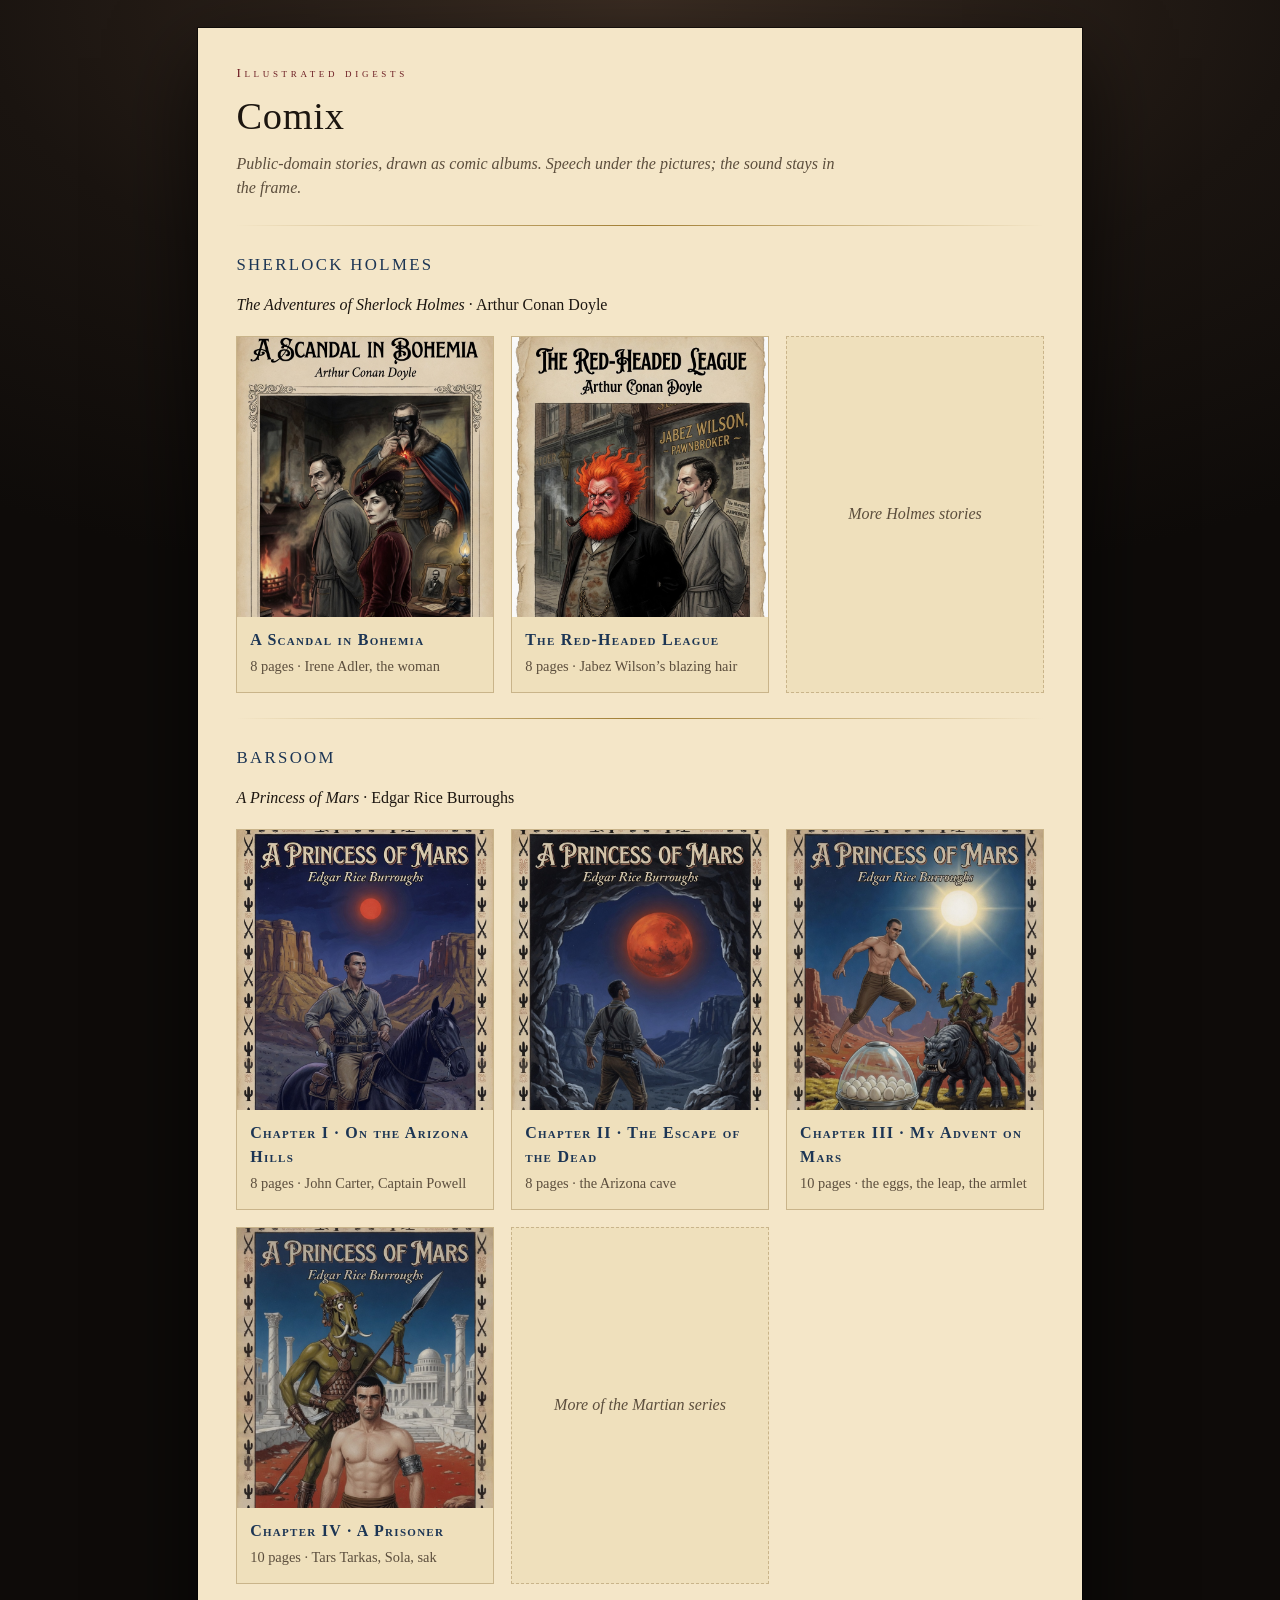
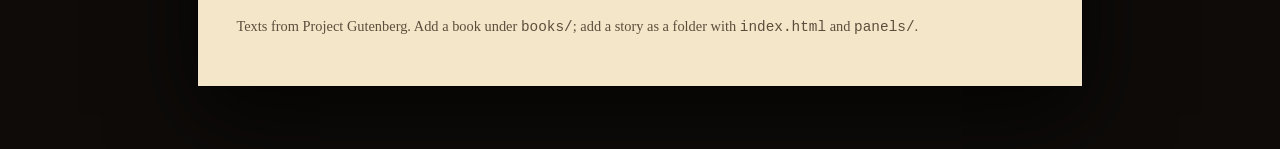
<file: index.html>
<!DOCTYPE html>
<html lang="en">
<head>
<meta charset="utf-8">
<meta name="viewport" content="width=device-width, initial-scale=1">
<title>Comix</title>
<link rel="stylesheet" href="/css/site.css">
</head>
<body>
<div class="wrap">
  <article class="sheet">
    <p class="kicker">Illustrated digests</p>
    <h1>Comix</h1>
    <p class="lede">Public-domain stories, drawn as comic albums. Speech under the pictures; the sound stays in the frame.</p>
    <hr class="rule">

    <h2>Sherlock Holmes</h2>
    <p class="book-head"><em>The Adventures of Sherlock Holmes</em> · Arthur Conan Doyle</p>
    <div class="grid">
      <a class="card" href="/books/sherlock-holmes/a-scandal-in-bohemia/">
        <img src="/books/sherlock-holmes/a-scandal-in-bohemia/panels/00-cover.jpg" alt="A Scandal in Bohemia">
        <div class="meta">
          <strong>A Scandal in Bohemia</strong>
          <span>8 pages · Irene Adler, the woman</span>
        </div>
      </a>
      <a class="card" href="/books/sherlock-holmes/the-red-headed-league/">
        <img src="/books/sherlock-holmes/the-red-headed-league/panels/00-cover.jpg" alt="The Red-Headed League">
        <div class="meta">
          <strong>The Red-Headed League</strong>
          <span>8 pages · Jabez Wilson’s blazing hair</span>
        </div>
      </a>
      <a class="card ghost" href="/books/sherlock-holmes/">
        More Holmes stories
      </a>
    </div>

    <hr class="rule">

    <h2>Barsoom</h2>
    <p class="book-head"><em>A Princess of Mars</em> · Edgar Rice Burroughs</p>
    <div class="grid">
      <a class="card" href="/books/barsoom/a-princess-of-mars/chapter-01/">
        <img src="/books/barsoom/a-princess-of-mars/chapter-01/panels/00-cover.jpg" alt="A Princess of Mars, Chapter I">
        <div class="meta">
          <strong>Chapter I · On the Arizona Hills</strong>
          <span>8 pages · John Carter, Captain Powell</span>
        </div>
      </a>
      <a class="card" href="/books/barsoom/a-princess-of-mars/chapter-02/">
        <img src="/books/barsoom/a-princess-of-mars/chapter-02/panels/00-cover.jpg" alt="A Princess of Mars, Chapter II">
        <div class="meta">
          <strong>Chapter II · The Escape of the Dead</strong>
          <span>8 pages · the Arizona cave</span>
        </div>
      </a>
      <a class="card" href="/books/barsoom/a-princess-of-mars/chapter-03/">
        <img src="/books/barsoom/a-princess-of-mars/chapter-03/panels/00-cover.jpg" alt="A Princess of Mars, Chapter III">
        <div class="meta">
          <strong>Chapter III · My Advent on Mars</strong>
          <span>10 pages · the eggs, the leap, the armlet</span>
        </div>
      </a>
      <a class="card" href="/books/barsoom/a-princess-of-mars/chapter-04/">
        <img src="/books/barsoom/a-princess-of-mars/chapter-04/panels/00-cover.jpg" alt="A Princess of Mars, Chapter IV">
        <div class="meta">
          <strong>Chapter IV · A Prisoner</strong>
          <span>10 pages · Tars Tarkas, Sola, sak</span>
        </div>
      </a>
      <a class="card ghost" href="/books/barsoom/">
        More of the Martian series
      </a>
    </div>

    <footer>
      Texts from Project Gutenberg. Add a book under <code>books/</code>; add a story as a folder with <code>index.html</code> and <code>panels/</code>.
    </footer>
  </article>
</div>
</body>
</html>
</file>
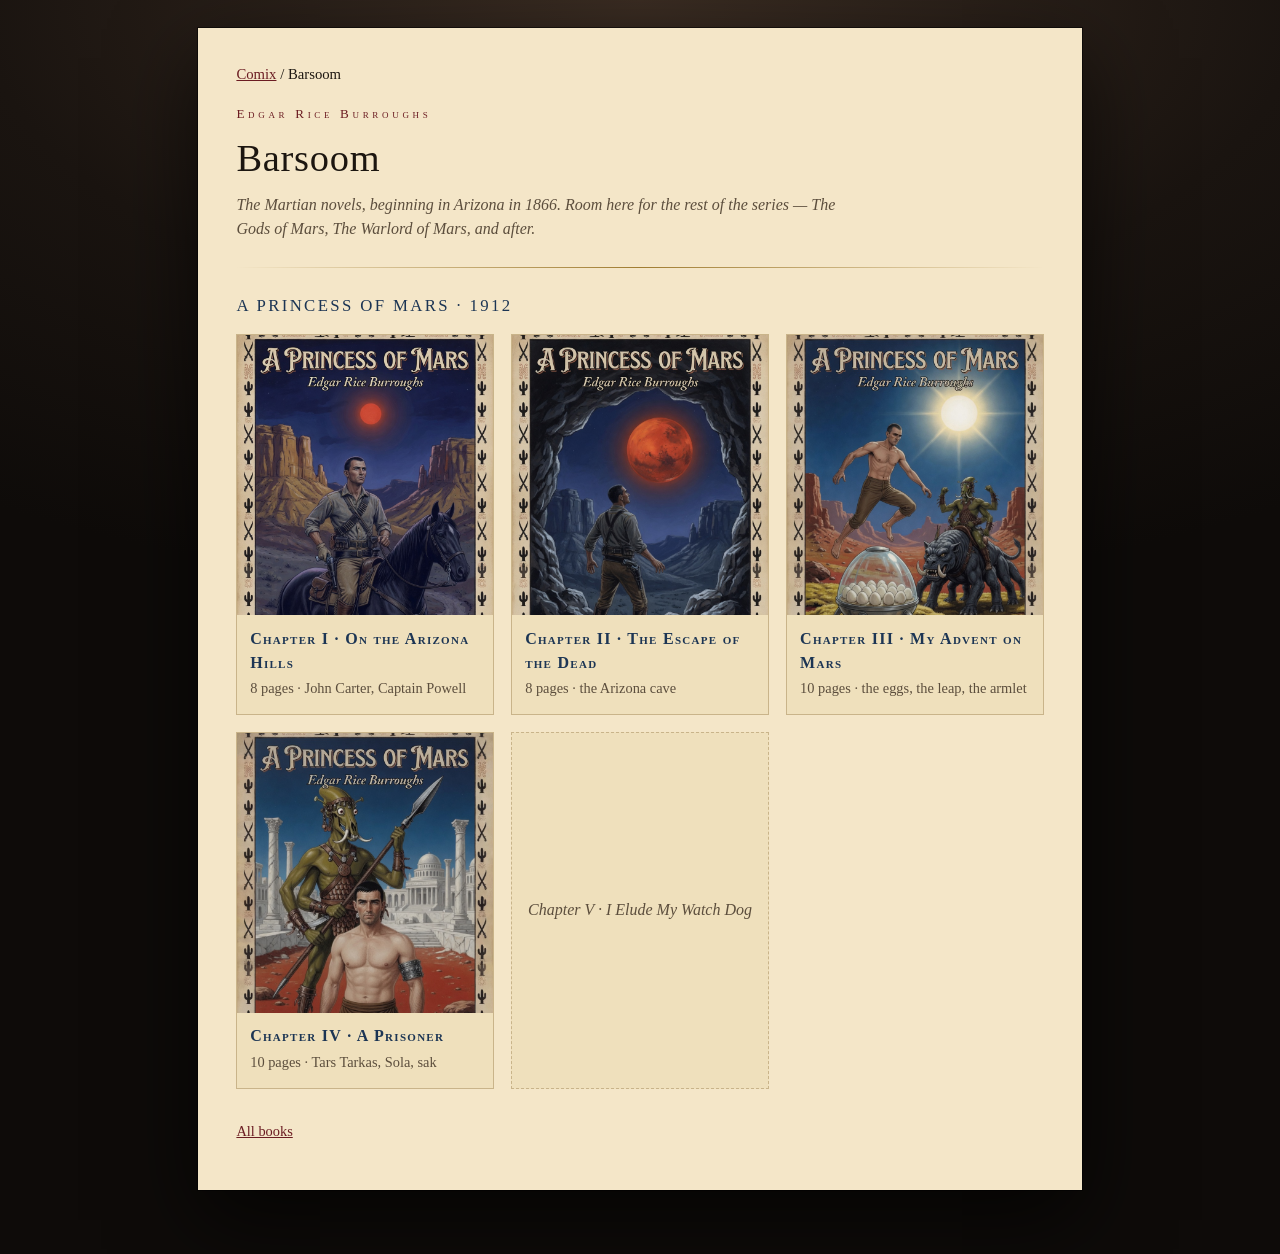
<file: books/barsoom/index.html>
<!DOCTYPE html>
<html lang="en">
<head>
<meta charset="utf-8">
<meta name="viewport" content="width=device-width, initial-scale=1">
<title>Barsoom — Comix</title>
<link rel="stylesheet" href="/css/site.css">
</head>
<body>
<div class="wrap">
  <article class="sheet">
    <p class="crumbs"><a href="/">Comix</a> / Barsoom</p>
    <p class="kicker">Edgar Rice Burroughs</p>
    <h1>Barsoom</h1>
    <p class="lede">The Martian novels, beginning in Arizona in 1866. Room here for the rest of the series — <em>The Gods of Mars</em>, <em>The Warlord of Mars</em>, and after.</p>
    <hr class="rule">
    <h2>A Princess of Mars · 1912</h2>
    <div class="grid">
      <a class="card" href="/books/barsoom/a-princess-of-mars/chapter-01/">
        <img src="/books/barsoom/a-princess-of-mars/chapter-01/panels/00-cover.jpg" alt="A Princess of Mars, Chapter I">
        <div class="meta">
          <strong>Chapter I · On the Arizona Hills</strong>
          <span>8 pages · John Carter, Captain Powell</span>
        </div>
      </a>
      <a class="card" href="/books/barsoom/a-princess-of-mars/chapter-02/">
        <img src="/books/barsoom/a-princess-of-mars/chapter-02/panels/00-cover.jpg" alt="A Princess of Mars, Chapter II">
        <div class="meta">
          <strong>Chapter II · The Escape of the Dead</strong>
          <span>8 pages · the Arizona cave</span>
        </div>
      </a>
      <a class="card" href="/books/barsoom/a-princess-of-mars/chapter-03/">
        <img src="/books/barsoom/a-princess-of-mars/chapter-03/panels/00-cover.jpg" alt="A Princess of Mars, Chapter III">
        <div class="meta">
          <strong>Chapter III · My Advent on Mars</strong>
          <span>10 pages · the eggs, the leap, the armlet</span>
        </div>
      </a>
      <a class="card" href="/books/barsoom/a-princess-of-mars/chapter-04/">
        <img src="/books/barsoom/a-princess-of-mars/chapter-04/panels/00-cover.jpg" alt="A Princess of Mars, Chapter IV">
        <div class="meta">
          <strong>Chapter IV · A Prisoner</strong>
          <span>10 pages · Tars Tarkas, Sola, sak</span>
        </div>
      </a>
      <div class="card ghost">Chapter V · I Elude My Watch Dog</div>
    </div>
    <footer><a href="/">All books</a></footer>
  </article>
</div>
</body>
</html>
</file>
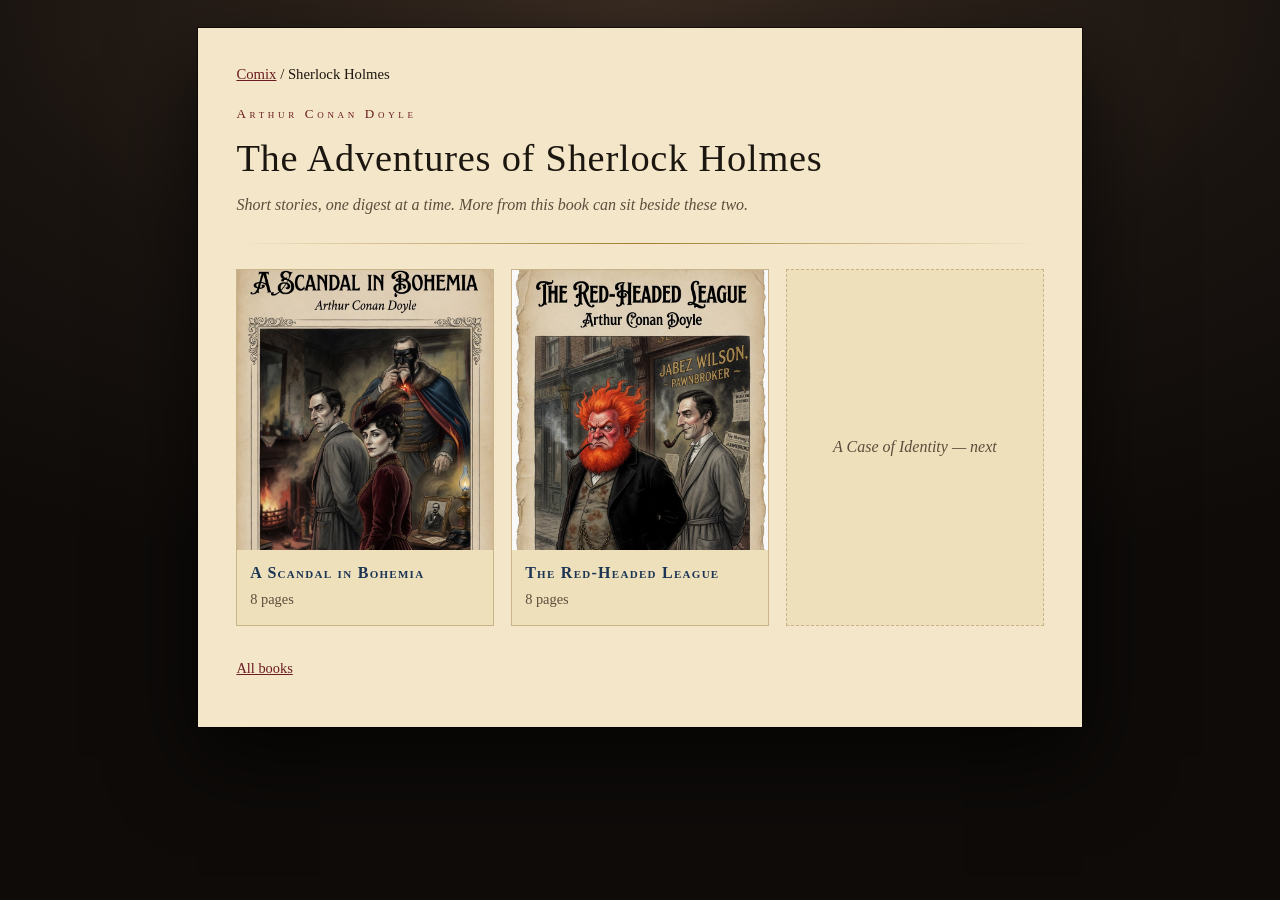
<file: books/sherlock-holmes/index.html>
<!DOCTYPE html>
<html lang="en">
<head>
<meta charset="utf-8">
<meta name="viewport" content="width=device-width, initial-scale=1">
<title>Sherlock Holmes — Comix</title>
<link rel="stylesheet" href="/css/site.css">
</head>
<body>
<div class="wrap">
  <article class="sheet">
    <p class="crumbs"><a href="/">Comix</a> / Sherlock Holmes</p>
    <p class="kicker">Arthur Conan Doyle</p>
    <h1>The Adventures of Sherlock Holmes</h1>
    <p class="lede">Short stories, one digest at a time. More from this book can sit beside these two.</p>
    <hr class="rule">
    <div class="grid">
      <a class="card" href="/books/sherlock-holmes/a-scandal-in-bohemia/">
        <img src="/books/sherlock-holmes/a-scandal-in-bohemia/panels/00-cover.jpg" alt="A Scandal in Bohemia">
        <div class="meta">
          <strong>A Scandal in Bohemia</strong>
          <span>8 pages</span>
        </div>
      </a>
      <a class="card" href="/books/sherlock-holmes/the-red-headed-league/">
        <img src="/books/sherlock-holmes/the-red-headed-league/panels/00-cover.jpg" alt="The Red-Headed League">
        <div class="meta">
          <strong>The Red-Headed League</strong>
          <span>8 pages</span>
        </div>
      </a>
      <div class="card ghost">A Case of Identity — next</div>
    </div>
    <footer><a href="/">All books</a></footer>
  </article>
</div>
</body>
</html>
</file>
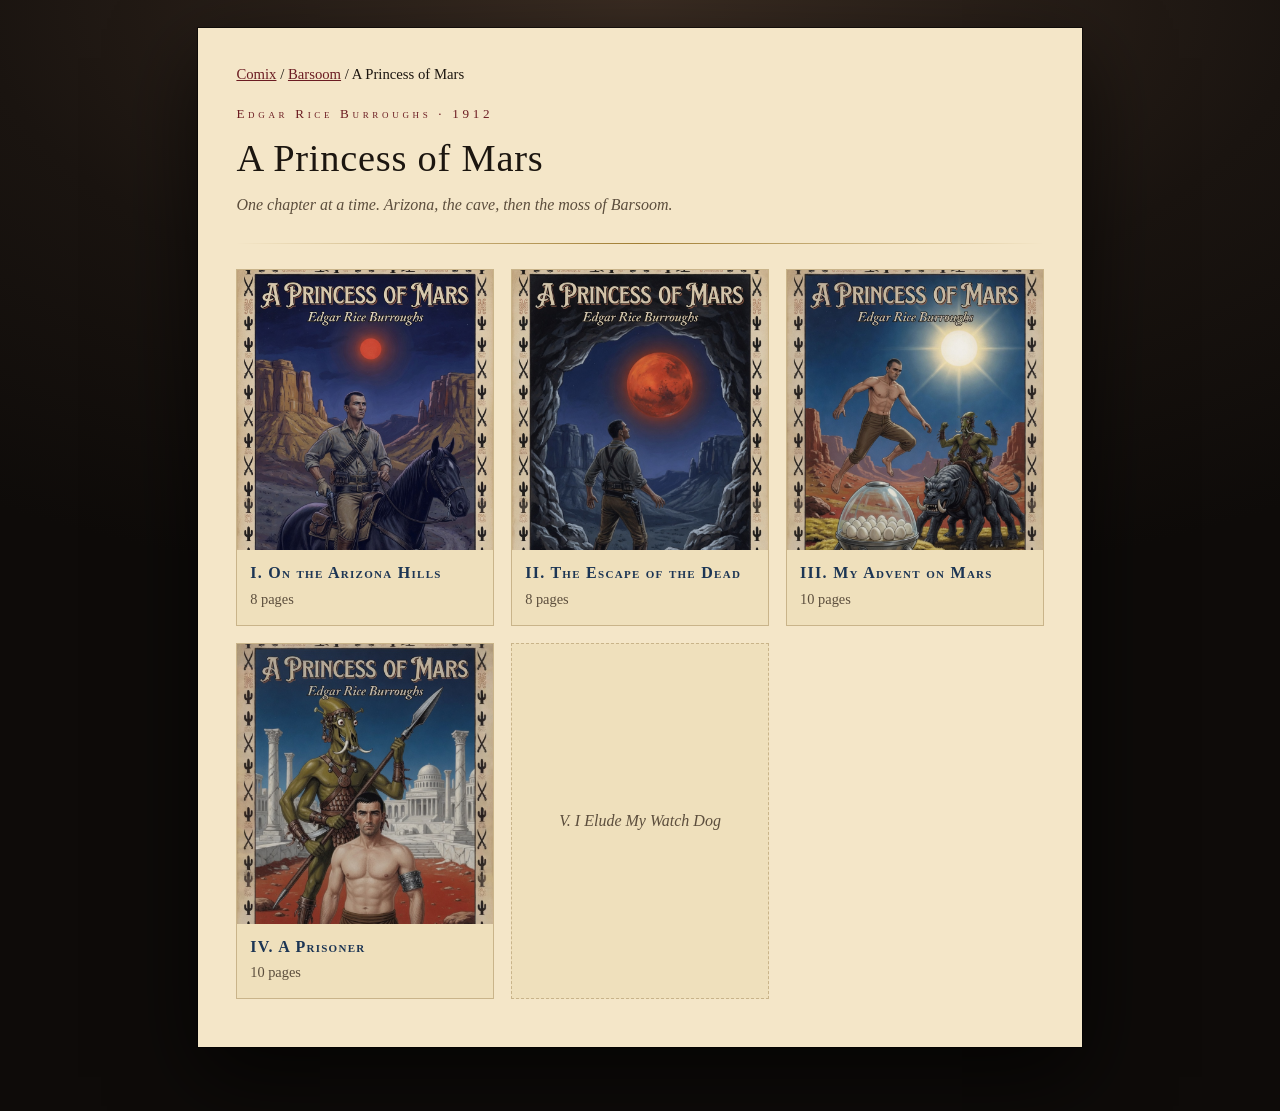
<file: books/barsoom/a-princess-of-mars/index.html>
<!DOCTYPE html>
<html lang="en">
<head>
<meta charset="utf-8">
<meta name="viewport" content="width=device-width, initial-scale=1">
<title>A Princess of Mars — Comix</title>
<link rel="stylesheet" href="/css/site.css">
</head>
<body>
<div class="wrap">
  <article class="sheet">
    <p class="crumbs"><a href="/">Comix</a> / <a href="/books/barsoom/">Barsoom</a> / A Princess of Mars</p>
    <p class="kicker">Edgar Rice Burroughs · 1912</p>
    <h1>A Princess of Mars</h1>
    <p class="lede">One chapter at a time. Arizona, the cave, then the moss of Barsoom.</p>
    <hr class="rule">
    <div class="grid">
      <a class="card" href="/books/barsoom/a-princess-of-mars/chapter-01/">
        <img src="/books/barsoom/a-princess-of-mars/chapter-01/panels/00-cover.jpg" alt="Chapter I">
        <div class="meta">
          <strong>I. On the Arizona Hills</strong>
          <span>8 pages</span>
        </div>
      </a>
      <a class="card" href="/books/barsoom/a-princess-of-mars/chapter-02/">
        <img src="/books/barsoom/a-princess-of-mars/chapter-02/panels/00-cover.jpg" alt="Chapter II">
        <div class="meta">
          <strong>II. The Escape of the Dead</strong>
          <span>8 pages</span>
        </div>
      </a>
      <a class="card" href="/books/barsoom/a-princess-of-mars/chapter-03/">
        <img src="/books/barsoom/a-princess-of-mars/chapter-03/panels/00-cover.jpg" alt="Chapter III">
        <div class="meta">
          <strong>III. My Advent on Mars</strong>
          <span>10 pages</span>
        </div>
      </a>
      <a class="card" href="/books/barsoom/a-princess-of-mars/chapter-04/">
        <img src="/books/barsoom/a-princess-of-mars/chapter-04/panels/00-cover.jpg" alt="Chapter IV">
        <div class="meta">
          <strong>IV. A Prisoner</strong>
          <span>10 pages</span>
        </div>
      </a>
      <div class="card ghost">V. I Elude My Watch Dog</div>
    </div>
  </article>
</div>
</body>
</html>
</file>
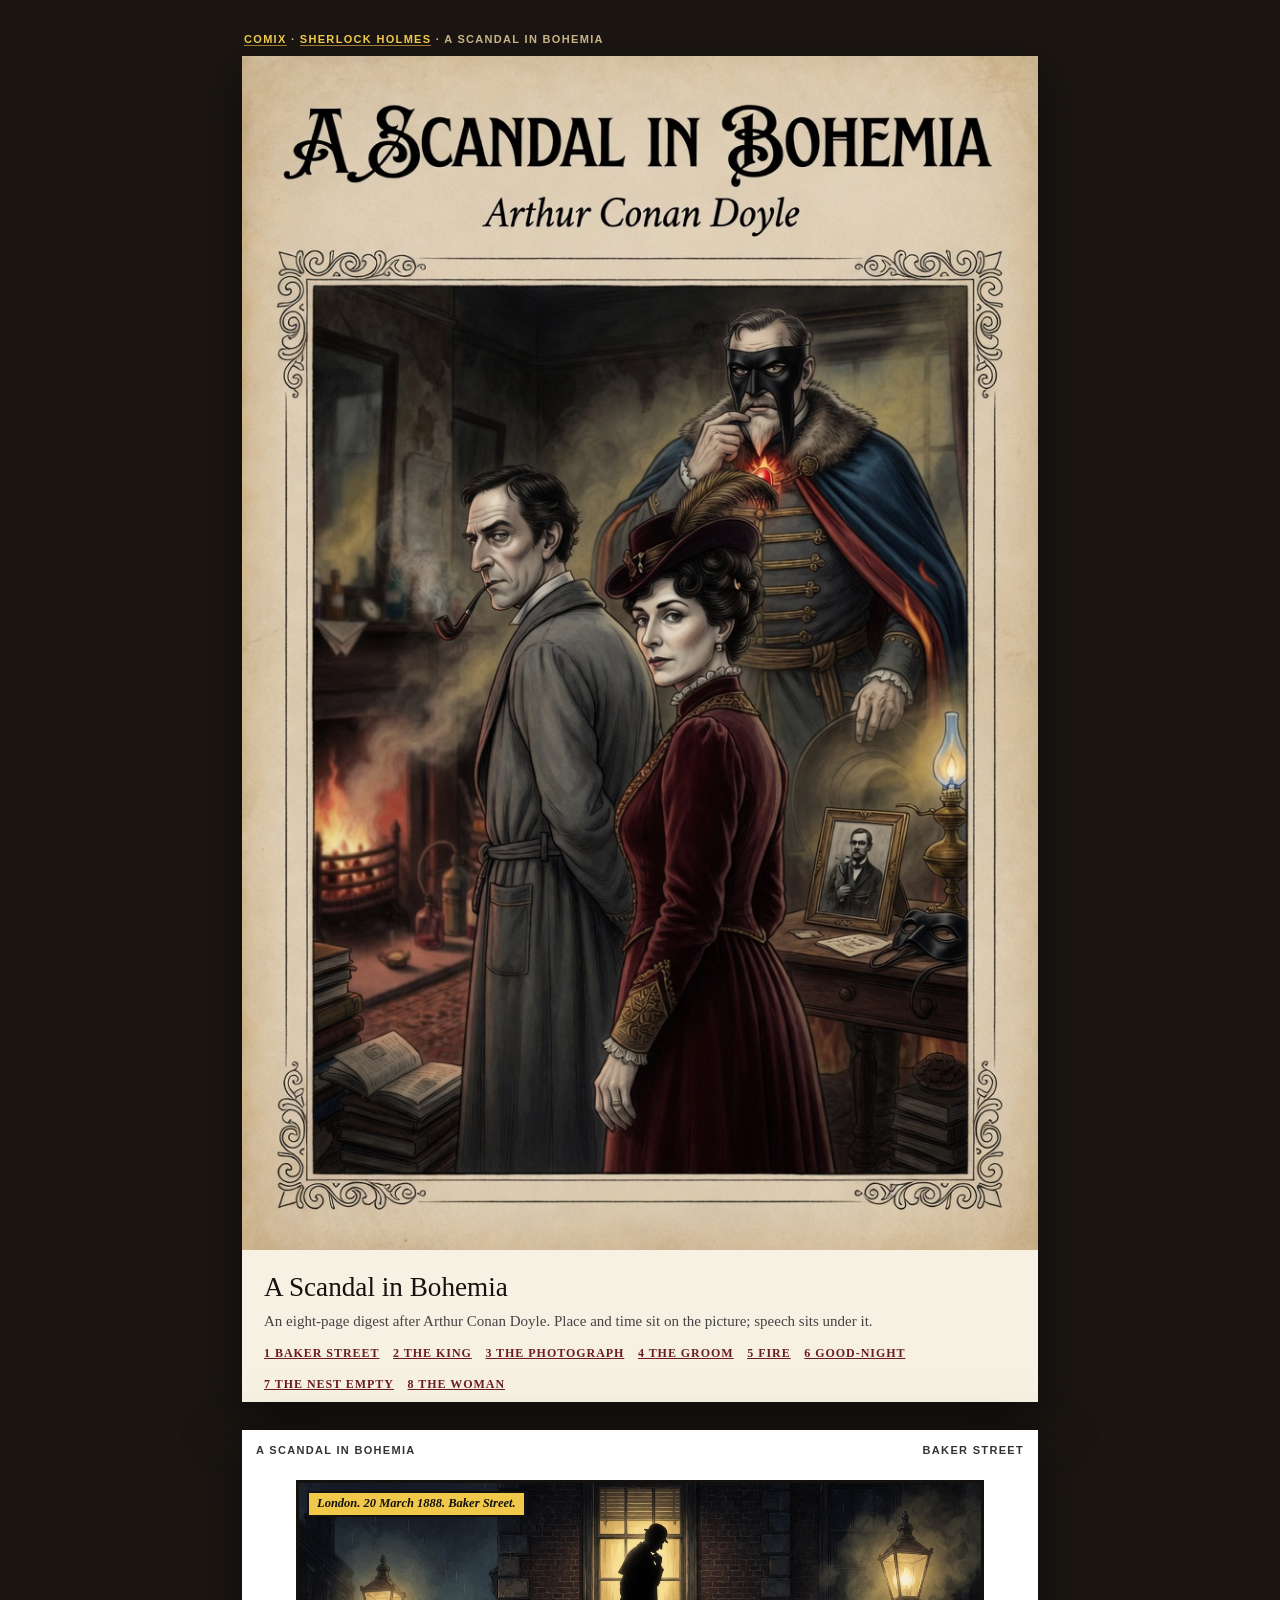
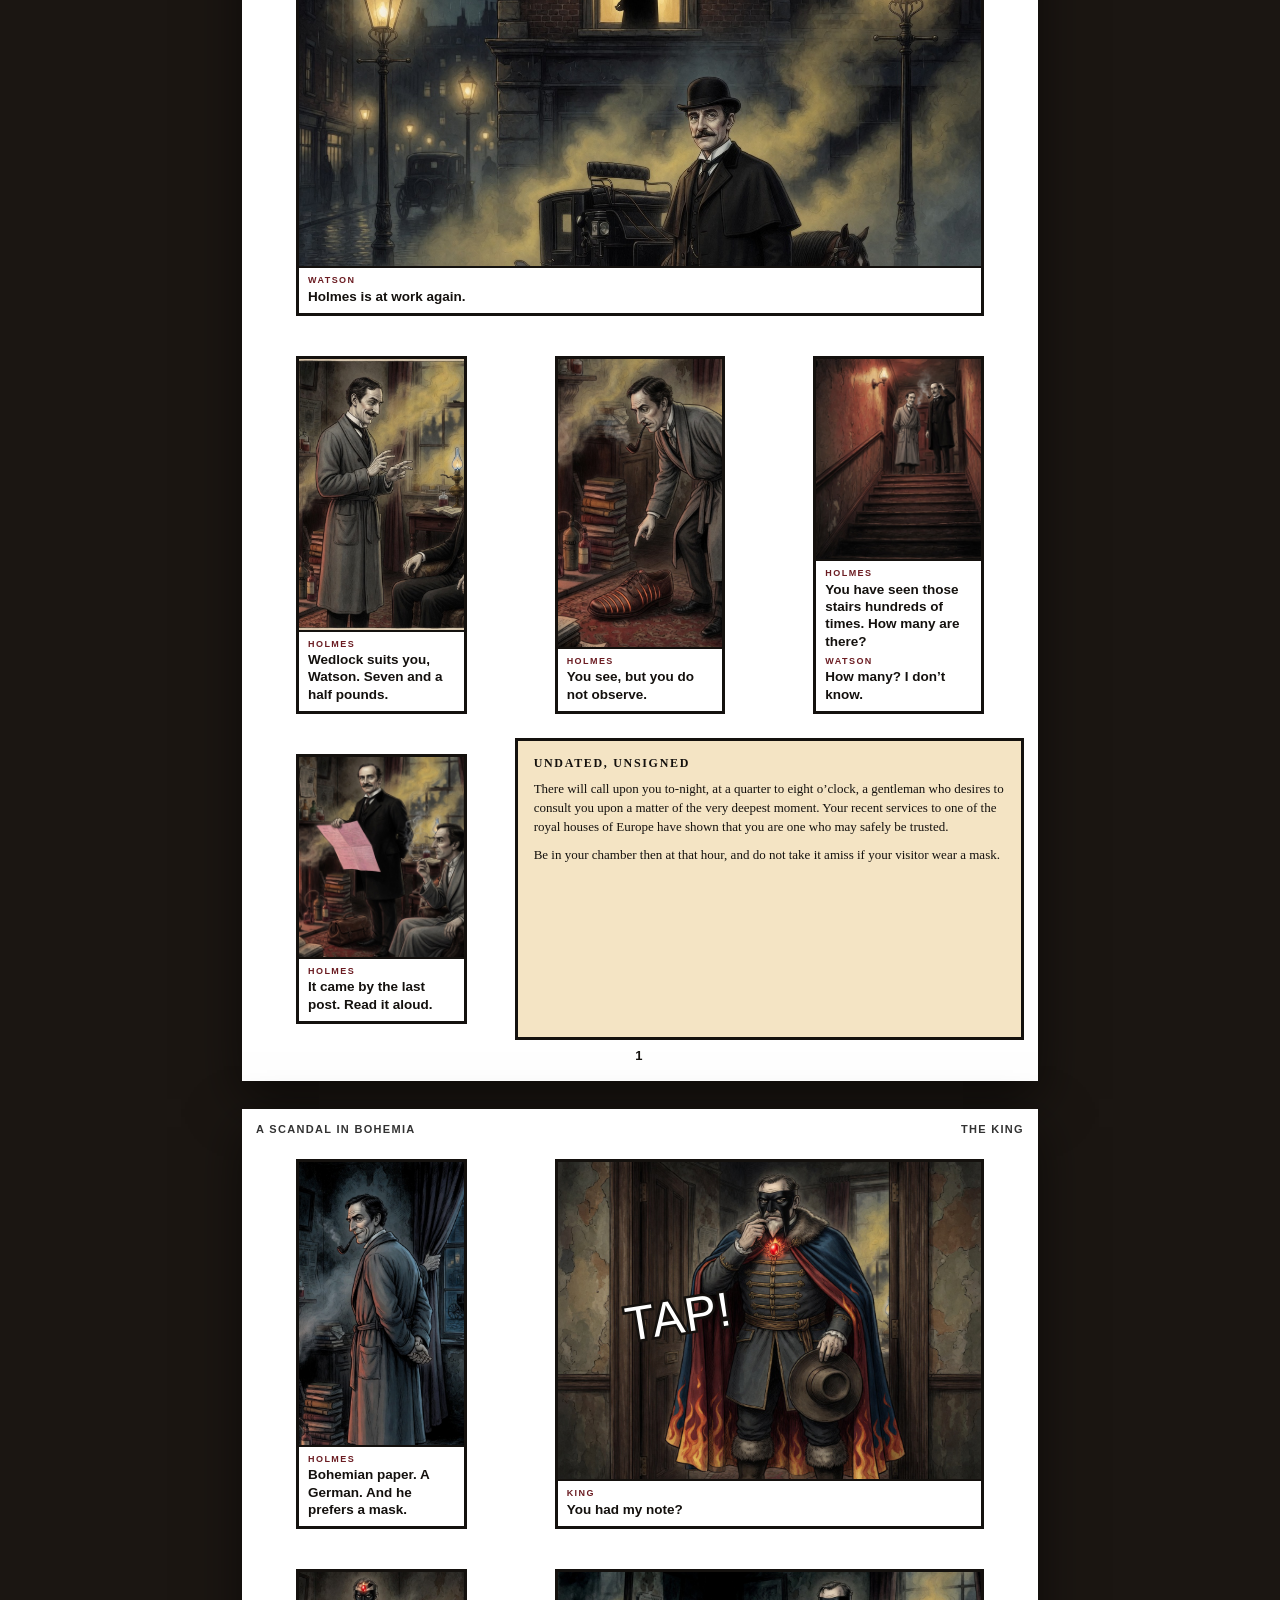
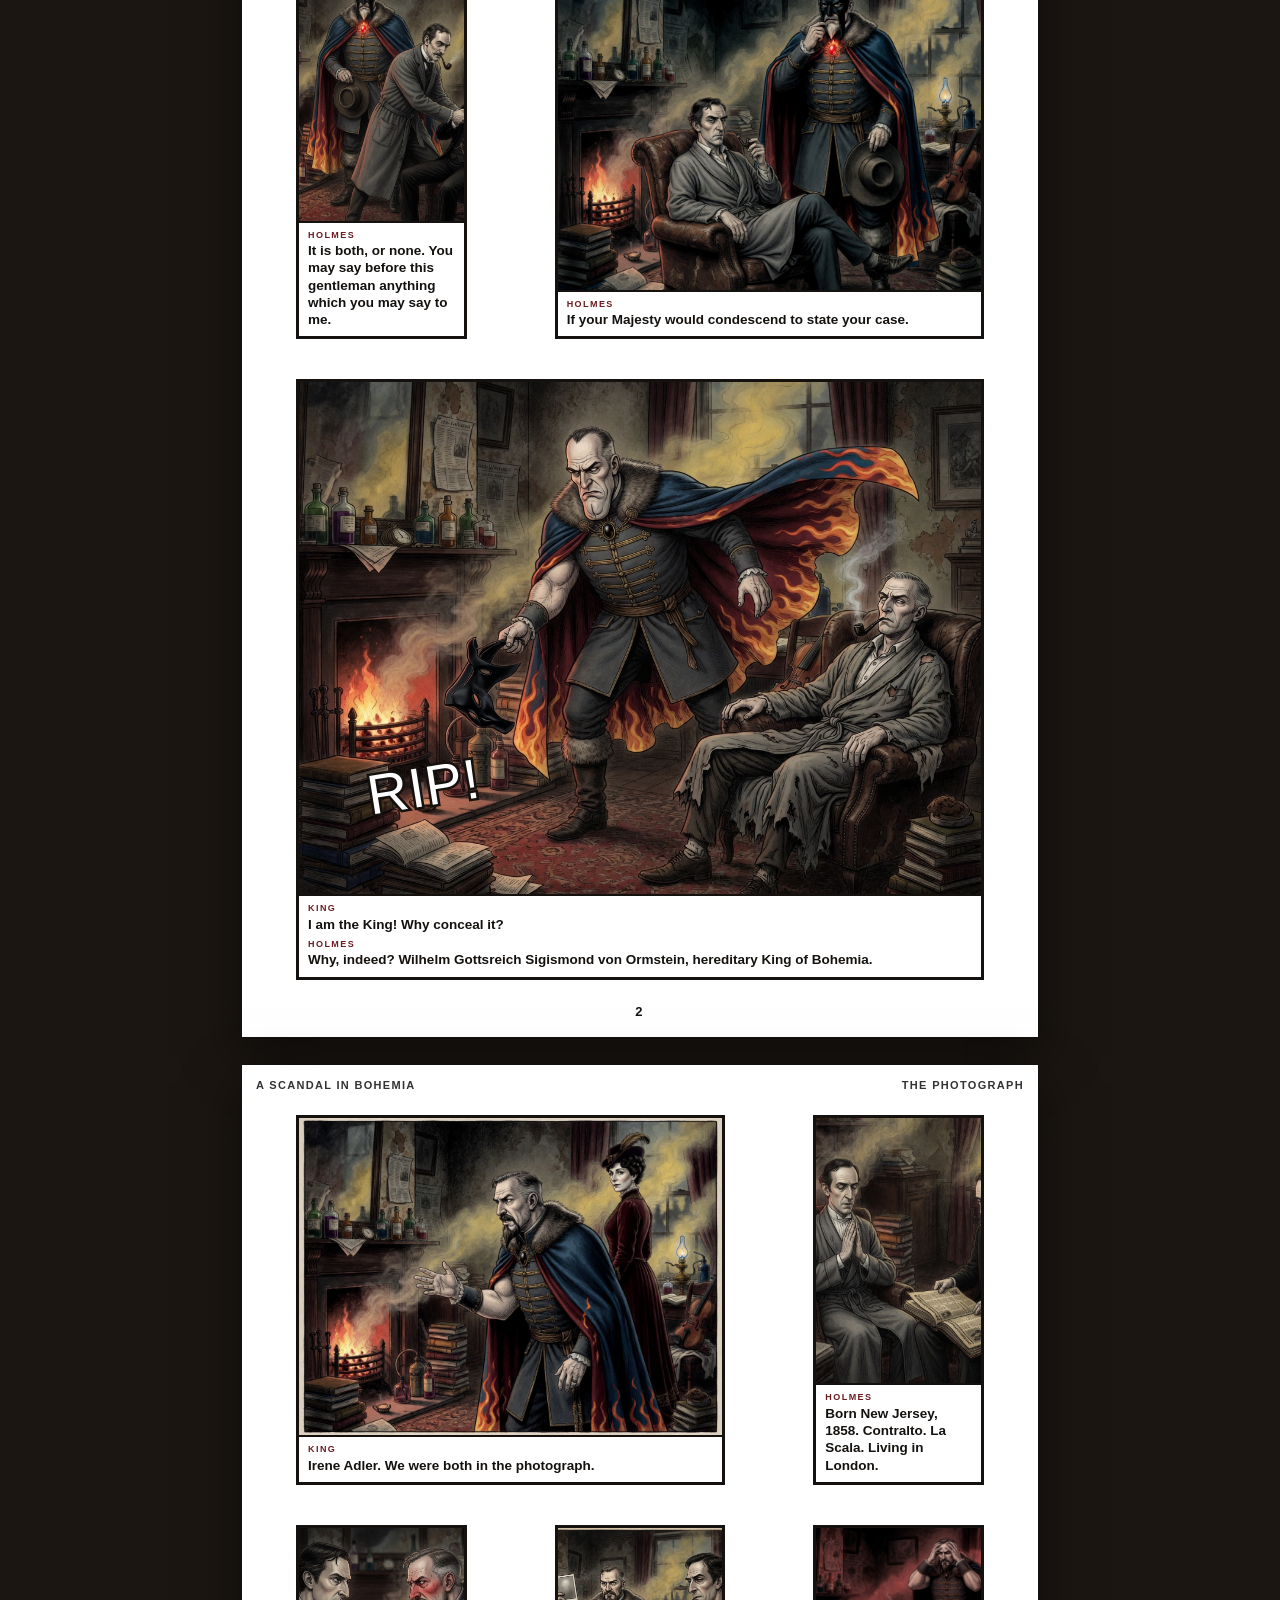
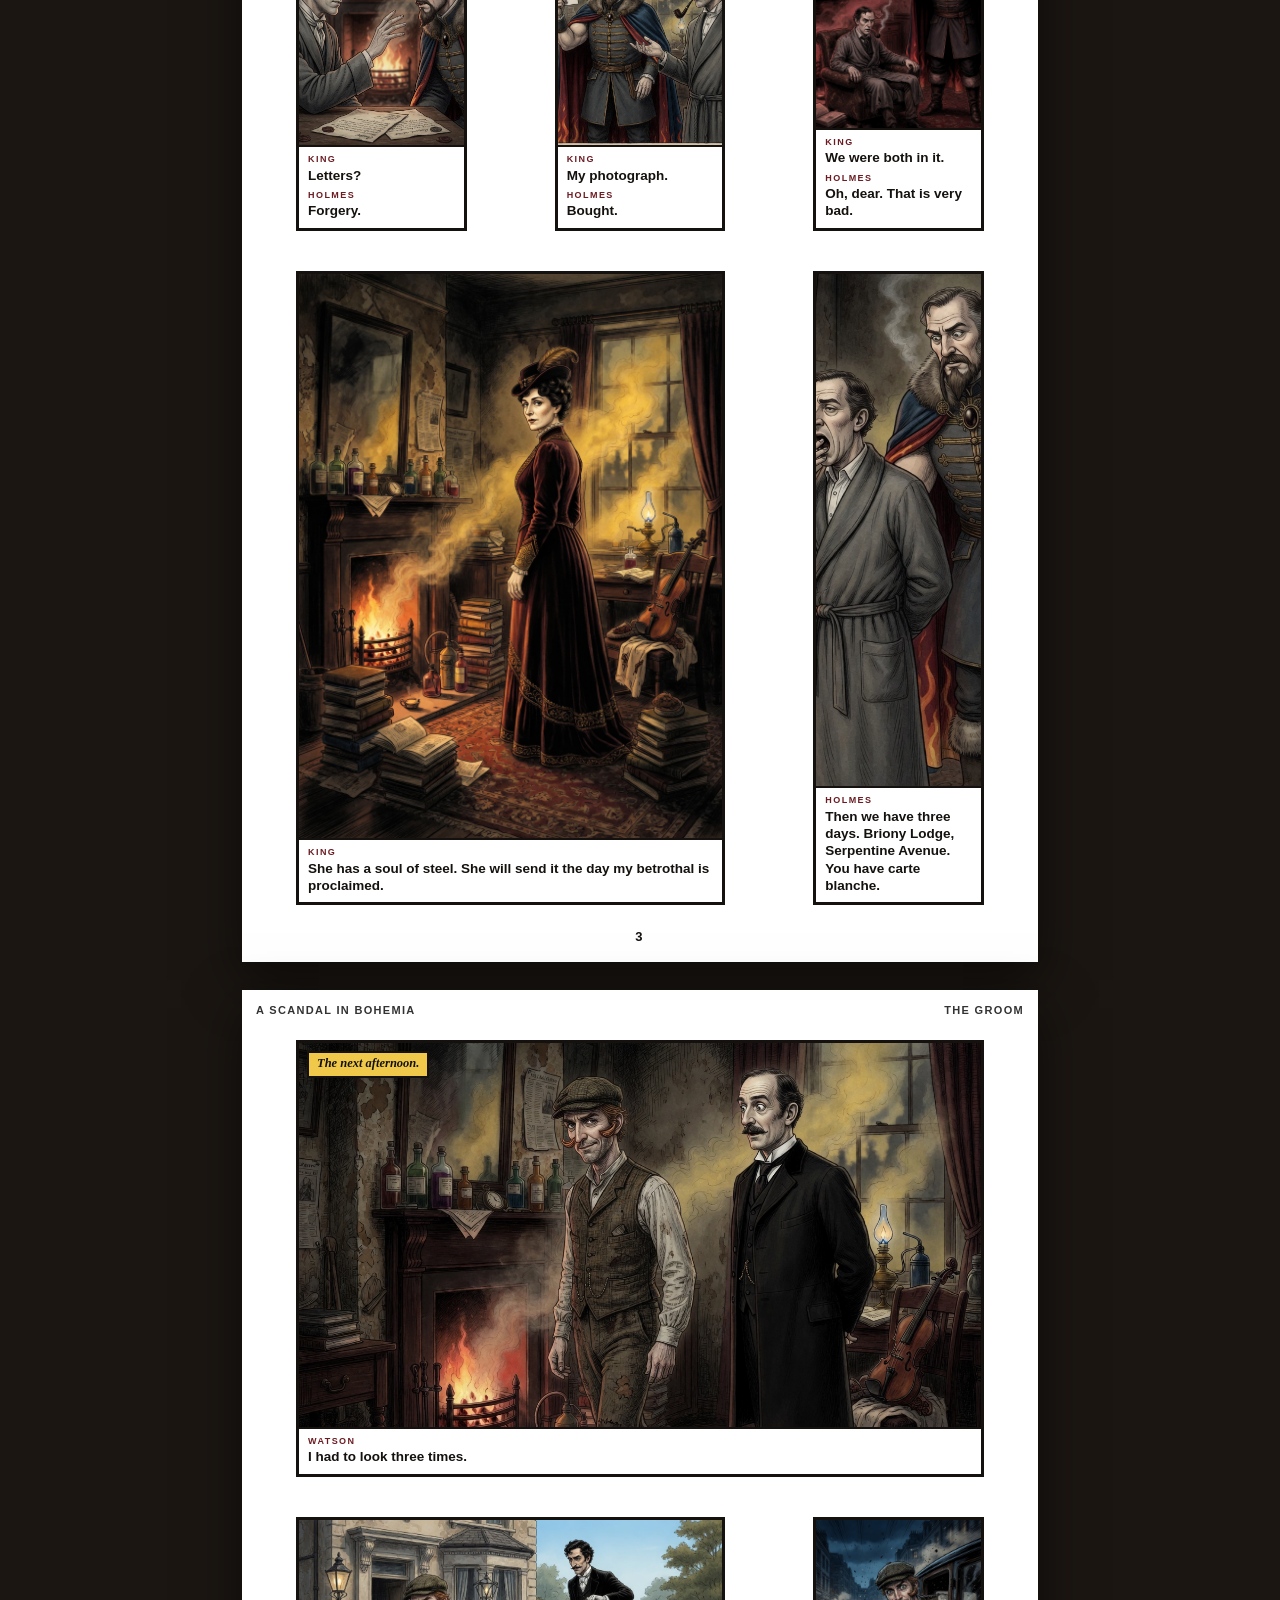
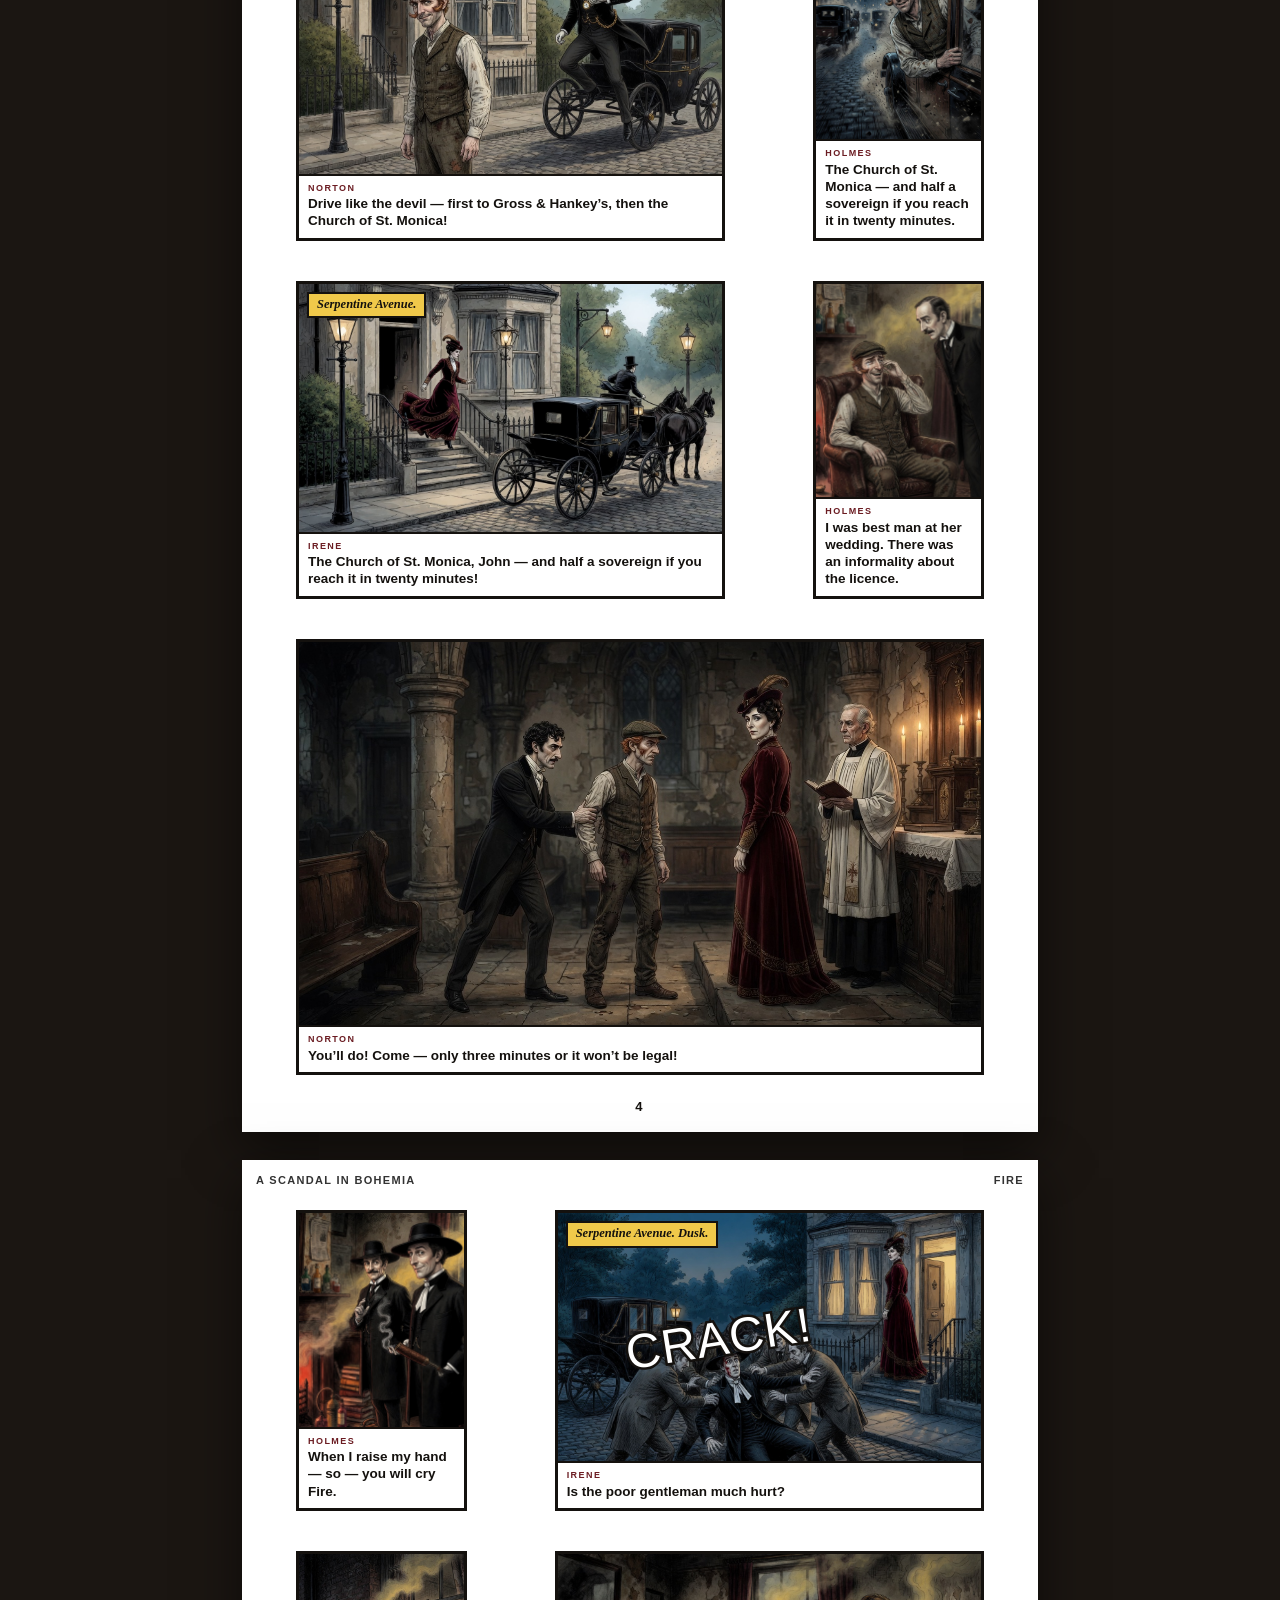
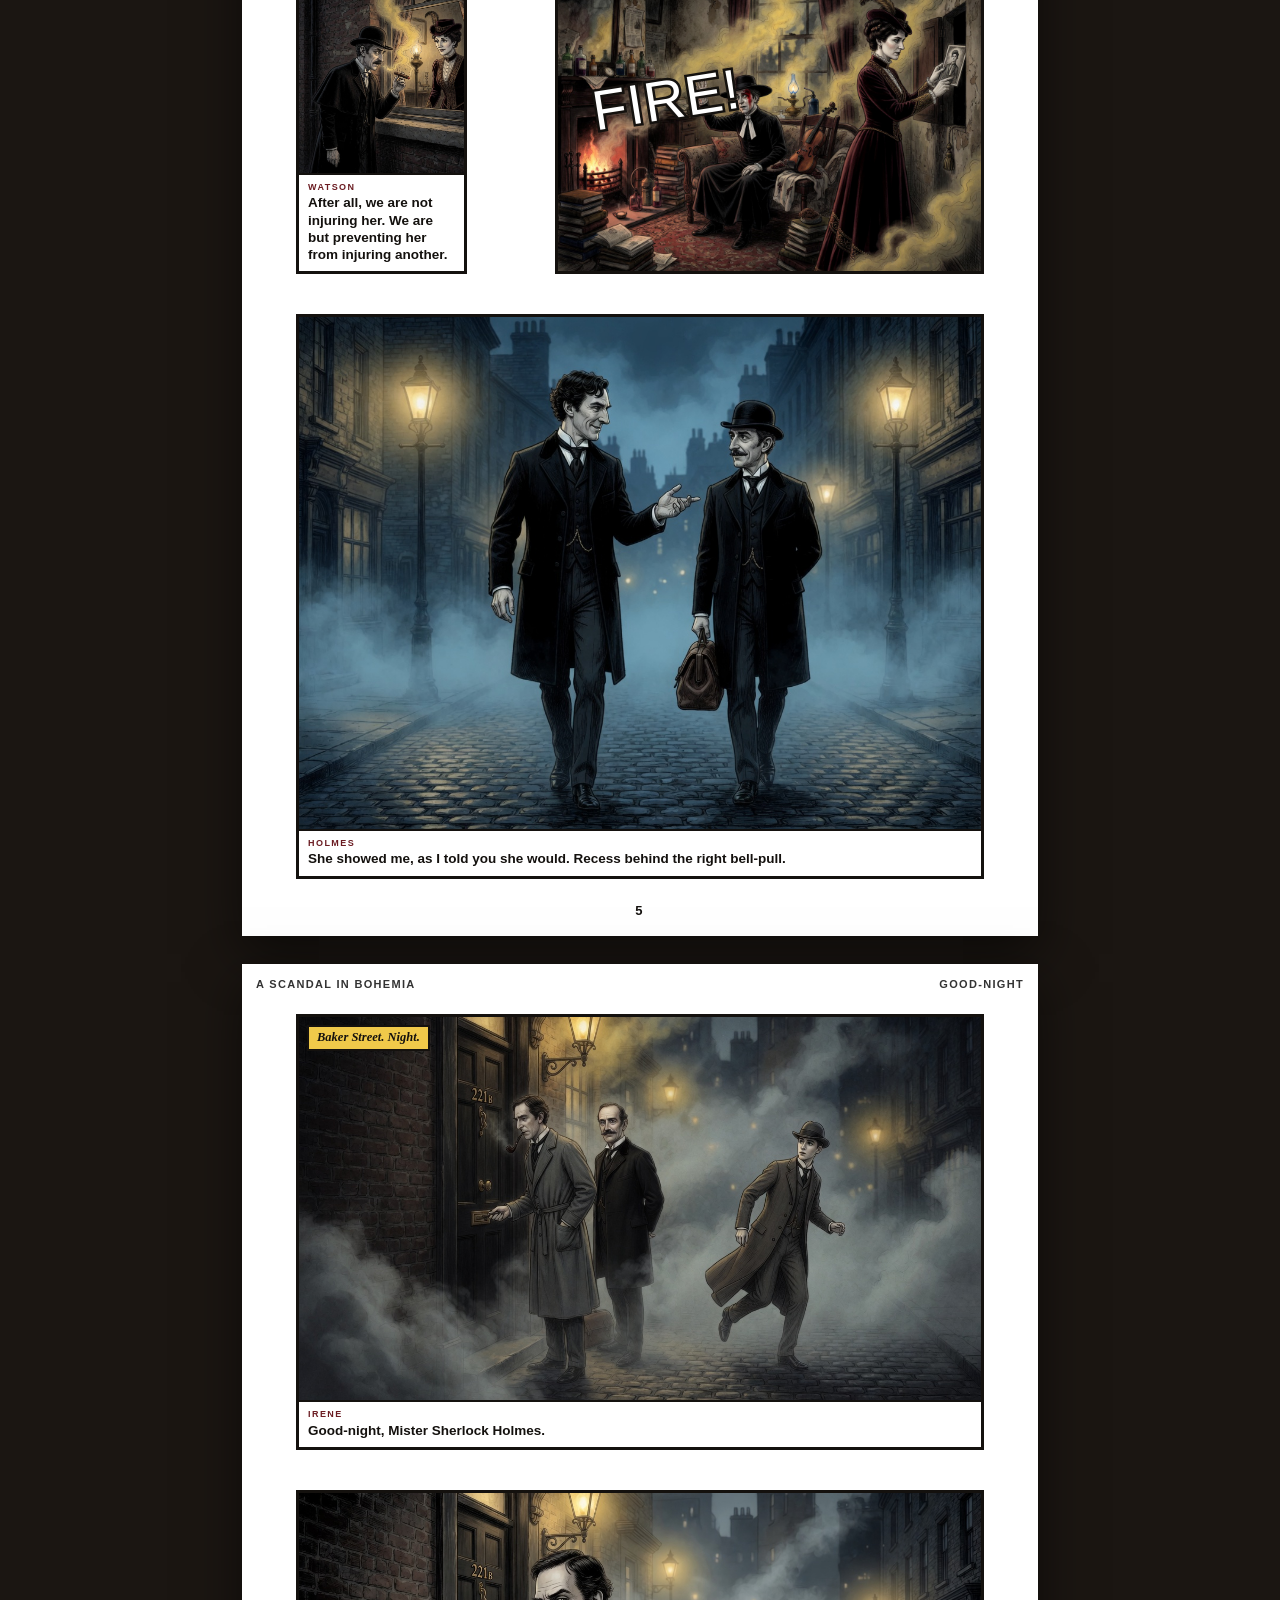
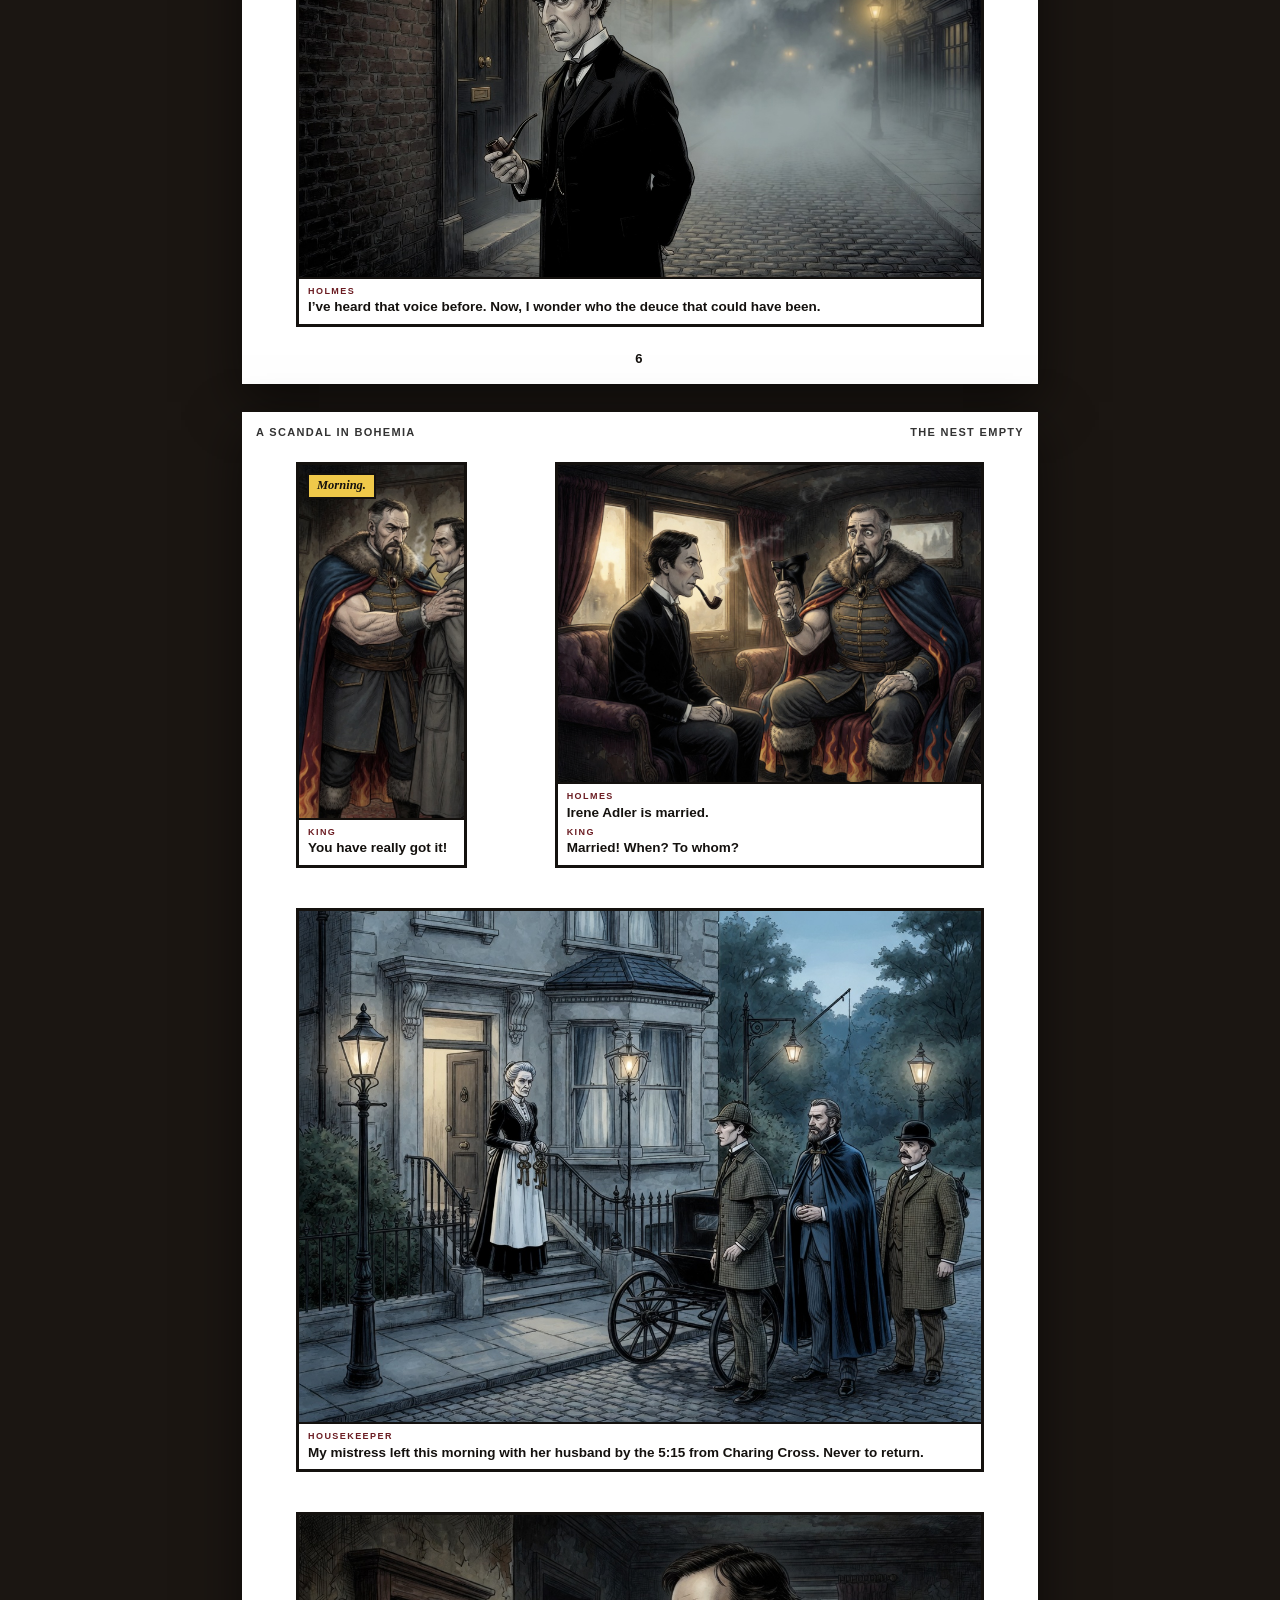
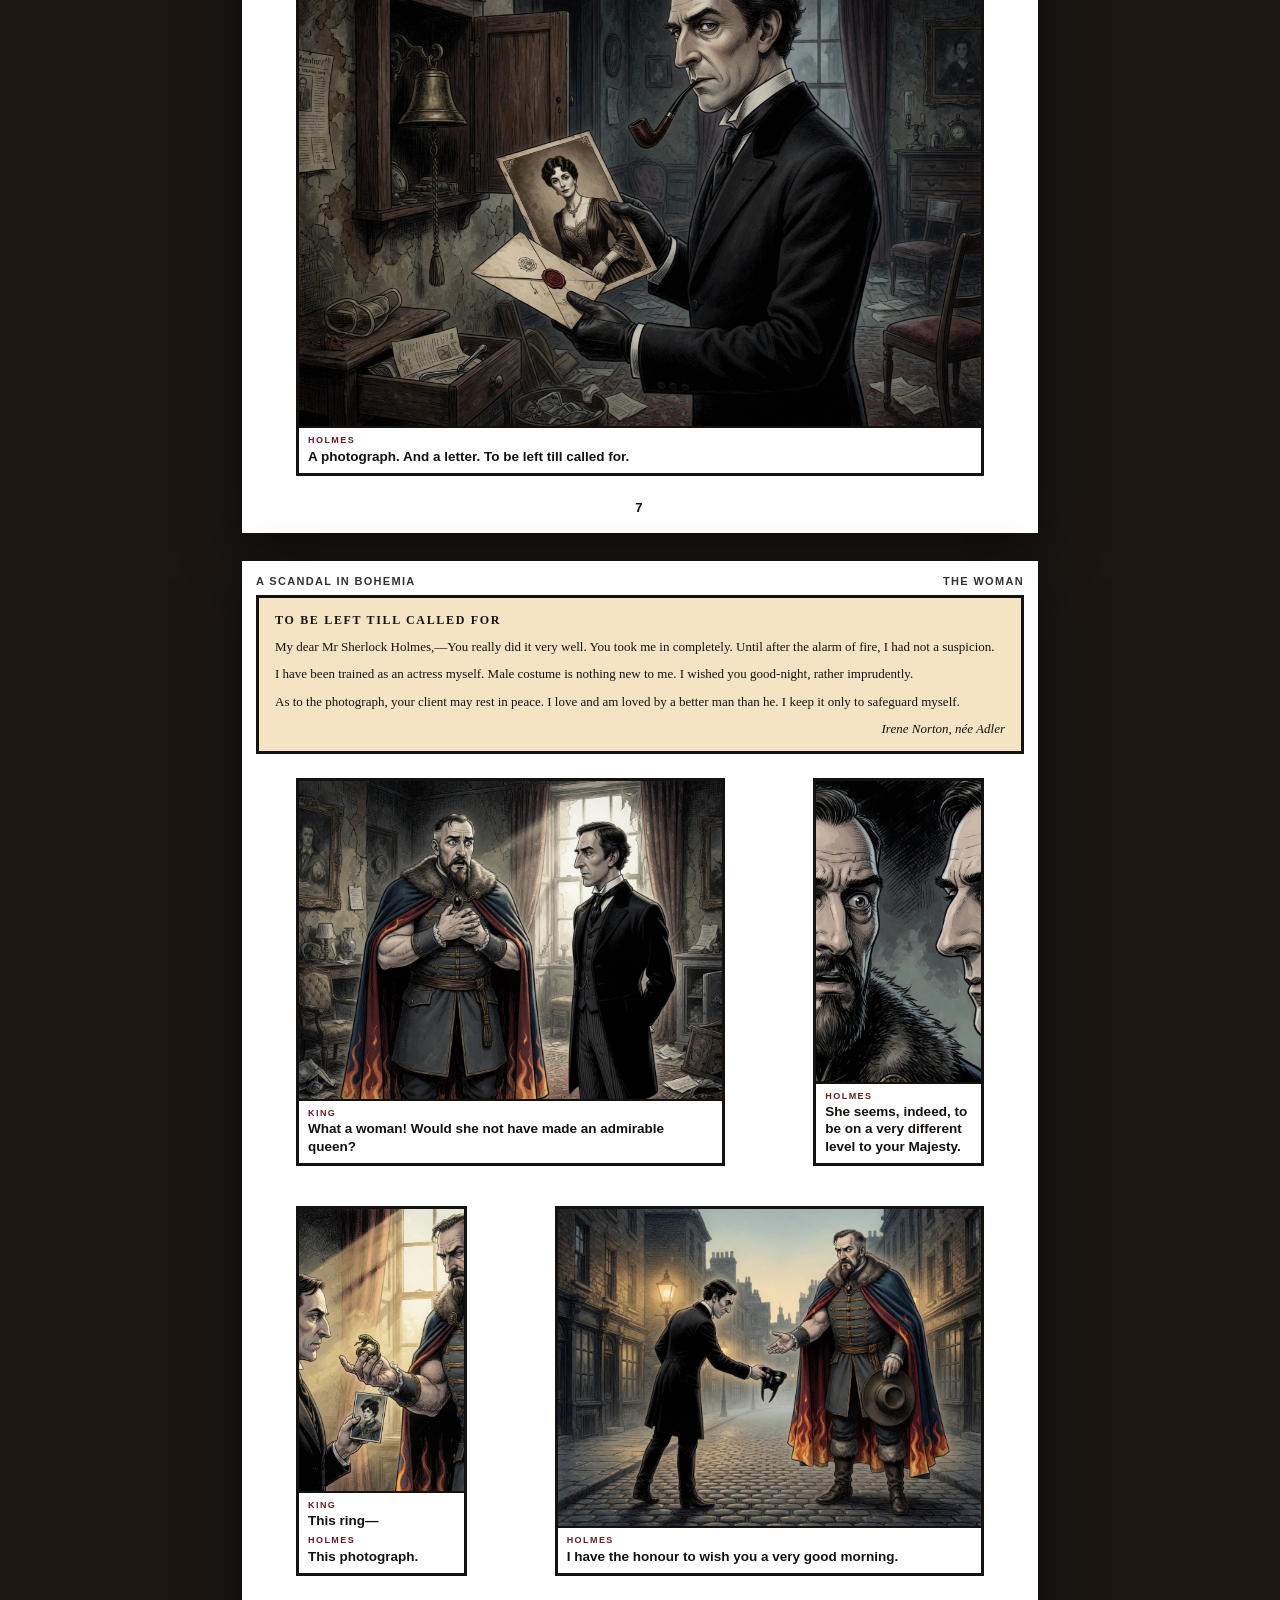
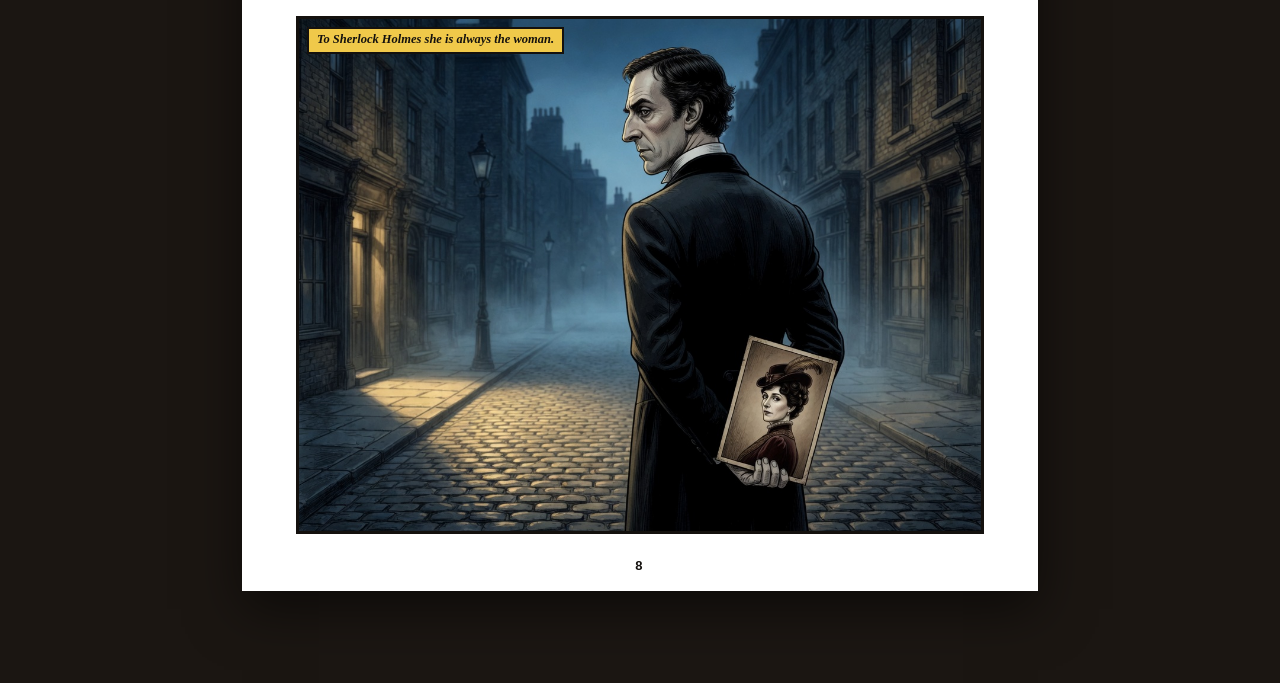
<file: books/sherlock-holmes/a-scandal-in-bohemia/index.html>
<!DOCTYPE html>
<html lang="en">
<head>
<meta charset="utf-8">
<meta name="viewport" content="width=device-width, initial-scale=1">
<title>A Scandal in Bohemia — a comic digest</title>
<style>
:root {
  --ink: #14110e;
  --paper: #f7f1e4;
  --cap: #f0c94a;
  --gutter: 8px;
  --name: #6b1c22;
}
* { box-sizing: border-box; }
body {
  margin: 0;
  background: #1b1612;
  color: var(--ink);
  font-family: "Trebuchet MS", "Gill Sans", "Century Gothic", sans-serif;
}
.stage { max-width: 820px; margin: 0 auto; padding: 24px 12px 64px; }
.page {
  background: #fff;
  padding: 14px 14px 18px;
  margin: 0 0 28px;
  box-shadow: 0 18px 50px #0008;
}
.running {
  display: flex;
  justify-content: space-between;
  align-items: baseline;
  font-weight: 800;
  letter-spacing: .12em;
  text-transform: uppercase;
  font-size: 11px;
  margin: 0 0 8px;
  color: #333;
}
.grid {
  display: grid;
  grid-template-columns: 1fr 1fr 1fr;
  gap: var(--gutter);
  align-items: stretch;
}
.panel {
  display: flex;
  flex-direction: column;
  border: 3px solid var(--ink);
  background: #fff;
  min-width: 0;
  min-height: 0;
}
.art {
  position: relative;
  background: #0d0b09;
  flex: 1 1 auto;
  overflow: hidden;
}
.art img {
  width: 100%;
  height: 100%;
  min-height: 200px;
  object-fit: cover;
  object-position: center 22%;
  display: block;
}
.wide .art img { min-height: 248px; object-position: center 40%; }
.span2 { grid-column: span 2; }
.span3 { grid-column: 1 / -1; }
.cap {
  position: absolute;
  top: 8px; left: 8px;
  background: var(--cap);
  border: 2px solid var(--ink);
  padding: 3px 8px 4px;
  font-family: Georgia, "Times New Roman", serif;
  font-style: italic;
  font-weight: 700;
  font-size: 12.5px;
  line-height: 1.25;
  z-index: 3;
  max-width: 62%;
}
.sfx {
  position: absolute;
  font-family: Impact, Haettenschweiler, "Arial Black", sans-serif;
  font-size: 48px;
  line-height: .9;
  color: #fff;
  -webkit-text-stroke: 5px var(--ink);
  paint-order: stroke fill;
  transform: rotate(-9deg);
  z-index: 5;
  pointer-events: none;
  letter-spacing: .02em;
}
.sfx.mid { left: 16%; top: 42%; }
.sfx.fire { left: 8%; top: 38%; font-size: 56px; }
.sfx.low { left: 10%; bottom: 16%; font-size: 56px; }
.talk {
  flex: 0 0 auto;
  background: #fff;
  border-top: 2px solid var(--ink);
  padding: 7px 9px 8px;
  font-size: 13.5px;
  line-height: 1.28;
  font-weight: 700;
}
.talk p { margin: 0 0 6px; }
.talk p:last-child { margin: 0; }
.talk b {
  display: block;
  font-size: 9px;
  letter-spacing: .16em;
  text-transform: uppercase;
  color: var(--name);
  font-weight: 800;
  margin: 0 0 1px;
}
.pageno {
  text-align: center;
  font-weight: 800;
  font-size: 13px;
  margin-top: 8px;
  letter-spacing: .16em;
}
.letter {
  background: #f4e4c4;
  border: 3px solid var(--ink);
  padding: 14px 16px 12px;
  font-family: Georgia, "Times New Roman", serif;
  font-size: 13px;
  line-height: 1.45;
}
.letter h3 {
  margin: 0 0 .5rem;
  font-size: 12px;
  letter-spacing: .14em;
  text-transform: uppercase;
}
.letter p { margin: 0 0 .55rem; }
.letter .sign { text-align: right; font-style: italic; margin: 0; }
.cover { padding: 0; background: var(--paper); }
.cover img { width: 100%; height: auto; display: block; }
.intro {
  padding: 18px 22px 8px;
  font-family: Georgia, serif;
  font-size: 15px;
  line-height: 1.45;
}
.intro h1 { font-weight: 400; font-size: 1.7rem; margin: 0 0 .2rem; }
.intro p { margin: 0 0 .8rem; color: #444; }
nav.toc {
  display: flex; gap: .85rem; flex-wrap: wrap;
  font-size: 12px; font-weight: 800; letter-spacing: .08em; text-transform: uppercase;
}
nav.toc a { color: #6b1c22; }
@media (max-width: 640px) {
  .grid { grid-template-columns: 1fr 1fr; }
  .span2, .span3 { grid-column: 1 / -1; }
  .art img { min-height: 170px; }
}

.site-nav {
  font: 800 11px/1.3 "Trebuchet MS", "Gill Sans", sans-serif;
  letter-spacing: .12em;
  text-transform: uppercase;
  padding: 8px 2px 10px;
  color: #c9b48a;
}
.site-nav a { color: #f0c94a; text-decoration: none; border-bottom: 1px solid #a07d32; }
</style>
</head>
<body>
<div class="stage">
<nav class="site-nav"><a href="/">Comix</a> · <a href="/books/sherlock-holmes/">Sherlock Holmes</a> · A Scandal in Bohemia</nav>


<article class="page cover" id="cover">
  <img src="panels/00-cover.jpg" alt="A Scandal in Bohemia">
  <div class="intro">
    <h1>A Scandal in Bohemia</h1>
    <p>An eight-page digest after Arthur Conan Doyle. Place and time sit on the picture; speech sits under it.</p>
    <nav class="toc">
      <a href="#p1">1 Baker Street</a>
      <a href="#p2">2 The King</a>
      <a href="#p3">3 The Photograph</a>
      <a href="#p4">4 The Groom</a>
      <a href="#p5">5 Fire</a>
      <a href="#p6">6 Good-night</a>
      <a href="#p7">7 The Nest Empty</a>
      <a href="#p8">8 The Woman</a>
    </nav>
  </div>
</article>

<!-- 1 -->
<article class="page" id="p1">
  <div class="running"><span>A Scandal in Bohemia</span><span>Baker Street</span></div>
  <div class="grid">

    <figure class="panel span3 wide">
      <div class="art">
        <img src="panels/p1-01.jpg" alt="">
        <div class="cap">London. 20 March 1888. Baker Street.</div>
      </div>
      <figcaption class="talk"><p><b>Watson</b> Holmes is at work again.</p></figcaption>
    </figure>

    <figure class="panel">
      <div class="art"><img src="panels/p1-02.jpg" alt=""></div>
      <figcaption class="talk"><p><b>Holmes</b> Wedlock suits you, Watson. Seven and a half pounds.</p></figcaption>
    </figure>

    <figure class="panel">
      <div class="art"><img src="panels/p1-03.jpg" alt=""></div>
      <figcaption class="talk"><p><b>Holmes</b> You see, but you do not observe.</p></figcaption>
    </figure>

    <figure class="panel">
      <div class="art"><img src="panels/n-steps.jpg" alt=""></div>
      <figcaption class="talk">
        <p><b>Holmes</b> You have seen those stairs hundreds of times. How many are there?</p>
        <p><b>Watson</b> How many? I don’t know.</p>
      </figcaption>
    </figure>

    <figure class="panel">
      <div class="art"><img src="panels/p1-04.jpg" alt=""></div>
      <figcaption class="talk"><p><b>Holmes</b> It came by the last post. Read it aloud.</p></figcaption>
    </figure>

    <div class="letter span2">
      <h3>Undated, unsigned</h3>
      <p>There will call upon you to-night, at a quarter to eight o’clock, a gentleman who desires to consult you upon a matter of the very deepest moment. Your recent services to one of the royal houses of Europe have shown that you are one who may safely be trusted.</p>
      <p>Be in your chamber then at that hour, and do not take it amiss if your visitor wear a mask.</p>
    </div>

  </div>
  <div class="pageno">1</div>
</article>

<!-- 2 -->
<article class="page" id="p2">
  <div class="running"><span>A Scandal in Bohemia</span><span>The King</span></div>
  <div class="grid">

    <figure class="panel">
      <div class="art"><img src="panels/p1-05.jpg" alt=""></div>
      <figcaption class="talk"><p><b>Holmes</b> Bohemian paper. A German. And he prefers a mask.</p></figcaption>
    </figure>

    <figure class="panel span2">
      <div class="art">
        <img src="panels/p1-06.jpg" alt="">
        <div class="sfx mid">TAP!</div>
      </div>
      <figcaption class="talk"><p><b>King</b> You had my note?</p></figcaption>
    </figure>

    <figure class="panel">
      <div class="art"><img src="panels/n-both.jpg" alt=""></div>
      <figcaption class="talk"><p><b>Holmes</b> It is both, or none. You may say before this gentleman anything which you may say to me.</p></figcaption>
    </figure>

    <figure class="panel span2">
      <div class="art"><img src="panels/p1-07.jpg" alt=""></div>
      <figcaption class="talk"><p><b>Holmes</b> If your Majesty would condescend to state your case.</p></figcaption>
    </figure>

    <figure class="panel span3 wide">
      <div class="art">
        <img src="panels/p1-08.jpg" alt="">
        <div class="sfx low">RIP!</div>
      </div>
      <figcaption class="talk">
        <p><b>King</b> I am the King! Why conceal it?</p>
        <p><b>Holmes</b> Why, indeed? Wilhelm Gottsreich Sigismond von Ormstein, hereditary King of Bohemia.</p>
      </figcaption>
    </figure>

  </div>
  <div class="pageno">2</div>
</article>

<!-- 3 -->
<article class="page" id="p3">
  <div class="running"><span>A Scandal in Bohemia</span><span>The Photograph</span></div>
  <div class="grid">

    <figure class="panel span2">
      <div class="art"><img src="panels/p2-01.jpg" alt=""></div>
      <figcaption class="talk"><p><b>King</b> Irene Adler. We were both in the photograph.</p></figcaption>
    </figure>

    <figure class="panel">
      <div class="art"><img src="panels/p2-02.jpg" alt=""></div>
      <figcaption class="talk"><p><b>Holmes</b> Born New Jersey, 1858. Contralto. La Scala. Living in London.</p></figcaption>
    </figure>

    <figure class="panel">
      <div class="art"><img src="panels/p2-03.jpg" alt=""></div>
      <figcaption class="talk">
        <p><b>King</b> Letters?</p>
        <p><b>Holmes</b> Forgery.</p>
      </figcaption>
    </figure>

    <figure class="panel">
      <div class="art"><img src="panels/p2-04.jpg" alt=""></div>
      <figcaption class="talk">
        <p><b>King</b> My photograph.</p>
        <p><b>Holmes</b> Bought.</p>
      </figcaption>
    </figure>

    <figure class="panel">
      <div class="art"><img src="panels/p2-05.jpg" alt=""></div>
      <figcaption class="talk">
        <p><b>King</b> We were both in it.</p>
        <p><b>Holmes</b> Oh, dear. That is very bad.</p>
      </figcaption>
    </figure>

    <figure class="panel span2">
      <div class="art"><img src="panels/p2-06.jpg" alt=""></div>
      <figcaption class="talk"><p><b>King</b> She has a soul of steel. She will send it the day my betrothal is proclaimed.</p></figcaption>
    </figure>

    <figure class="panel">
      <div class="art"><img src="panels/p2-07.jpg" alt=""></div>
      <figcaption class="talk"><p><b>Holmes</b> Then we have three days. Briony Lodge, Serpentine Avenue. You have carte blanche.</p></figcaption>
    </figure>

  </div>
  <div class="pageno">3</div>
</article>

<!-- 4 -->
<article class="page" id="p4">
  <div class="running"><span>A Scandal in Bohemia</span><span>The Groom</span></div>
  <div class="grid">

    <figure class="panel span3 wide">
      <div class="art">
        <img src="panels/p2-08.jpg" alt="">
        <div class="cap">The next afternoon.</div>
      </div>
      <figcaption class="talk"><p><b>Watson</b> I had to look three times.</p></figcaption>
    </figure>

    <figure class="panel span2 wide">
      <div class="art"><img src="panels/n-norton.jpg" alt=""></div>
      <figcaption class="talk"><p><b>Norton</b> Drive like the devil — first to Gross &amp; Hankey’s, then the Church of St. Monica!</p></figcaption>
    </figure>

    <figure class="panel">
      <div class="art"><img src="panels/n-chase.jpg" alt=""></div>
      <figcaption class="talk"><p><b>Holmes</b> The Church of St. Monica — and half a sovereign if you reach it in twenty minutes.</p></figcaption>
    </figure>

    <figure class="panel span2 wide">
      <div class="art">
        <img src="panels/n-landau.jpg" alt="">
        <div class="cap">Serpentine Avenue.</div>
      </div>
      <figcaption class="talk"><p><b>Irene</b> The Church of St. Monica, John — and half a sovereign if you reach it in twenty minutes!</p></figcaption>
    </figure>

    <figure class="panel">
      <div class="art"><img src="panels/p3-01.jpg" alt=""></div>
      <figcaption class="talk"><p><b>Holmes</b> I was best man at her wedding. There was an informality about the licence.</p></figcaption>
    </figure>

    <figure class="panel span3 wide">
      <div class="art"><img src="panels/p3-02.jpg" alt=""></div>
      <figcaption class="talk"><p><b>Norton</b> You’ll do! Come — only three minutes or it won’t be legal!</p></figcaption>
    </figure>

  </div>
  <div class="pageno">4</div>
</article>

<!-- 5 -->
<article class="page" id="p5">
  <div class="running"><span>A Scandal in Bohemia</span><span>Fire</span></div>
  <div class="grid">

    <figure class="panel">
      <div class="art"><img src="panels/p3-03.jpg" alt=""></div>
      <figcaption class="talk"><p><b>Holmes</b> When I raise my hand — so — you will cry Fire.</p></figcaption>
    </figure>

    <figure class="panel span2 wide">
      <div class="art">
        <img src="panels/p3-04.jpg" alt="">
        <div class="cap">Serpentine Avenue. Dusk.</div>
        <div class="sfx mid">CRACK!</div>
      </div>
      <figcaption class="talk"><p><b>Irene</b> Is the poor gentleman much hurt?</p></figcaption>
    </figure>

    <figure class="panel">
      <div class="art"><img src="panels/n-window.jpg" alt=""></div>
      <figcaption class="talk"><p><b>Watson</b> After all, we are not injuring her. We are but preventing her from injuring another.</p></figcaption>
    </figure>

    <figure class="panel span2">
      <div class="art">
        <img src="panels/p3-05.jpg" alt="">
        <div class="sfx fire">FIRE!</div>
      </div>
    </figure>

    <figure class="panel span3">
      <div class="art"><img src="panels/p3-06.jpg" alt=""></div>
      <figcaption class="talk"><p><b>Holmes</b> She showed me, as I told you she would. Recess behind the right bell-pull.</p></figcaption>
    </figure>

  </div>
  <div class="pageno">5</div>
</article>

<!-- 6 -->
<article class="page" id="p6">
  <div class="running"><span>A Scandal in Bohemia</span><span>Good-night</span></div>
  <div class="grid">

    <figure class="panel span3 wide">
      <div class="art">
        <img src="panels/p3-07.jpg" alt="">
        <div class="cap">Baker Street. Night.</div>
      </div>
      <figcaption class="talk"><p><b>Irene</b> Good-night, Mister Sherlock Holmes.</p></figcaption>
    </figure>

    <figure class="panel span3 wide">
      <div class="art"><img src="panels/n-voice.jpg" alt=""></div>
      <figcaption class="talk"><p><b>Holmes</b> I’ve heard that voice before. Now, I wonder who the deuce that could have been.</p></figcaption>
    </figure>

  </div>
  <div class="pageno">6</div>
</article>

<!-- 7 -->
<article class="page" id="p7">
  <div class="running"><span>A Scandal in Bohemia</span><span>The Nest Empty</span></div>
  <div class="grid">

    <figure class="panel">
      <div class="art">
        <img src="panels/p4-01.jpg" alt="">
        <div class="cap">Morning.</div>
      </div>
      <figcaption class="talk"><p><b>King</b> You have really got it!</p></figcaption>
    </figure>

    <figure class="panel span2">
      <div class="art"><img src="panels/n-married.jpg" alt=""></div>
      <figcaption class="talk">
        <p><b>Holmes</b> Irene Adler is married.</p>
        <p><b>King</b> Married! When? To whom?</p>
      </figcaption>
    </figure>

    <figure class="panel span3 wide">
      <div class="art"><img src="panels/p4-02.jpg" alt=""></div>
      <figcaption class="talk"><p><b>Housekeeper</b> My mistress left this morning with her husband by the 5:15 from Charing Cross. Never to return.</p></figcaption>
    </figure>

    <figure class="panel span3">
      <div class="art"><img src="panels/p4-03.jpg" alt=""></div>
      <figcaption class="talk"><p><b>Holmes</b> A photograph. And a letter. To be left till called for.</p></figcaption>
    </figure>

  </div>
  <div class="pageno">7</div>
</article>

<!-- 8 -->
<article class="page" id="p8">
  <div class="running"><span>A Scandal in Bohemia</span><span>The Woman</span></div>
  <div class="grid">

    <div class="letter span3">
      <h3>To be left till called for</h3>
      <p>My dear Mr Sherlock Holmes,—You really did it very well. You took me in completely. Until after the alarm of fire, I had not a suspicion.</p>
      <p>I have been trained as an actress myself. Male costume is nothing new to me. I wished you good-night, rather imprudently.</p>
      <p>As to the photograph, your client may rest in peace. I love and am loved by a better man than he. I keep it only to safeguard myself.</p>
      <p class="sign">Irene Norton, née Adler</p>
    </div>

    <figure class="panel span2">
      <div class="art"><img src="panels/p4-05.jpg" alt=""></div>
      <figcaption class="talk"><p><b>King</b> What a woman! Would she not have made an admirable queen?</p></figcaption>
    </figure>

    <figure class="panel">
      <div class="art"><img src="panels/p4-06.jpg" alt=""></div>
      <figcaption class="talk"><p><b>Holmes</b> She seems, indeed, to be on a very different level to your Majesty.</p></figcaption>
    </figure>

    <figure class="panel">
      <div class="art"><img src="panels/p4-07.jpg" alt=""></div>
      <figcaption class="talk">
        <p><b>King</b> This ring—</p>
        <p><b>Holmes</b> This photograph.</p>
      </figcaption>
    </figure>

    <figure class="panel span2">
      <div class="art"><img src="panels/n-handshake.jpg" alt=""></div>
      <figcaption class="talk"><p><b>Holmes</b> I have the honour to wish you a very good morning.</p></figcaption>
    </figure>

    <figure class="panel span3 wide">
      <div class="art">
        <img src="panels/p4-08.jpg" alt="">
        <div class="cap">To Sherlock Holmes she is always <em>the</em> woman.</div>
      </div>
    </figure>

  </div>
  <div class="pageno">8</div>
</article>

</div>
</body>
</html>
</file>
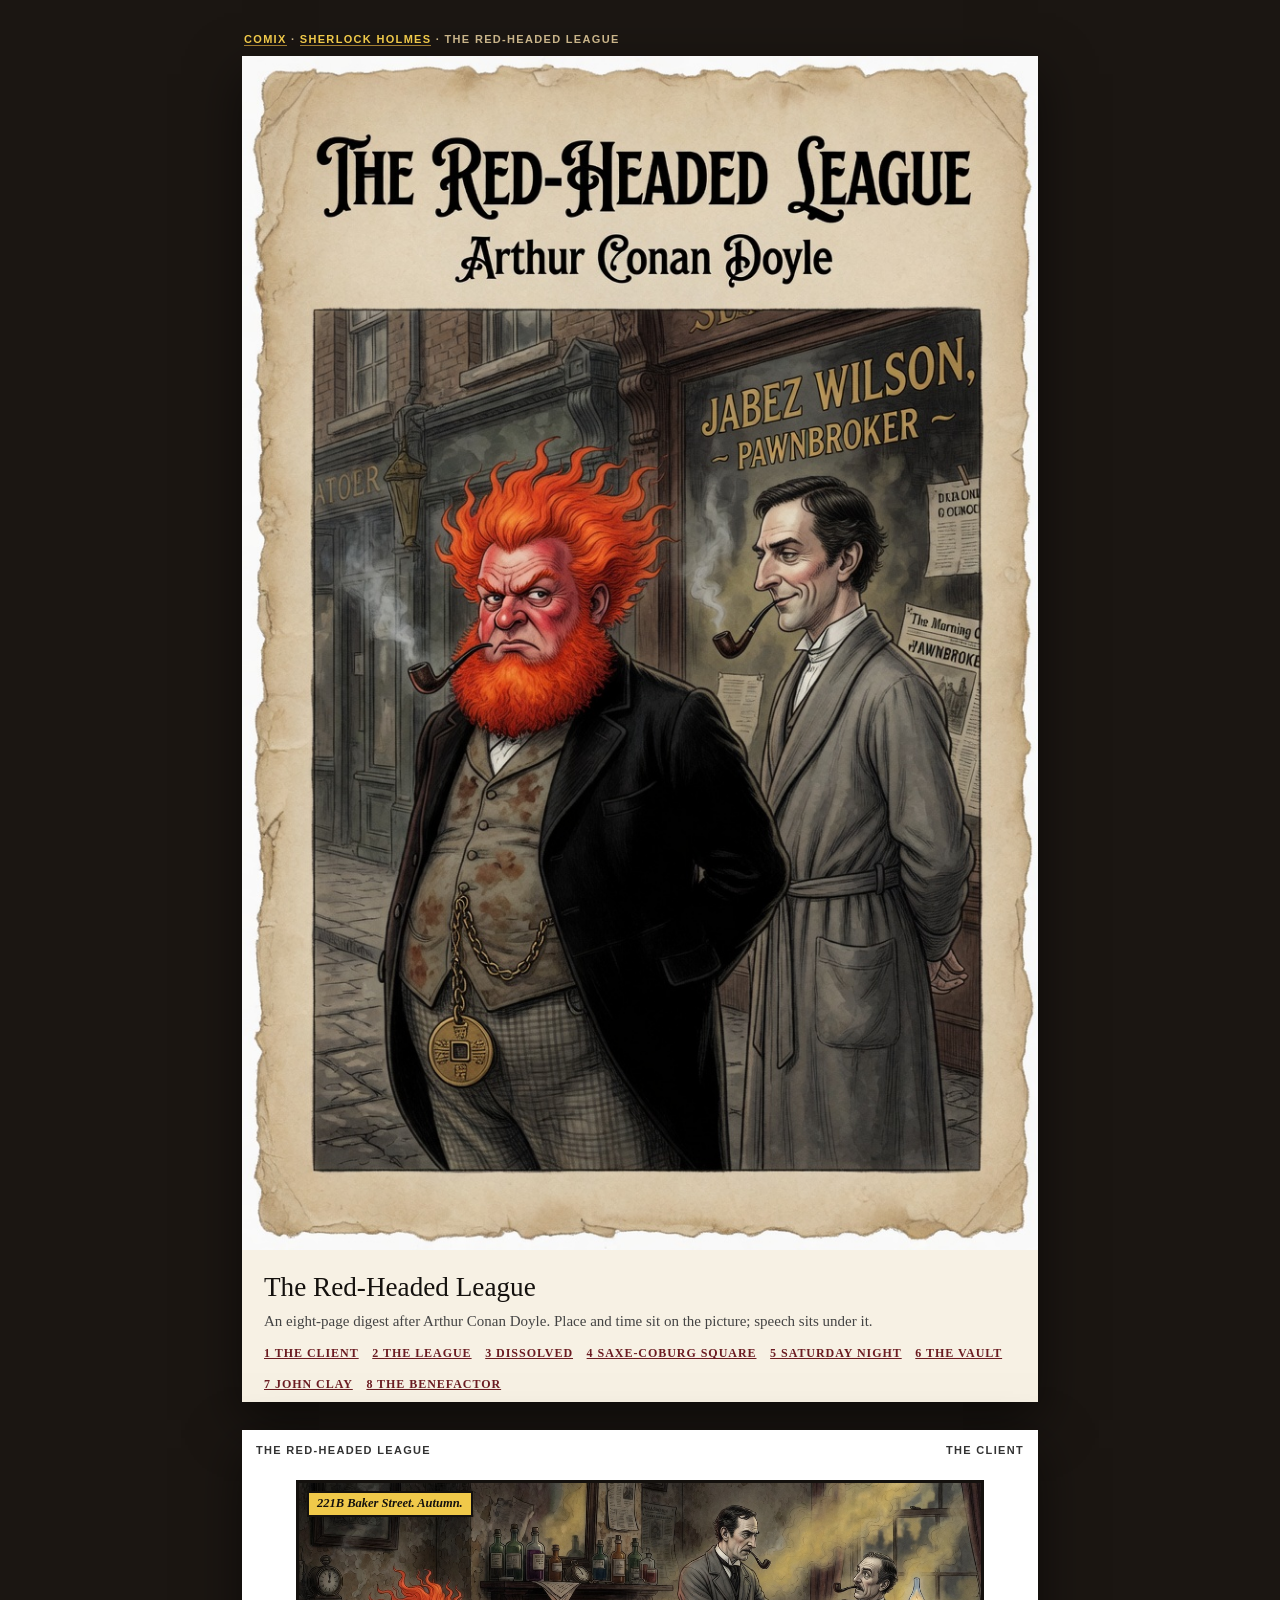
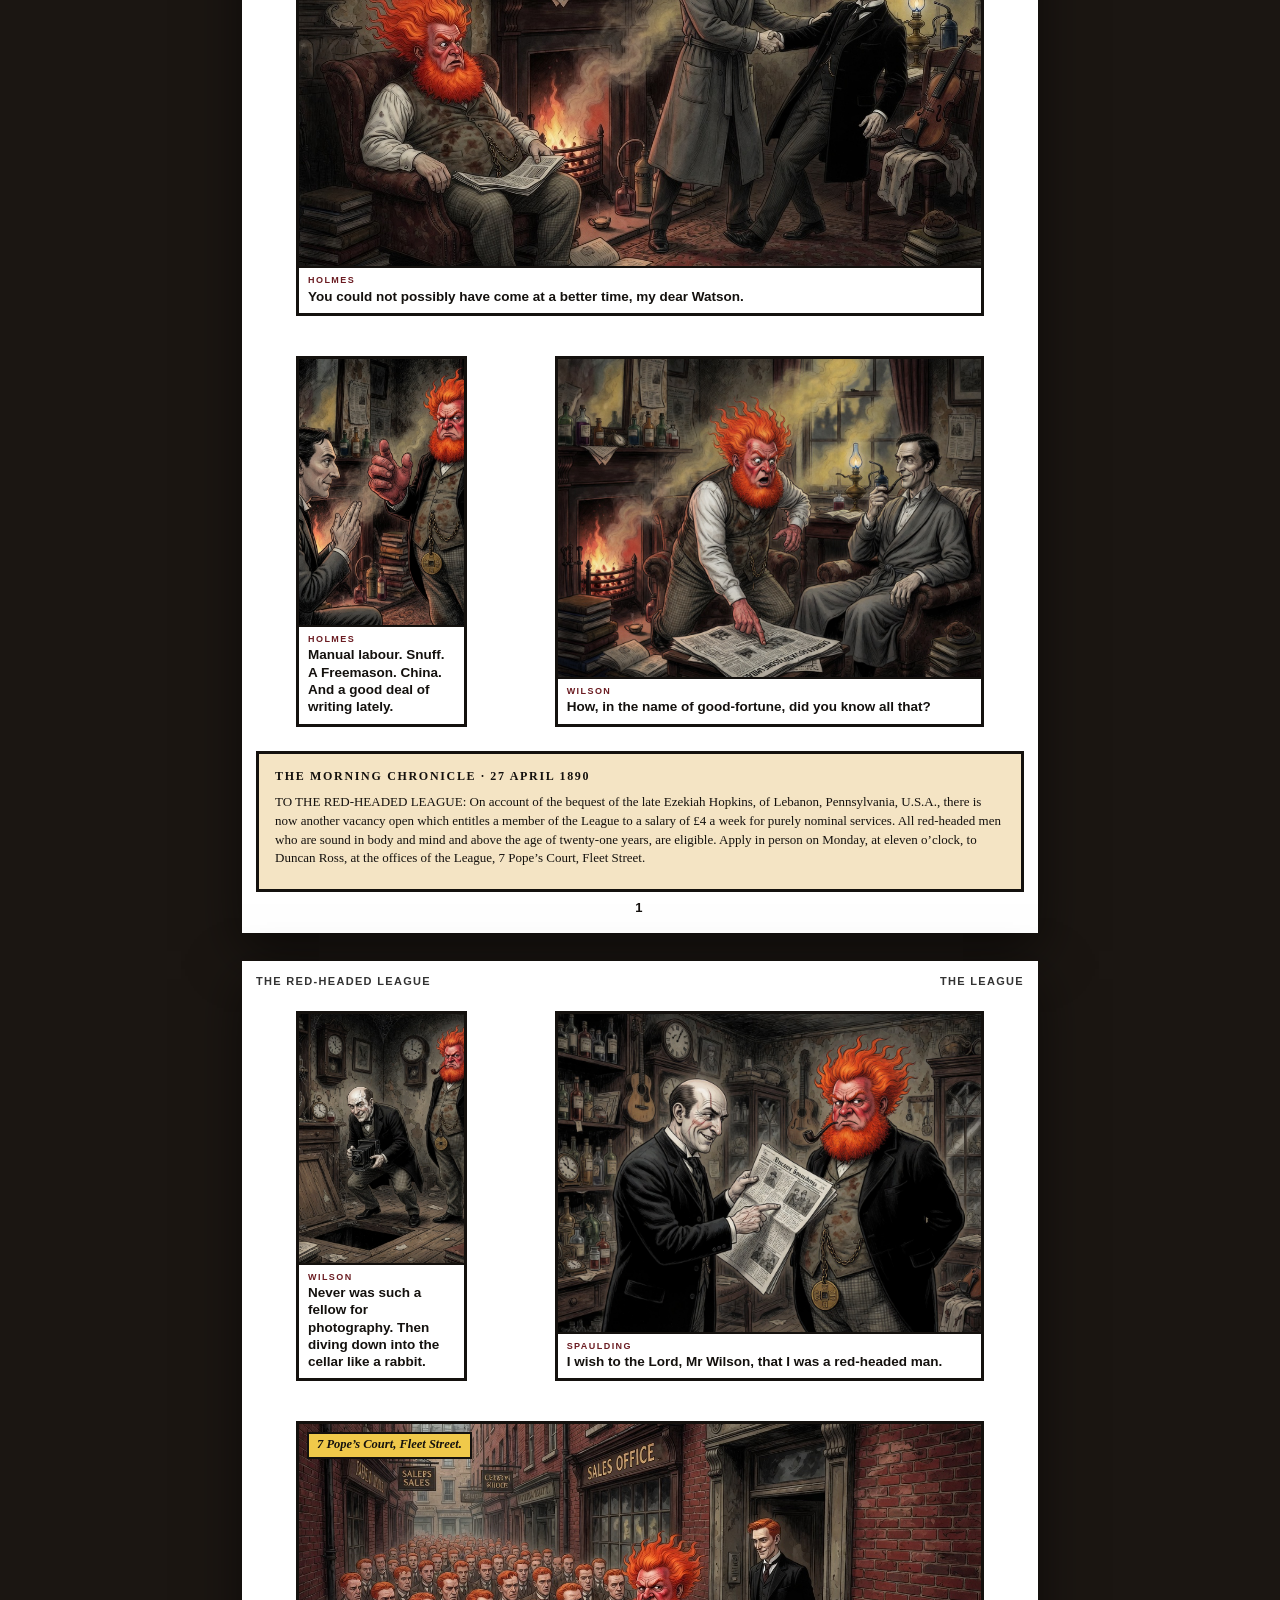
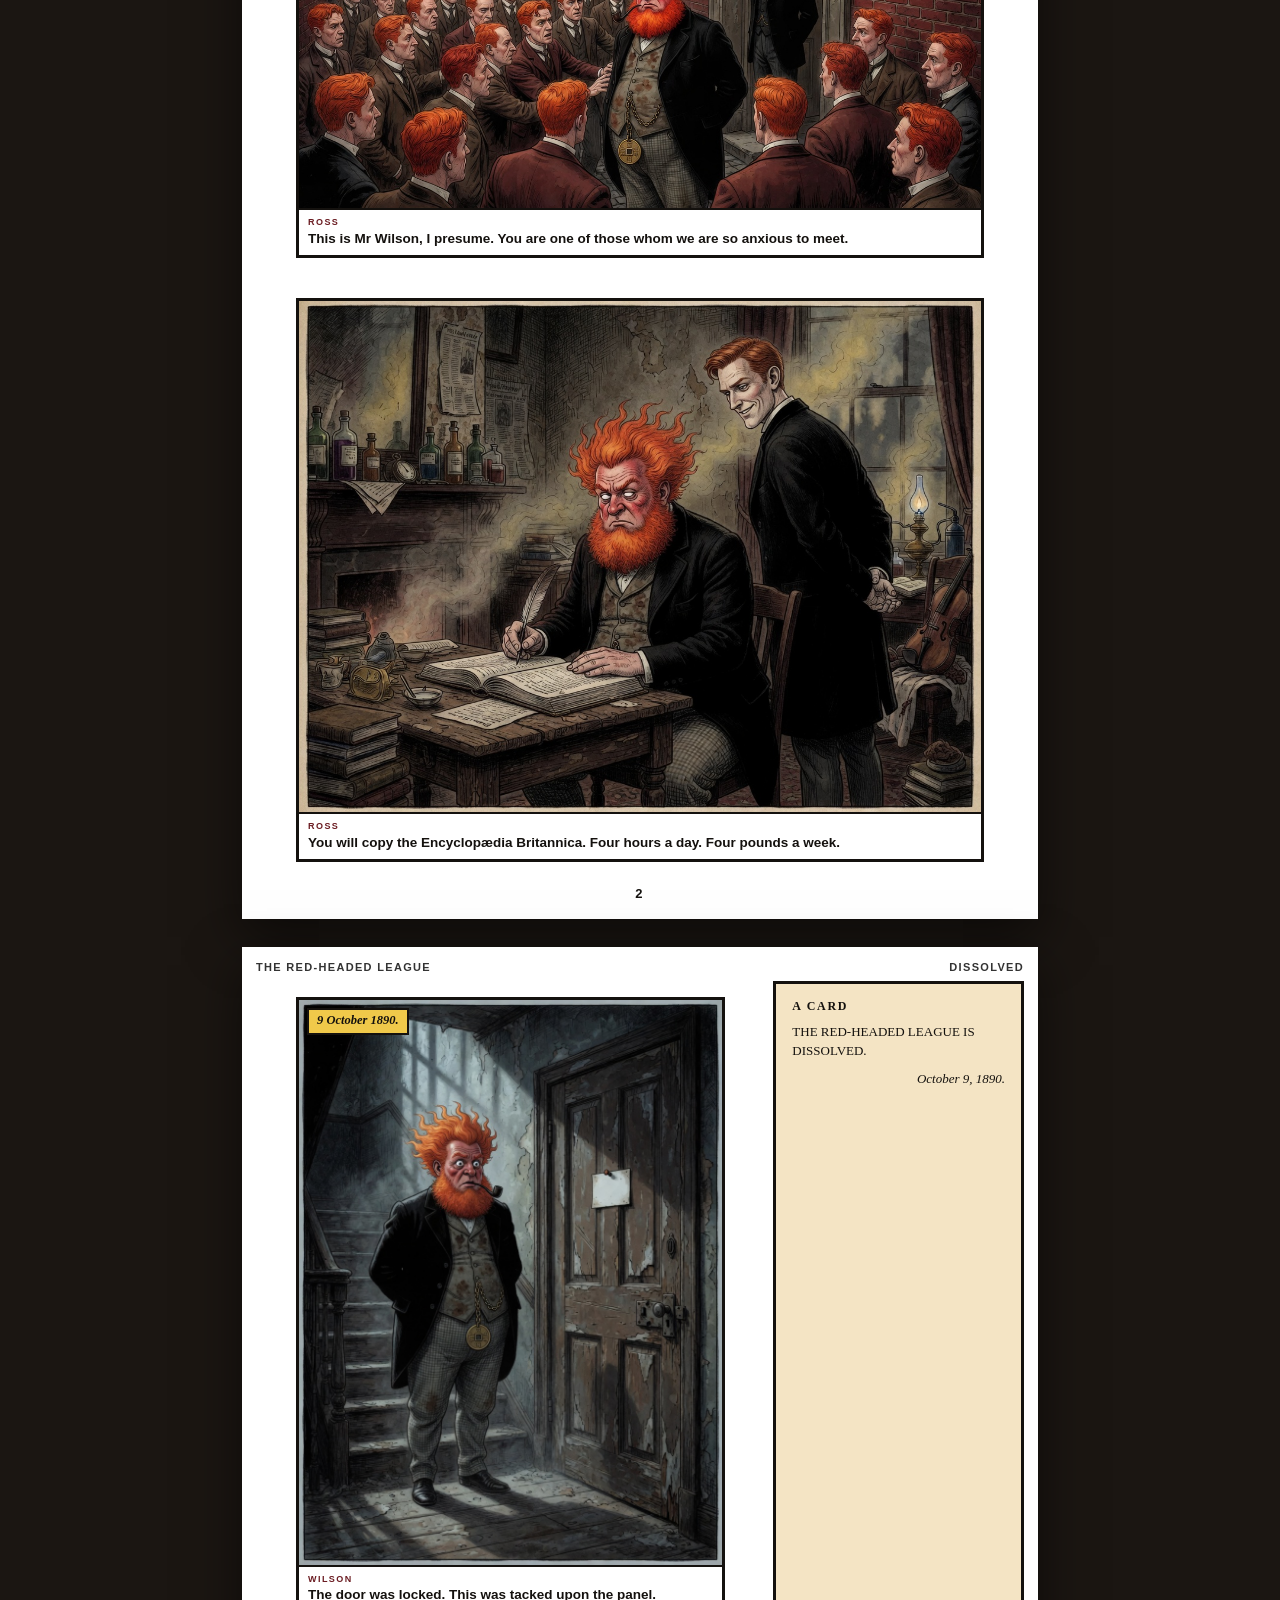
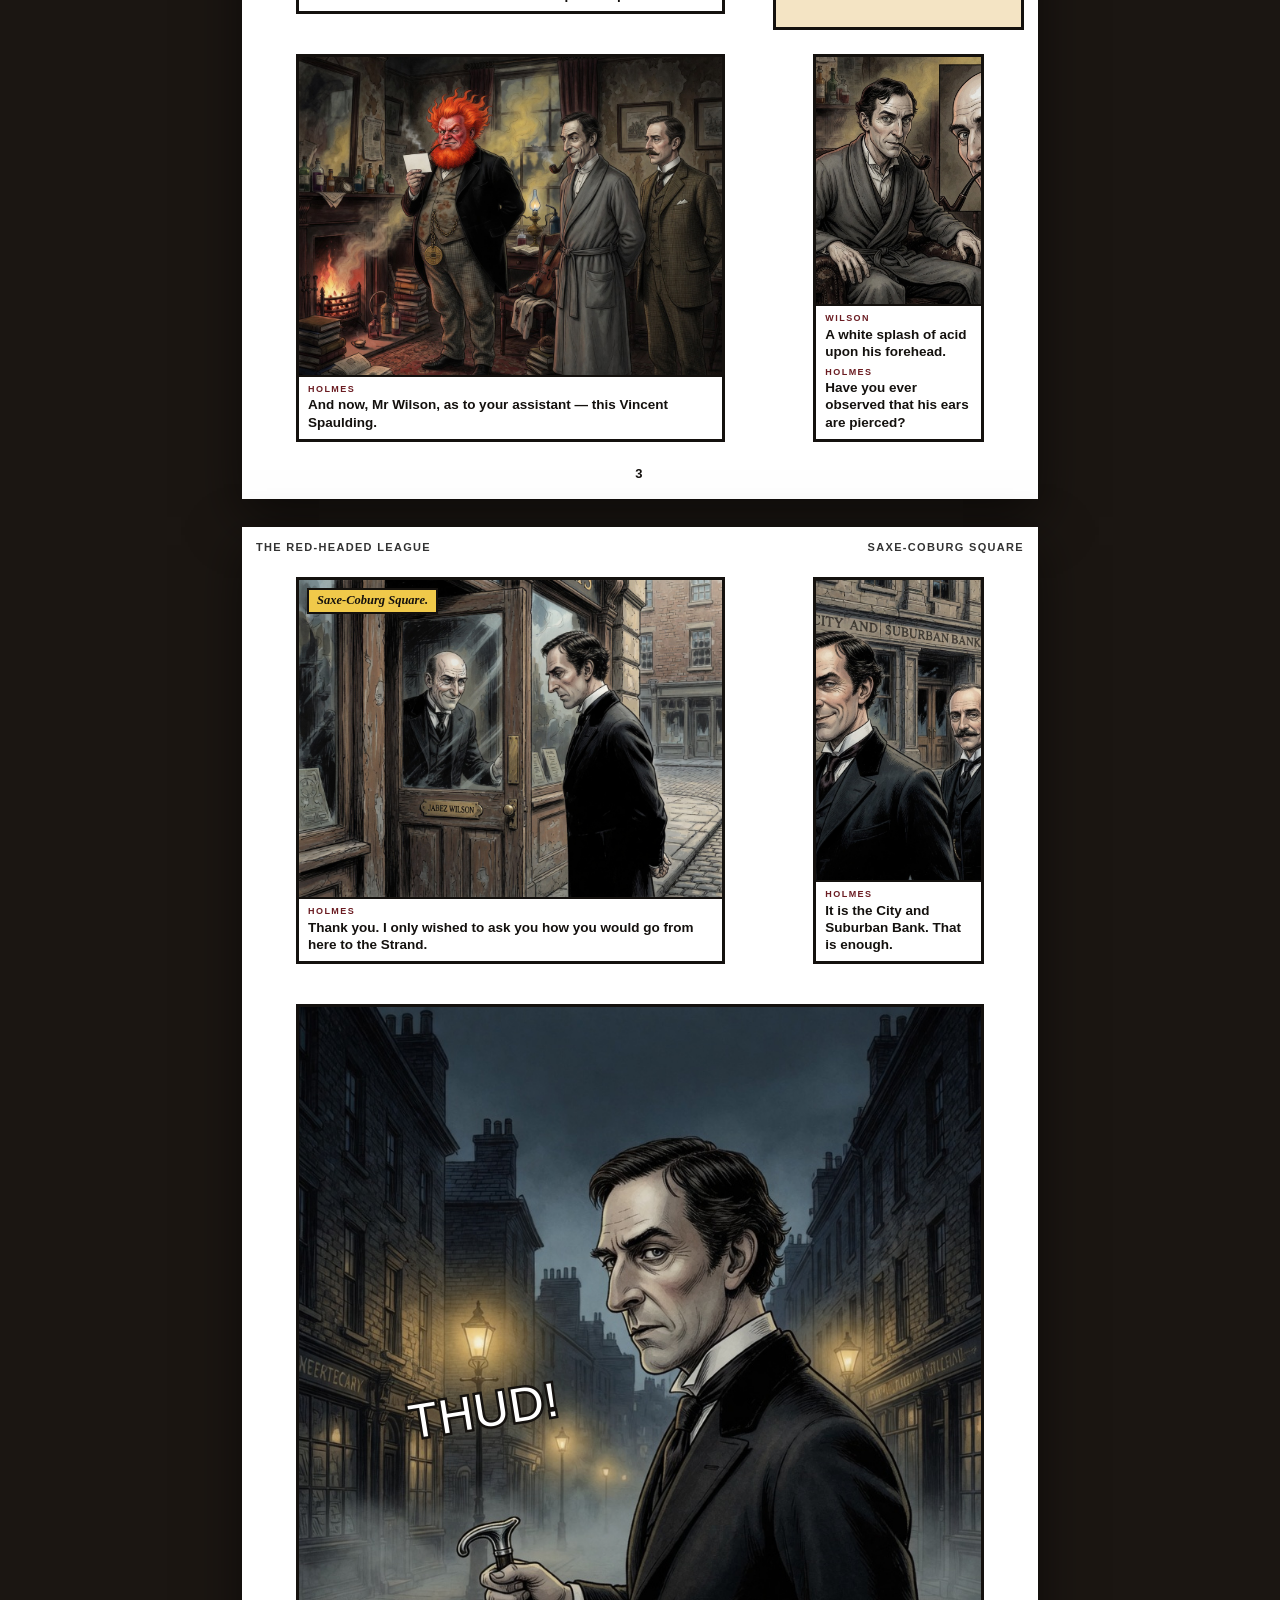
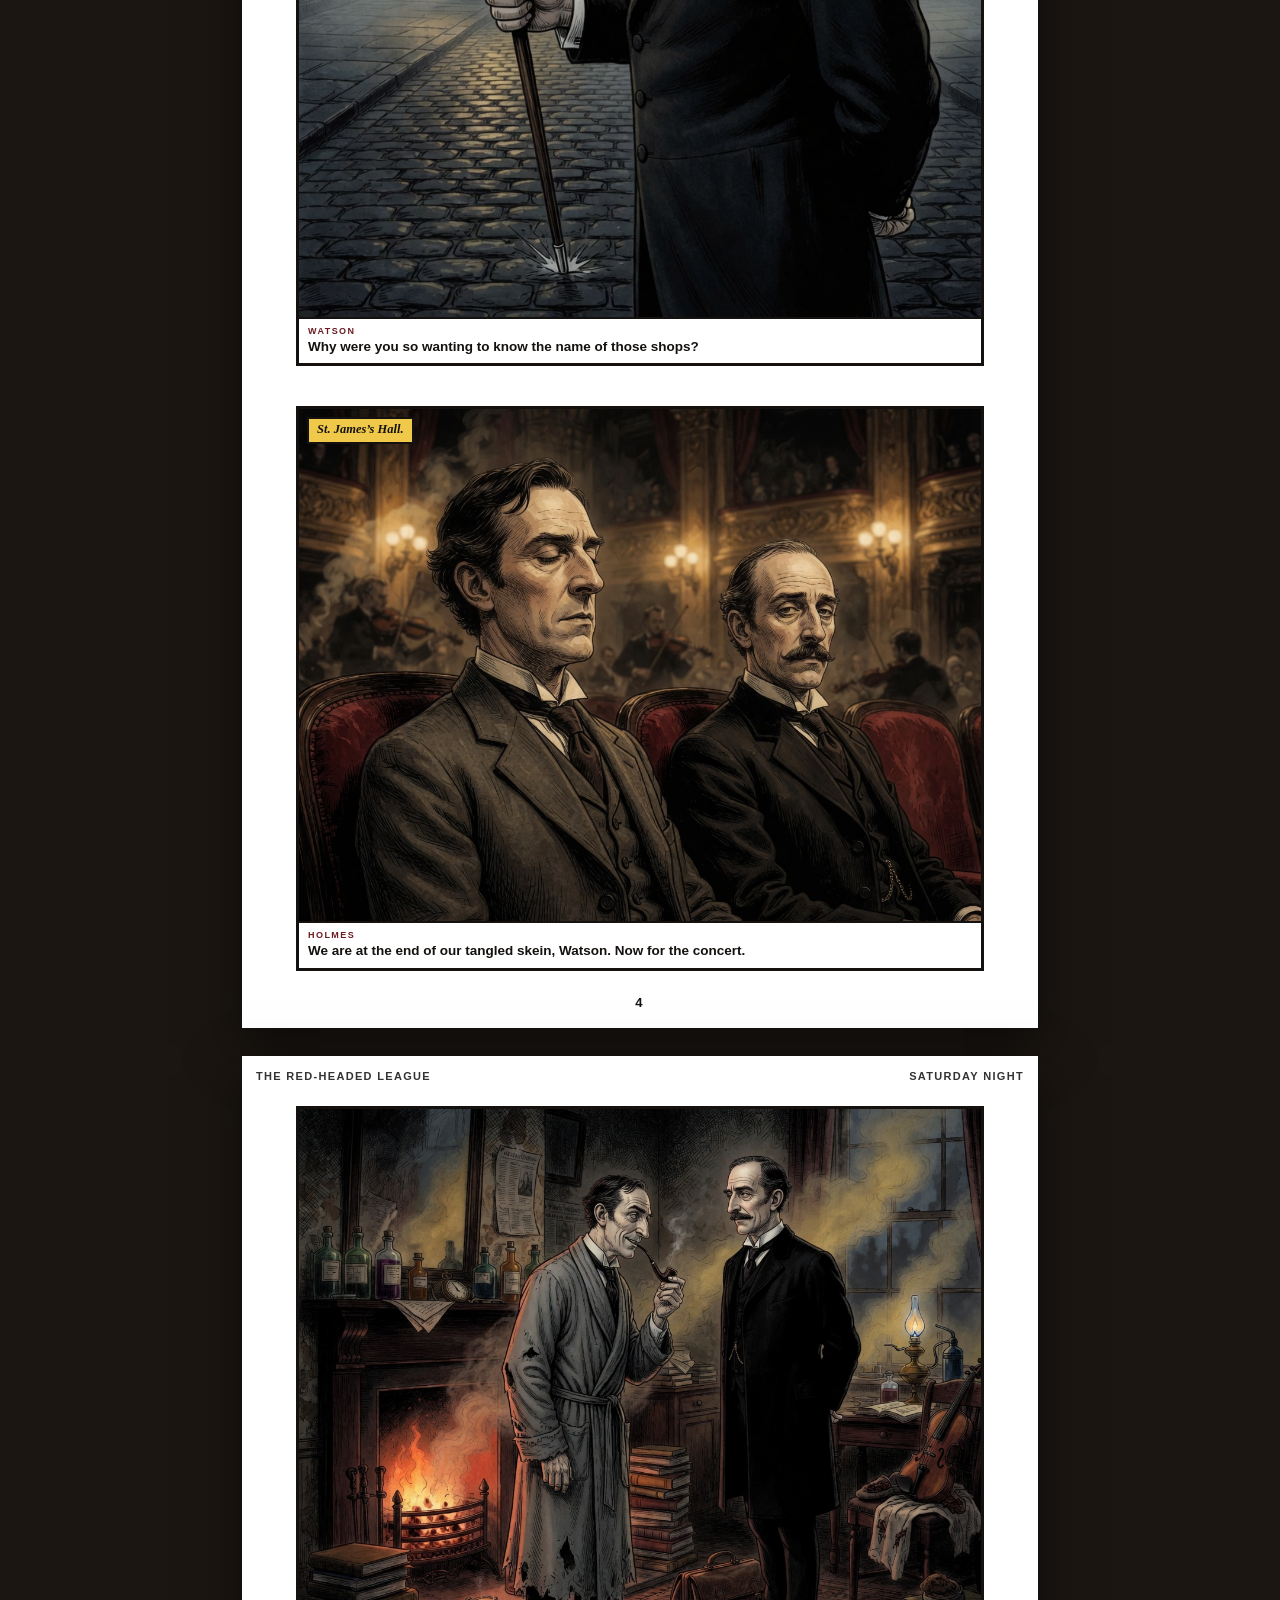
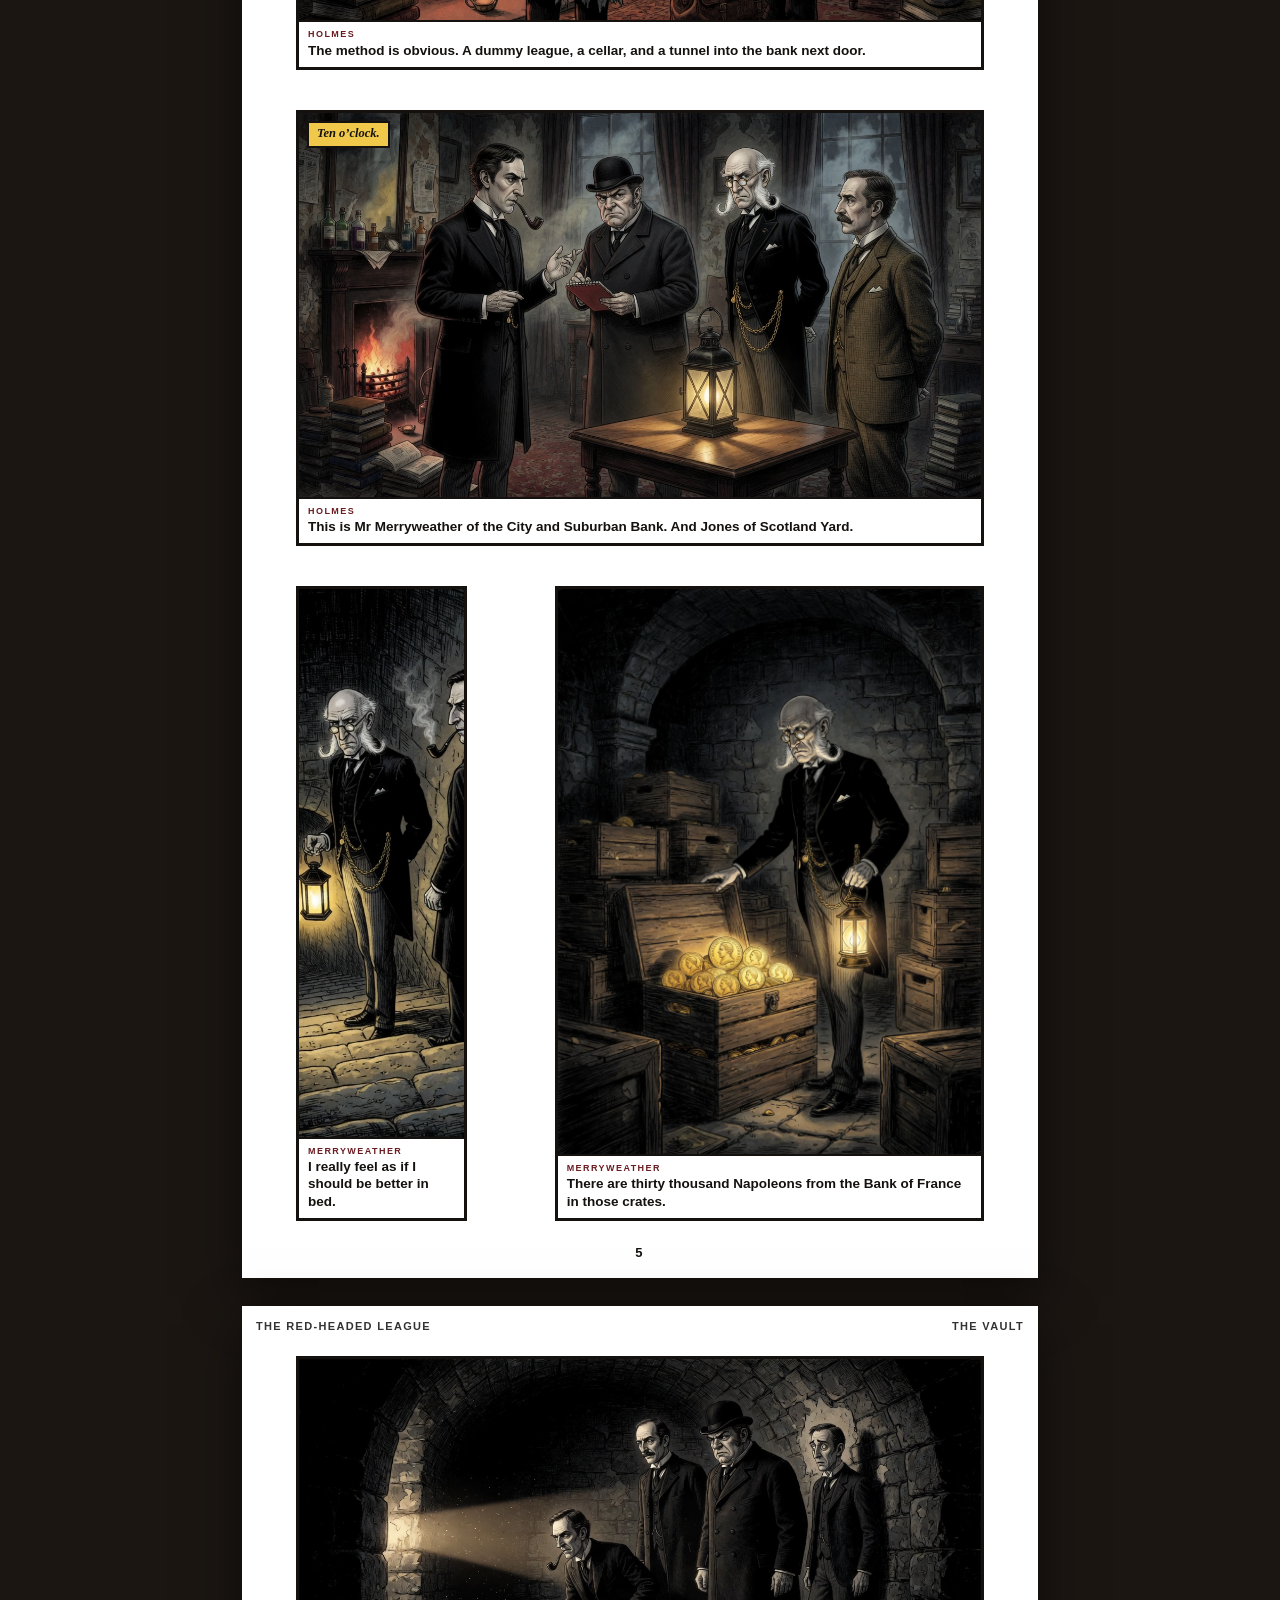
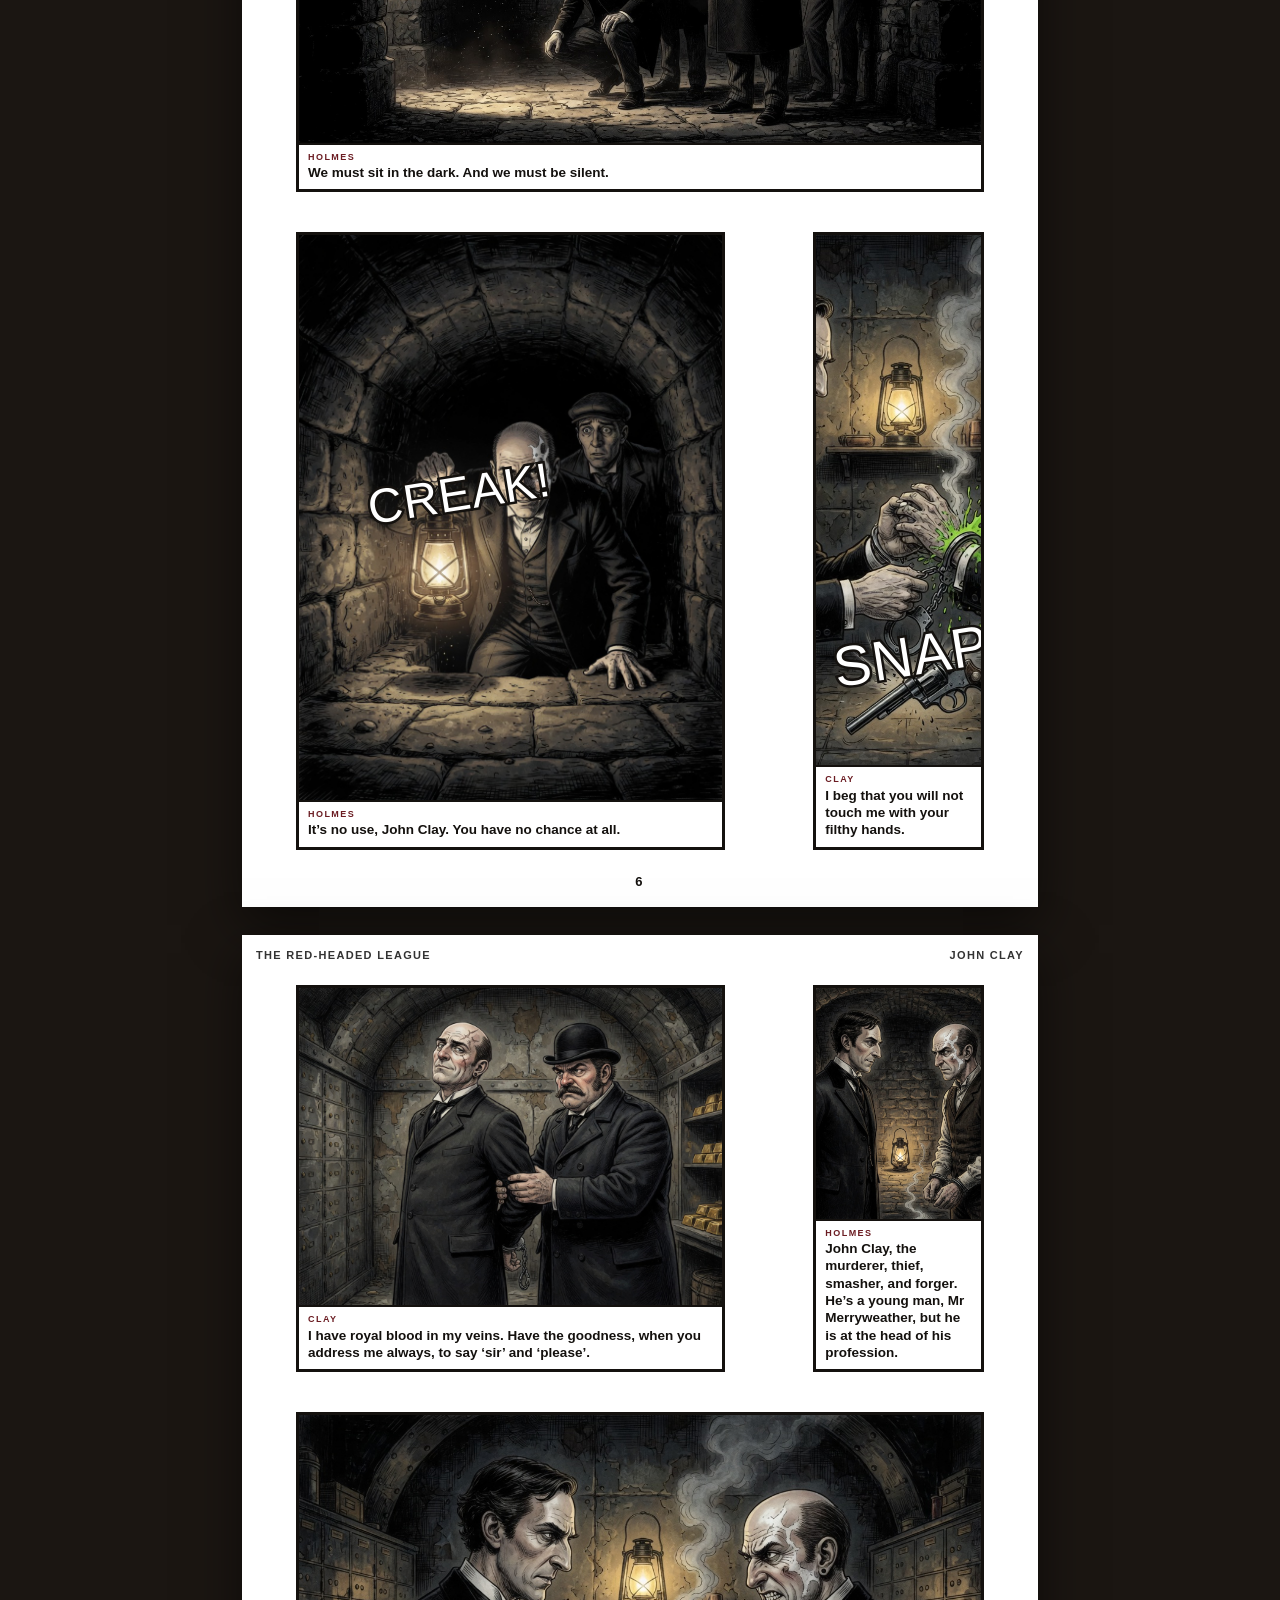
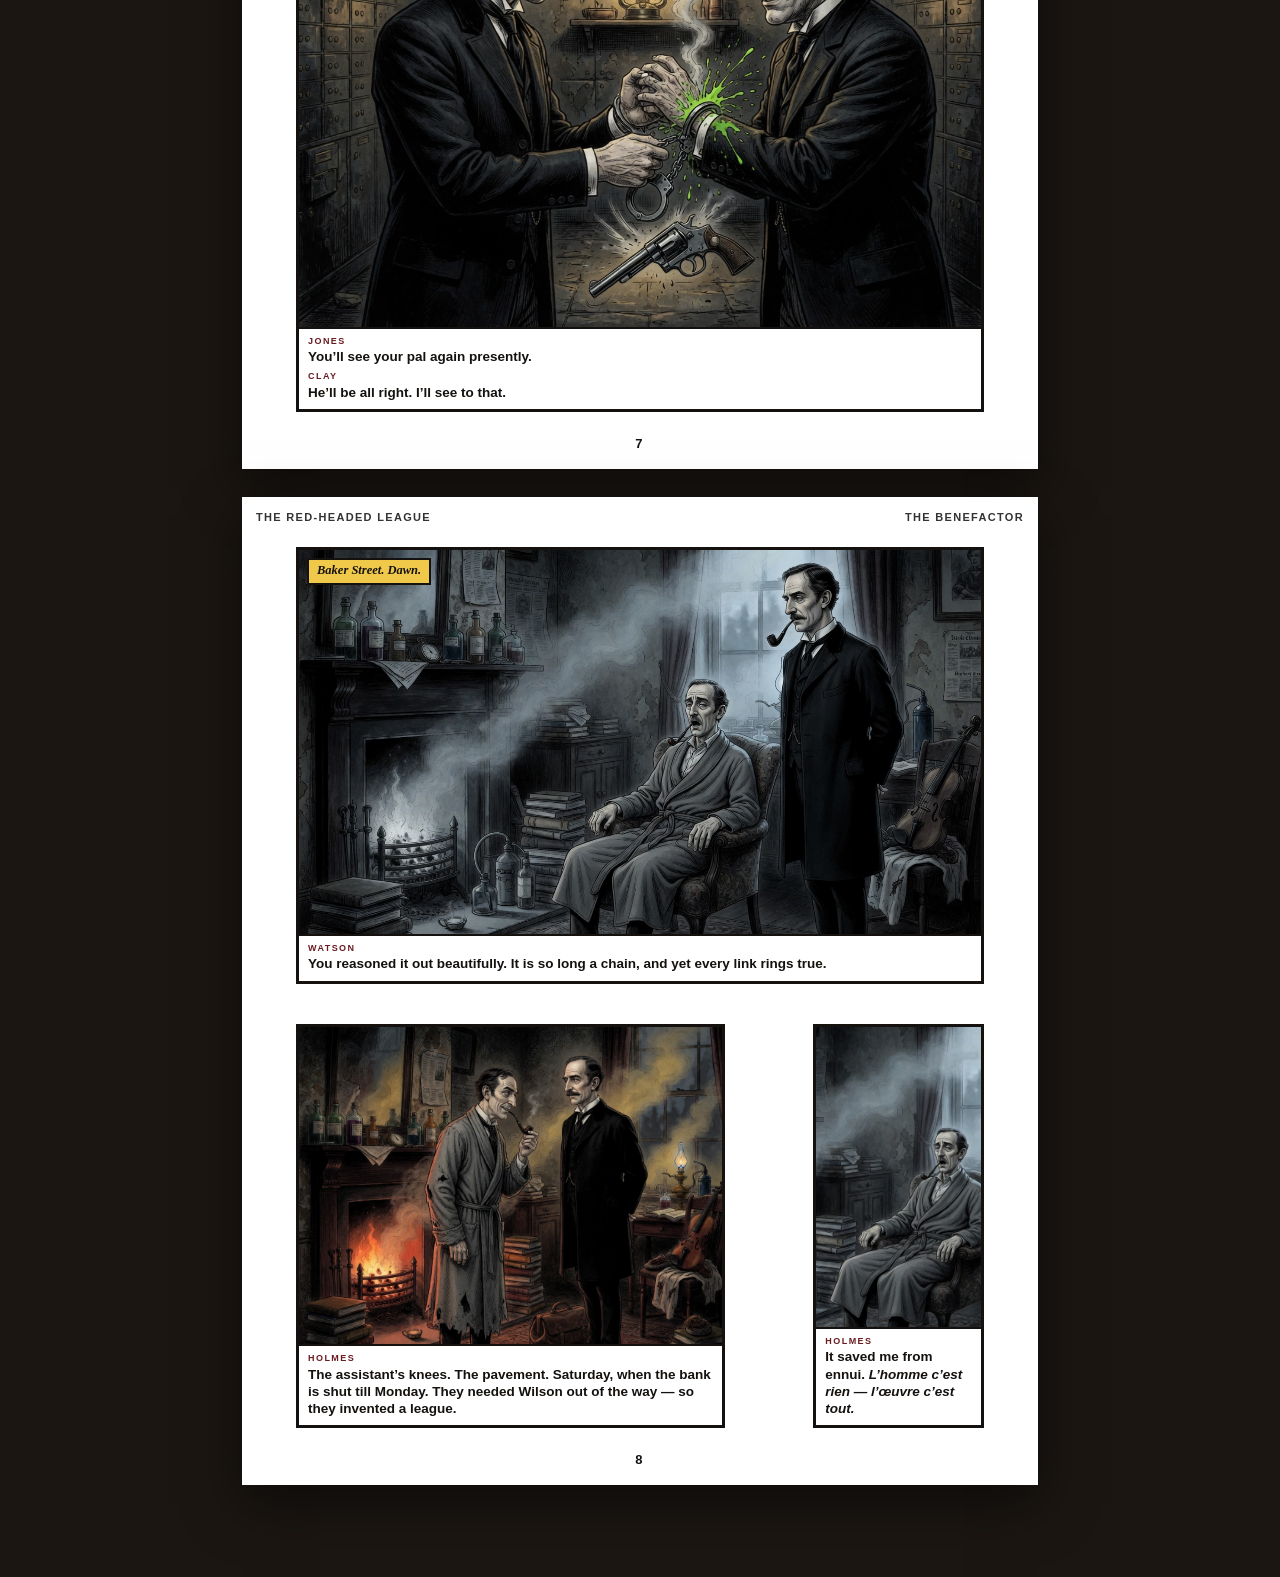
<file: books/sherlock-holmes/the-red-headed-league/index.html>
<!DOCTYPE html>
<html lang="en">
<head>
<meta charset="utf-8">
<meta name="viewport" content="width=device-width, initial-scale=1">
<title>The Red-Headed League — a comic digest</title>
<style>
:root {
  --ink: #14110e;
  --paper: #f7f1e4;
  --cap: #f0c94a;
  --gutter: 8px;
  --name: #6b1c22;
}
* { box-sizing: border-box; }
body {
  margin: 0;
  background: #1b1612;
  color: var(--ink);
  font-family: "Trebuchet MS", "Gill Sans", "Century Gothic", sans-serif;
}
.stage { max-width: 820px; margin: 0 auto; padding: 24px 12px 64px; }
.page {
  background: #fff;
  padding: 14px 14px 18px;
  margin: 0 0 28px;
  box-shadow: 0 18px 50px #0008;
}
.running {
  display: flex;
  justify-content: space-between;
  align-items: baseline;
  font-weight: 800;
  letter-spacing: .12em;
  text-transform: uppercase;
  font-size: 11px;
  margin: 0 0 8px;
  color: #333;
}
.grid {
  display: grid;
  grid-template-columns: 1fr 1fr 1fr;
  gap: var(--gutter);
  align-items: stretch;
}
.panel {
  display: flex;
  flex-direction: column;
  border: 3px solid var(--ink);
  background: #fff;
  min-width: 0;
  min-height: 0;
}
.art {
  position: relative;
  background: #0d0b09;
  flex: 1 1 auto;
  overflow: hidden;
}
.art img {
  width: 100%;
  height: 100%;
  min-height: 200px;
  object-fit: cover;
  object-position: center 22%;
  display: block;
}
.wide .art img { min-height: 248px; object-position: center 40%; }
.span2 { grid-column: span 2; }
.span3 { grid-column: 1 / -1; }
.cap {
  position: absolute;
  top: 8px; left: 8px;
  background: var(--cap);
  border: 2px solid var(--ink);
  padding: 3px 8px 4px;
  font-family: Georgia, "Times New Roman", serif;
  font-style: italic;
  font-weight: 700;
  font-size: 12.5px;
  line-height: 1.25;
  z-index: 3;
  max-width: 62%;
}
.sfx {
  position: absolute;
  font-family: Impact, Haettenschweiler, "Arial Black", sans-serif;
  font-size: 48px;
  line-height: .9;
  color: #fff;
  -webkit-text-stroke: 5px var(--ink);
  paint-order: stroke fill;
  transform: rotate(-9deg);
  z-index: 5;
  pointer-events: none;
  letter-spacing: .02em;
}
.sfx.mid { left: 16%; top: 42%; }
.sfx.low { left: 10%; bottom: 16%; font-size: 56px; }
.talk {
  flex: 0 0 auto;
  background: #fff;
  border-top: 2px solid var(--ink);
  padding: 7px 9px 8px;
  font-size: 13.5px;
  line-height: 1.28;
  font-weight: 700;
}
.talk p { margin: 0 0 6px; }
.talk p:last-child { margin: 0; }
.talk b {
  display: block;
  font-size: 9px;
  letter-spacing: .16em;
  text-transform: uppercase;
  color: var(--name);
  font-weight: 800;
  margin: 0 0 1px;
}
.pageno {
  text-align: center;
  font-weight: 800;
  font-size: 13px;
  margin-top: 8px;
  letter-spacing: .16em;
}
.letter {
  background: #f4e4c4;
  border: 3px solid var(--ink);
  padding: 14px 16px 12px;
  font-family: Georgia, "Times New Roman", serif;
  font-size: 13px;
  line-height: 1.45;
}
.letter h3 {
  margin: 0 0 .5rem;
  font-size: 12px;
  letter-spacing: .14em;
  text-transform: uppercase;
}
.letter p { margin: 0 0 .55rem; }
.letter .sign { text-align: right; font-style: italic; margin: 0; }
.cover { padding: 0; background: var(--paper); }
.cover img { width: 100%; height: auto; display: block; }
.intro {
  padding: 18px 22px 8px;
  font-family: Georgia, serif;
  font-size: 15px;
  line-height: 1.45;
}
.intro h1 { font-weight: 400; font-size: 1.7rem; margin: 0 0 .2rem; }
.intro p { margin: 0 0 .8rem; color: #444; }
nav.toc {
  display: flex; gap: .85rem; flex-wrap: wrap;
  font-size: 12px; font-weight: 800; letter-spacing: .08em; text-transform: uppercase;
}
nav.toc a { color: #6b1c22; }
@media (max-width: 640px) {
  .grid { grid-template-columns: 1fr 1fr; }
  .span2, .span3 { grid-column: 1 / -1; }
  .art img { min-height: 170px; }
}

.site-nav {
  font: 800 11px/1.3 "Trebuchet MS", "Gill Sans", sans-serif;
  letter-spacing: .12em;
  text-transform: uppercase;
  padding: 8px 2px 10px;
  color: #c9b48a;
}
.site-nav a { color: #f0c94a; text-decoration: none; border-bottom: 1px solid #a07d32; }
</style>
</head>
<body>
<div class="stage">
<nav class="site-nav"><a href="/">Comix</a> · <a href="/books/sherlock-holmes/">Sherlock Holmes</a> · The Red-Headed League</nav>


<article class="page cover" id="cover">
  <img src="panels/00-cover.jpg" alt="The Red-Headed League">
  <div class="intro">
    <h1>The Red-Headed League</h1>
    <p>An eight-page digest after Arthur Conan Doyle. Place and time sit on the picture; speech sits under it.</p>
    <nav class="toc">
      <a href="#p1">1 The Client</a>
      <a href="#p2">2 The League</a>
      <a href="#p3">3 Dissolved</a>
      <a href="#p4">4 Saxe-Coburg Square</a>
      <a href="#p5">5 Saturday Night</a>
      <a href="#p6">6 The Vault</a>
      <a href="#p7">7 John Clay</a>
      <a href="#p8">8 The Benefactor</a>
    </nav>
  </div>
</article>

<article class="page" id="p1">
  <div class="running"><span>The Red-Headed League</span><span>The Client</span></div>
  <div class="grid">
    <figure class="panel span3 wide">
      <div class="art">
        <img src="panels/p1-01.jpg" alt="">
        <div class="cap">221B Baker Street. Autumn.</div>
      </div>
      <figcaption class="talk"><p><b>Holmes</b> You could not possibly have come at a better time, my dear Watson.</p></figcaption>
    </figure>
    <figure class="panel">
      <div class="art"><img src="panels/p1-02.jpg" alt=""></div>
      <figcaption class="talk"><p><b>Holmes</b> Manual labour. Snuff. A Freemason. China. And a good deal of writing lately.</p></figcaption>
    </figure>
    <figure class="panel span2">
      <div class="art"><img src="panels/p1-03.jpg" alt=""></div>
      <figcaption class="talk"><p><b>Wilson</b> How, in the name of good-fortune, did you know all that?</p></figcaption>
    </figure>
    <div class="letter span3">
      <h3>The Morning Chronicle · 27 April 1890</h3>
      <p>TO THE RED-HEADED LEAGUE: On account of the bequest of the late Ezekiah Hopkins, of Lebanon, Pennsylvania, U.S.A., there is now another vacancy open which entitles a member of the League to a salary of £4 a week for purely nominal services. All red-headed men who are sound in body and mind and above the age of twenty-one years, are eligible. Apply in person on Monday, at eleven o’clock, to Duncan Ross, at the offices of the League, 7 Pope’s Court, Fleet Street.</p>
    </div>
  </div>
  <div class="pageno">1</div>
</article>

<article class="page" id="p2">
  <div class="running"><span>The Red-Headed League</span><span>The League</span></div>
  <div class="grid">
    <figure class="panel">
      <div class="art"><img src="panels/p2-01.jpg" alt=""></div>
      <figcaption class="talk"><p><b>Wilson</b> Never was such a fellow for photography. Then diving down into the cellar like a rabbit.</p></figcaption>
    </figure>
    <figure class="panel span2">
      <div class="art"><img src="panels/p2-02.jpg" alt=""></div>
      <figcaption class="talk"><p><b>Spaulding</b> I wish to the Lord, Mr Wilson, that I was a red-headed man.</p></figcaption>
    </figure>
    <figure class="panel span3 wide">
      <div class="art">
        <img src="panels/p2-03.jpg" alt="">
        <div class="cap">7 Pope’s Court, Fleet Street.</div>
      </div>
      <figcaption class="talk"><p><b>Ross</b> This is Mr Wilson, I presume. You are one of those whom we are so anxious to meet.</p></figcaption>
    </figure>
    <figure class="panel span3">
      <div class="art"><img src="panels/p2-04.jpg" alt=""></div>
      <figcaption class="talk"><p><b>Ross</b> You will copy the Encyclopædia Britannica. Four hours a day. Four pounds a week.</p></figcaption>
    </figure>
  </div>
  <div class="pageno">2</div>
</article>

<article class="page" id="p3">
  <div class="running"><span>The Red-Headed League</span><span>Dissolved</span></div>
  <div class="grid">
    <figure class="panel span2">
      <div class="art">
        <img src="panels/p3-01.jpg" alt="">
        <div class="cap">9 October 1890.</div>
      </div>
      <figcaption class="talk"><p><b>Wilson</b> The door was locked. This was tacked upon the panel.</p></figcaption>
    </figure>
    <div class="letter">
      <h3>A card</h3>
      <p>THE RED-HEADED LEAGUE IS DISSOLVED.</p>
      <p class="sign">October 9, 1890.</p>
    </div>
    <figure class="panel span2">
      <div class="art"><img src="panels/p3-02.jpg" alt=""></div>
      <figcaption class="talk"><p><b>Holmes</b> And now, Mr Wilson, as to your assistant — this Vincent Spaulding.</p></figcaption>
    </figure>
    <figure class="panel">
      <div class="art"><img src="panels/p3-03.jpg" alt=""></div>
      <figcaption class="talk">
        <p><b>Wilson</b> A white splash of acid upon his forehead.</p>
        <p><b>Holmes</b> Have you ever observed that his ears are pierced?</p>
      </figcaption>
    </figure>
  </div>
  <div class="pageno">3</div>
</article>

<article class="page" id="p4">
  <div class="running"><span>The Red-Headed League</span><span>Saxe-Coburg Square</span></div>
  <div class="grid">
    <figure class="panel span2">
      <div class="art">
        <img src="panels/p4-01.jpg" alt="">
        <div class="cap">Saxe-Coburg Square.</div>
      </div>
      <figcaption class="talk"><p><b>Holmes</b> Thank you. I only wished to ask you how you would go from here to the Strand.</p></figcaption>
    </figure>
    <figure class="panel">
      <div class="art"><img src="panels/p4-03.jpg" alt=""></div>
      <figcaption class="talk"><p><b>Holmes</b> It is the City and Suburban Bank. That is enough.</p></figcaption>
    </figure>
    <figure class="panel span3 wide">
      <div class="art">
        <img src="panels/p4-02.jpg" alt="">
        <div class="sfx mid">THUD!</div>
      </div>
      <figcaption class="talk"><p><b>Watson</b> Why were you so wanting to know the name of those shops?</p></figcaption>
    </figure>
    <figure class="panel span3">
      <div class="art">
        <img src="panels/p4-04.jpg" alt="">
        <div class="cap">St. James’s Hall.</div>
      </div>
      <figcaption class="talk"><p><b>Holmes</b> We are at the end of our tangled skein, Watson. Now for the concert.</p></figcaption>
    </figure>
  </div>
  <div class="pageno">4</div>
</article>

<article class="page" id="p5">
  <div class="running"><span>The Red-Headed League</span><span>Saturday Night</span></div>
  <div class="grid">
    <figure class="panel span3">
      <div class="art"><img src="panels/p5-01.jpg" alt=""></div>
      <figcaption class="talk"><p><b>Holmes</b> The method is obvious. A dummy league, a cellar, and a tunnel into the bank next door.</p></figcaption>
    </figure>
    <figure class="panel span3 wide">
      <div class="art">
        <img src="panels/p5-02.jpg" alt="">
        <div class="cap">Ten o’clock.</div>
      </div>
      <figcaption class="talk"><p><b>Holmes</b> This is Mr Merryweather of the City and Suburban Bank. And Jones of Scotland Yard.</p></figcaption>
    </figure>
    <figure class="panel">
      <div class="art"><img src="panels/p5-03.jpg" alt=""></div>
      <figcaption class="talk"><p><b>Merryweather</b> I really feel as if I should be better in bed.</p></figcaption>
    </figure>
    <figure class="panel span2">
      <div class="art"><img src="panels/p5-04.jpg" alt=""></div>
      <figcaption class="talk"><p><b>Merryweather</b> There are thirty thousand Napoleons from the Bank of France in those crates.</p></figcaption>
    </figure>
  </div>
  <div class="pageno">5</div>
</article>

<article class="page" id="p6">
  <div class="running"><span>The Red-Headed League</span><span>The Vault</span></div>
  <div class="grid">
    <figure class="panel span3 wide">
      <div class="art"><img src="panels/p6-01.jpg" alt=""></div>
      <figcaption class="talk"><p><b>Holmes</b> We must sit in the dark. And we must be silent.</p></figcaption>
    </figure>
    <figure class="panel span2">
      <div class="art">
        <img src="panels/p6-02.jpg" alt="">
        <div class="sfx mid">CREAK!</div>
      </div>
      <figcaption class="talk"><p><b>Holmes</b> It’s no use, John Clay. You have no chance at all.</p></figcaption>
    </figure>
    <figure class="panel">
      <div class="art">
        <img src="panels/p6-03.jpg" alt="">
        <div class="sfx low">SNAP!</div>
      </div>
      <figcaption class="talk"><p><b>Clay</b> I beg that you will not touch me with your filthy hands.</p></figcaption>
    </figure>
  </div>
  <div class="pageno">6</div>
</article>

<article class="page" id="p7">
  <div class="running"><span>The Red-Headed League</span><span>John Clay</span></div>
  <div class="grid">
    <figure class="panel span2">
      <div class="art"><img src="panels/p7-01.jpg" alt=""></div>
      <figcaption class="talk"><p><b>Clay</b> I have royal blood in my veins. Have the goodness, when you address me always, to say ‘sir’ and ‘please’.</p></figcaption>
    </figure>
    <figure class="panel">
      <div class="art"><img src="panels/p7-02.jpg" alt=""></div>
      <figcaption class="talk"><p><b>Holmes</b> John Clay, the murderer, thief, smasher, and forger. He’s a young man, Mr Merryweather, but he is at the head of his profession.</p></figcaption>
    </figure>
    <figure class="panel span3">
      <div class="art"><img src="panels/p6-03.jpg" alt=""></div>
      <figcaption class="talk">
        <p><b>Jones</b> You’ll see your pal again presently.</p>
        <p><b>Clay</b> He’ll be all right. I’ll see to that.</p>
      </figcaption>
    </figure>
  </div>
  <div class="pageno">7</div>
</article>

<article class="page" id="p8">
  <div class="running"><span>The Red-Headed League</span><span>The Benefactor</span></div>
  <div class="grid">
    <figure class="panel span3 wide">
      <div class="art">
        <img src="panels/p8-01.jpg" alt="">
        <div class="cap">Baker Street. Dawn.</div>
      </div>
      <figcaption class="talk"><p><b>Watson</b> You reasoned it out beautifully. It is so long a chain, and yet every link rings true.</p></figcaption>
    </figure>
    <figure class="panel span2">
      <div class="art"><img src="panels/p5-01.jpg" alt=""></div>
      <figcaption class="talk"><p><b>Holmes</b> The assistant’s knees. The pavement. Saturday, when the bank is shut till Monday. They needed Wilson out of the way — so they invented a league.</p></figcaption>
    </figure>
    <figure class="panel">
      <div class="art"><img src="panels/p8-01.jpg" alt=""></div>
      <figcaption class="talk"><p><b>Holmes</b> It saved me from ennui. <em>L’homme c’est rien — l’œuvre c’est tout.</em></p></figcaption>
    </figure>
  </div>
  <div class="pageno">8</div>
</article>

</div>
</body>
</html>
</file>
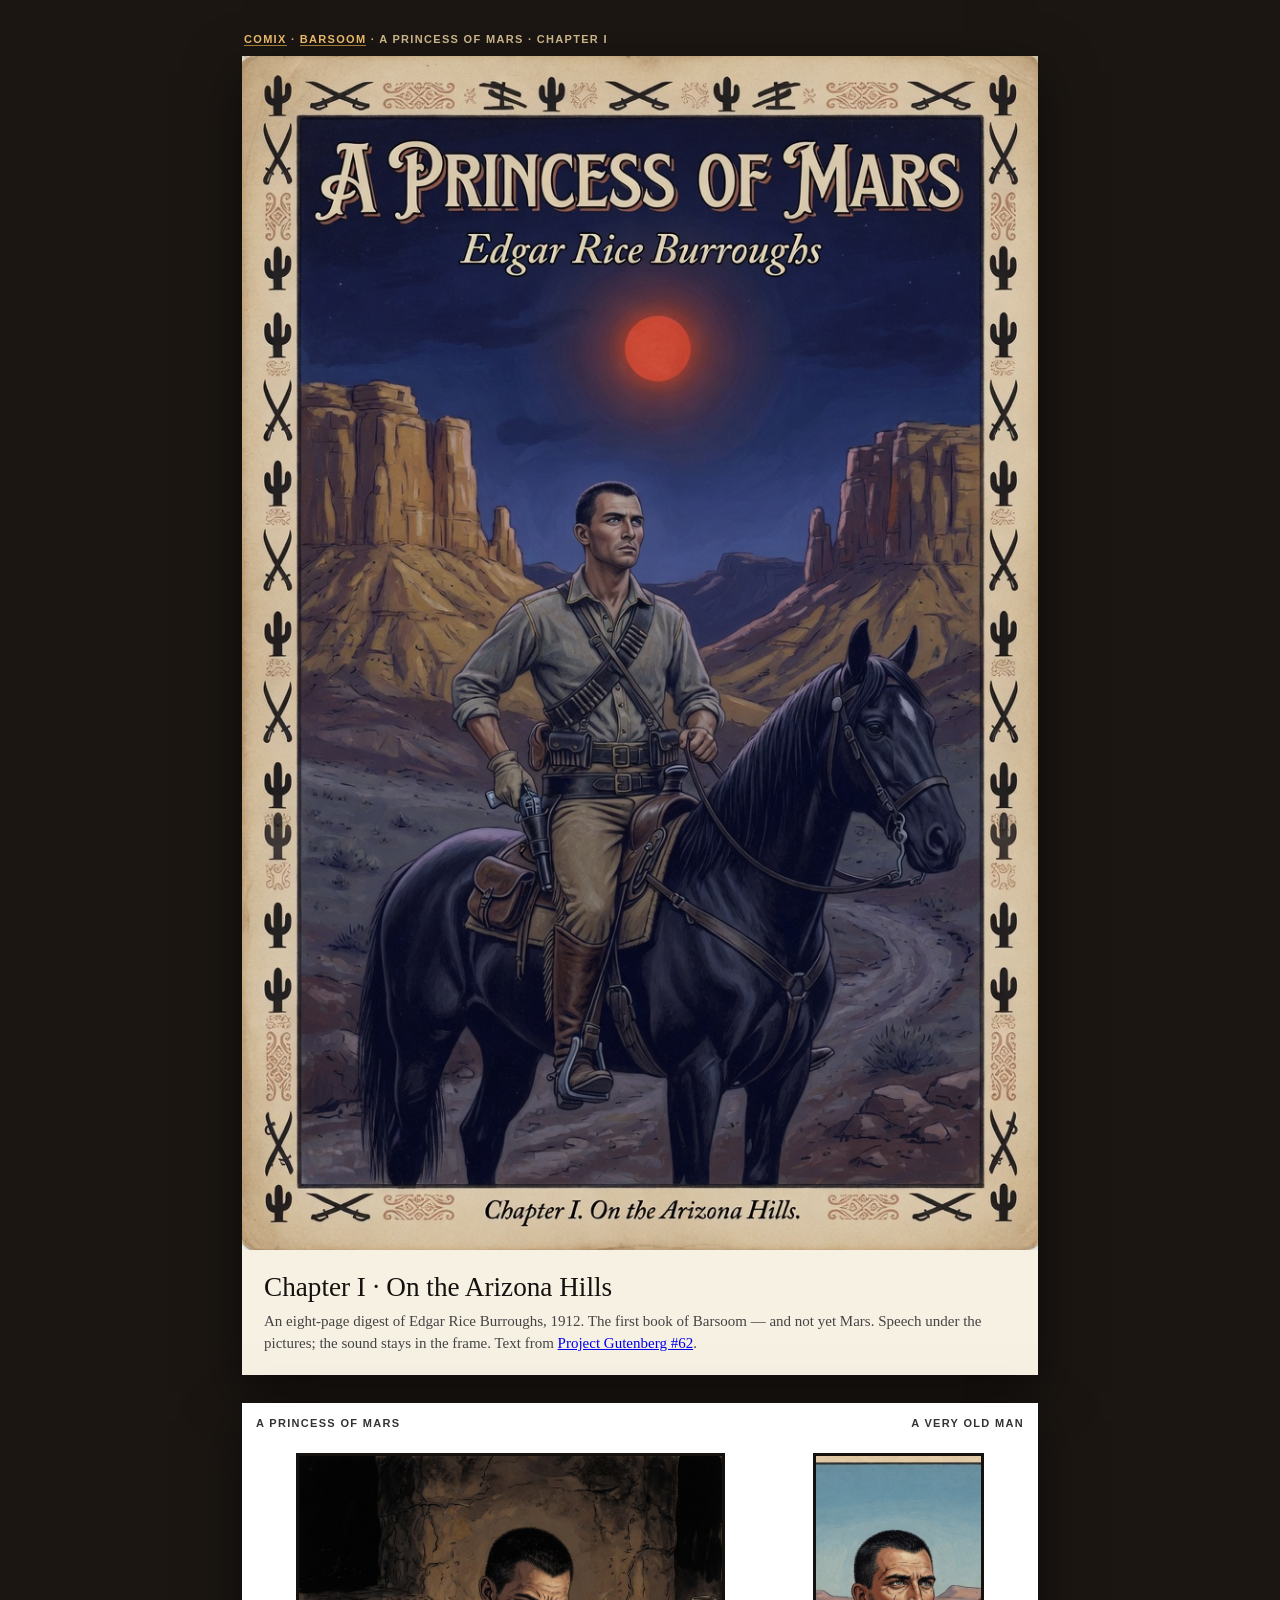
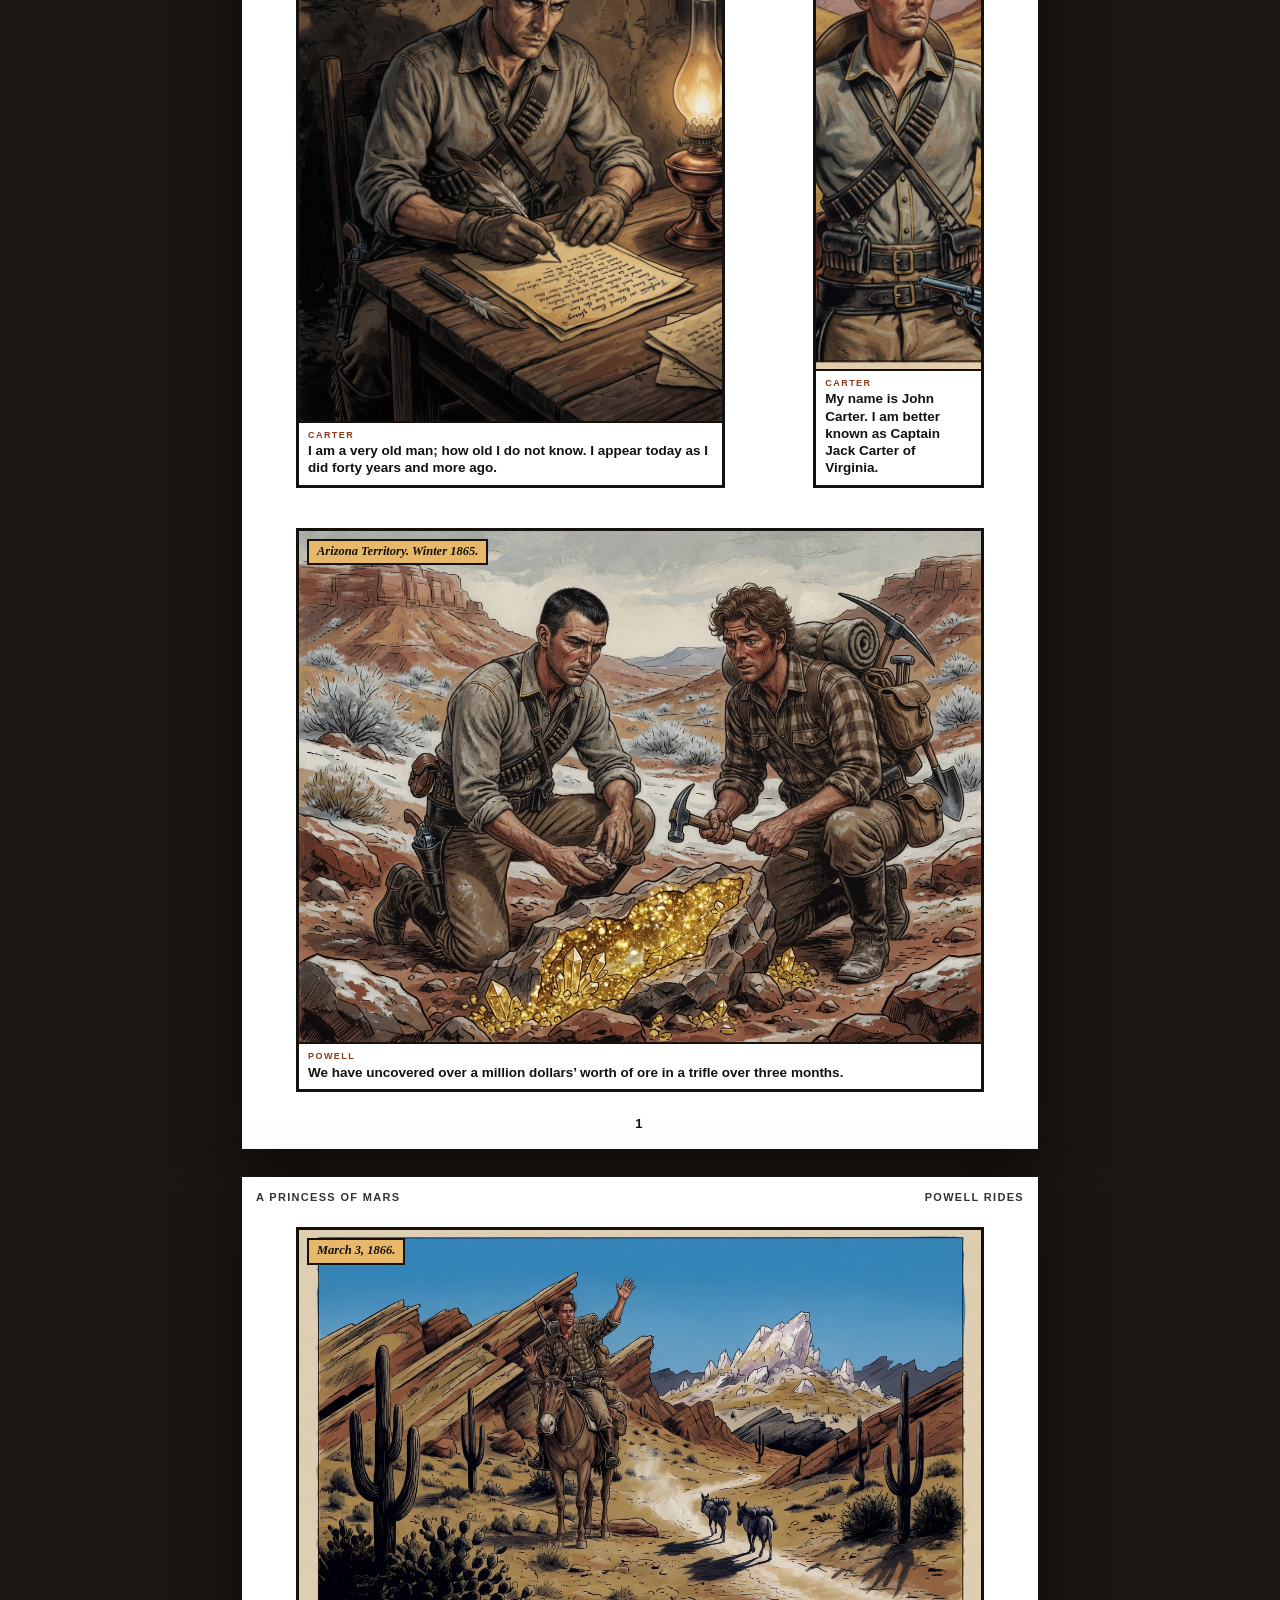
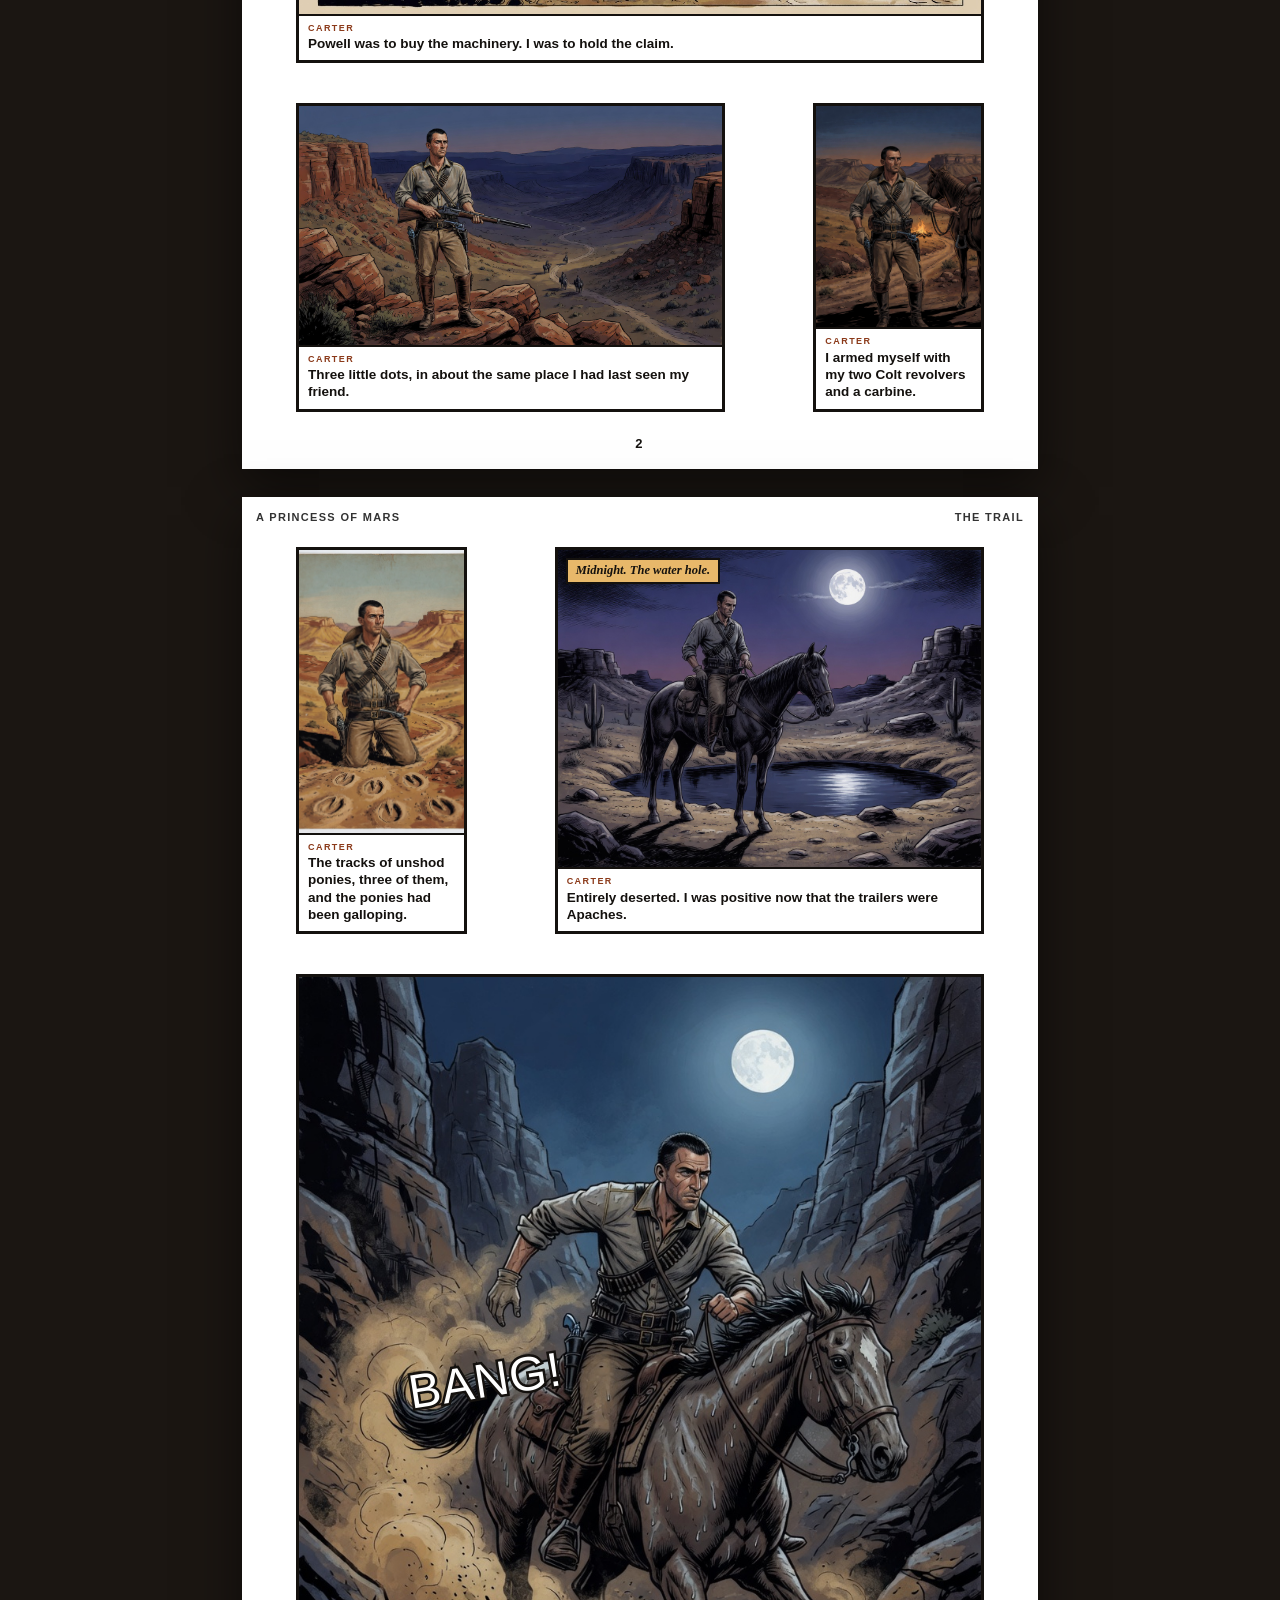
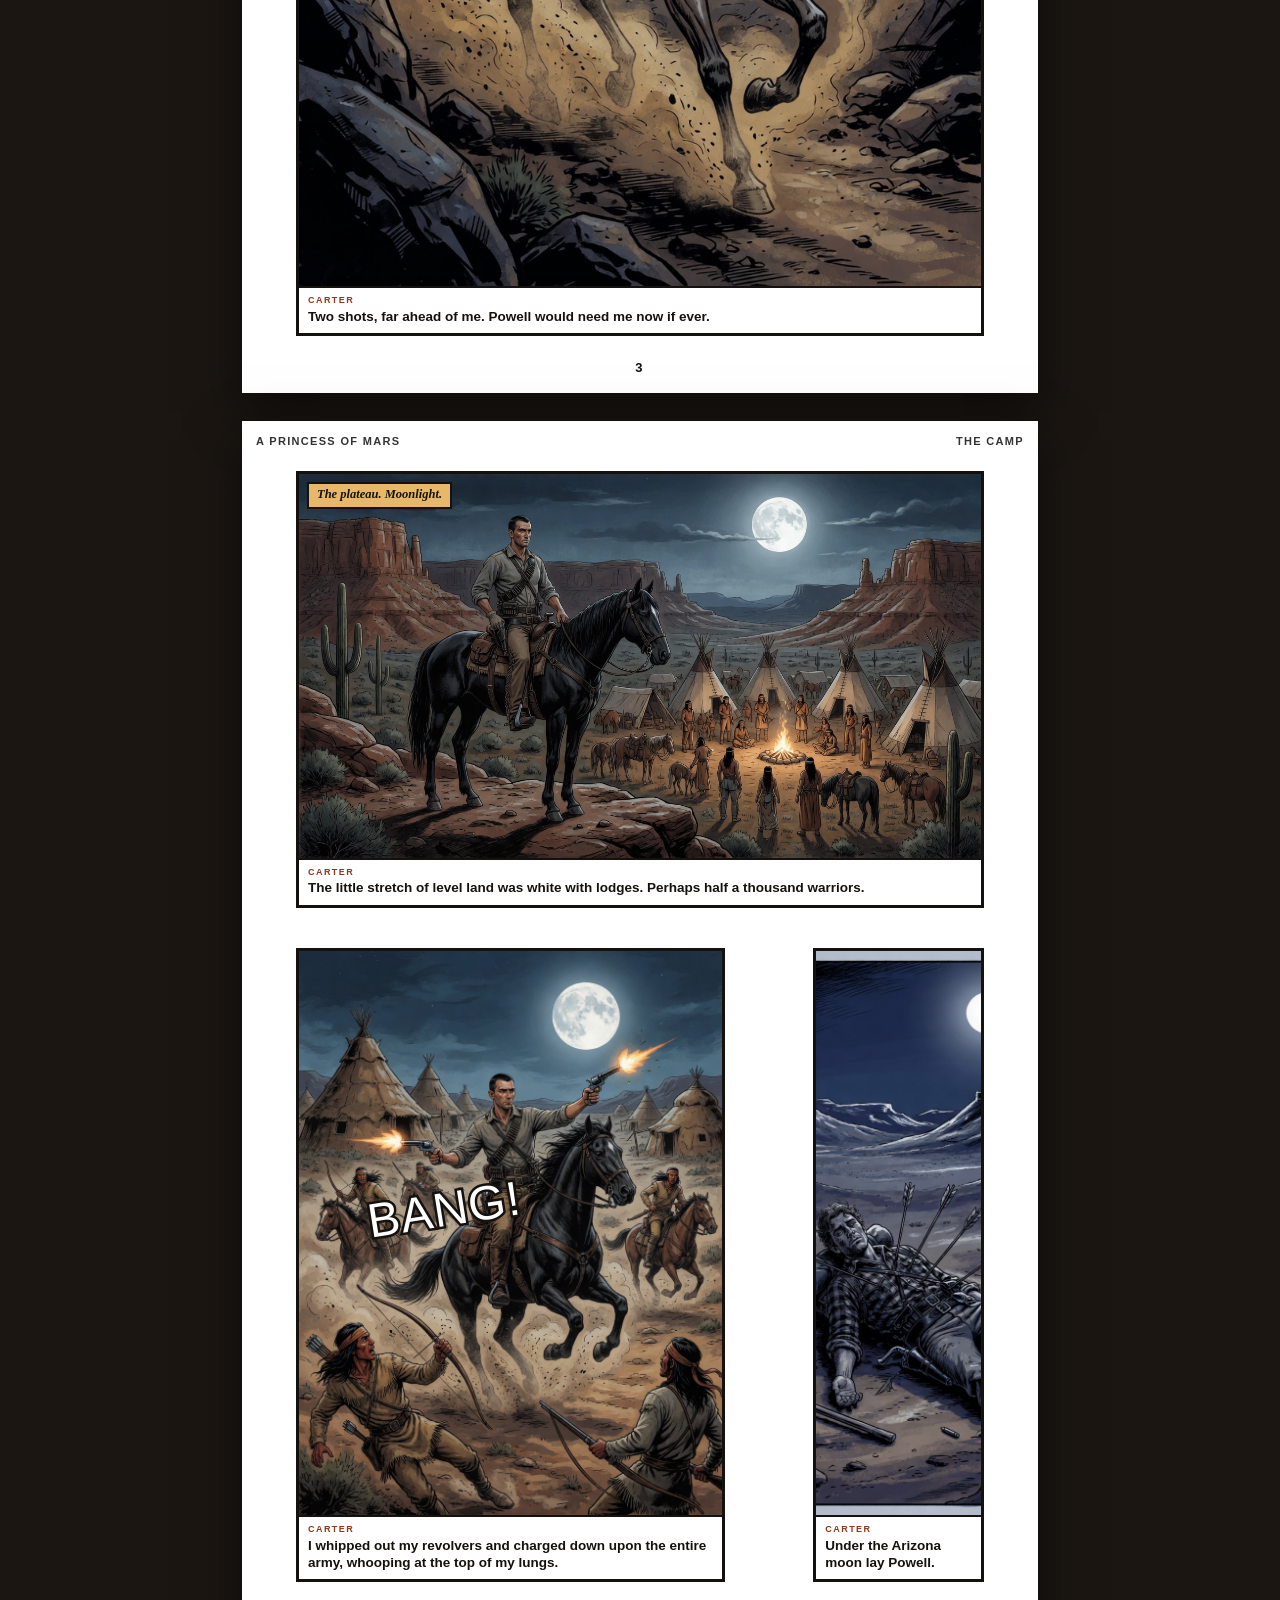
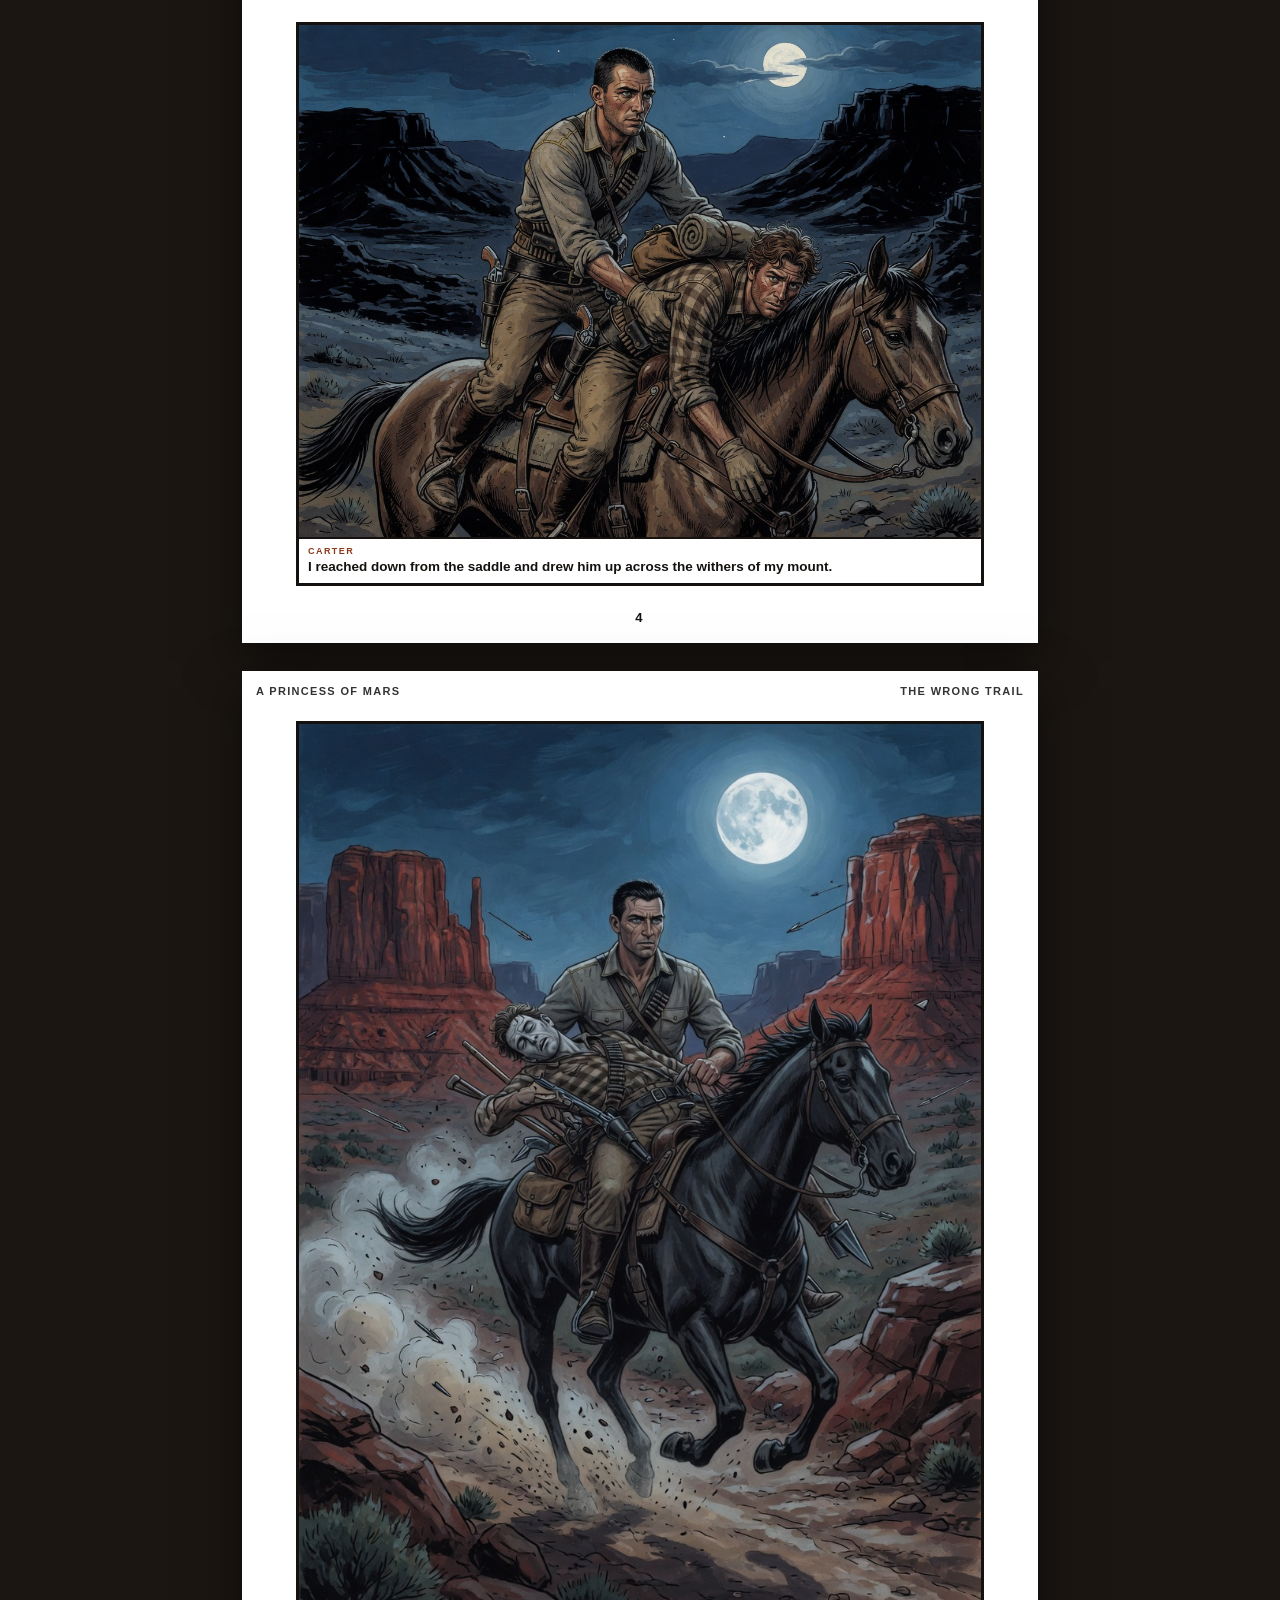
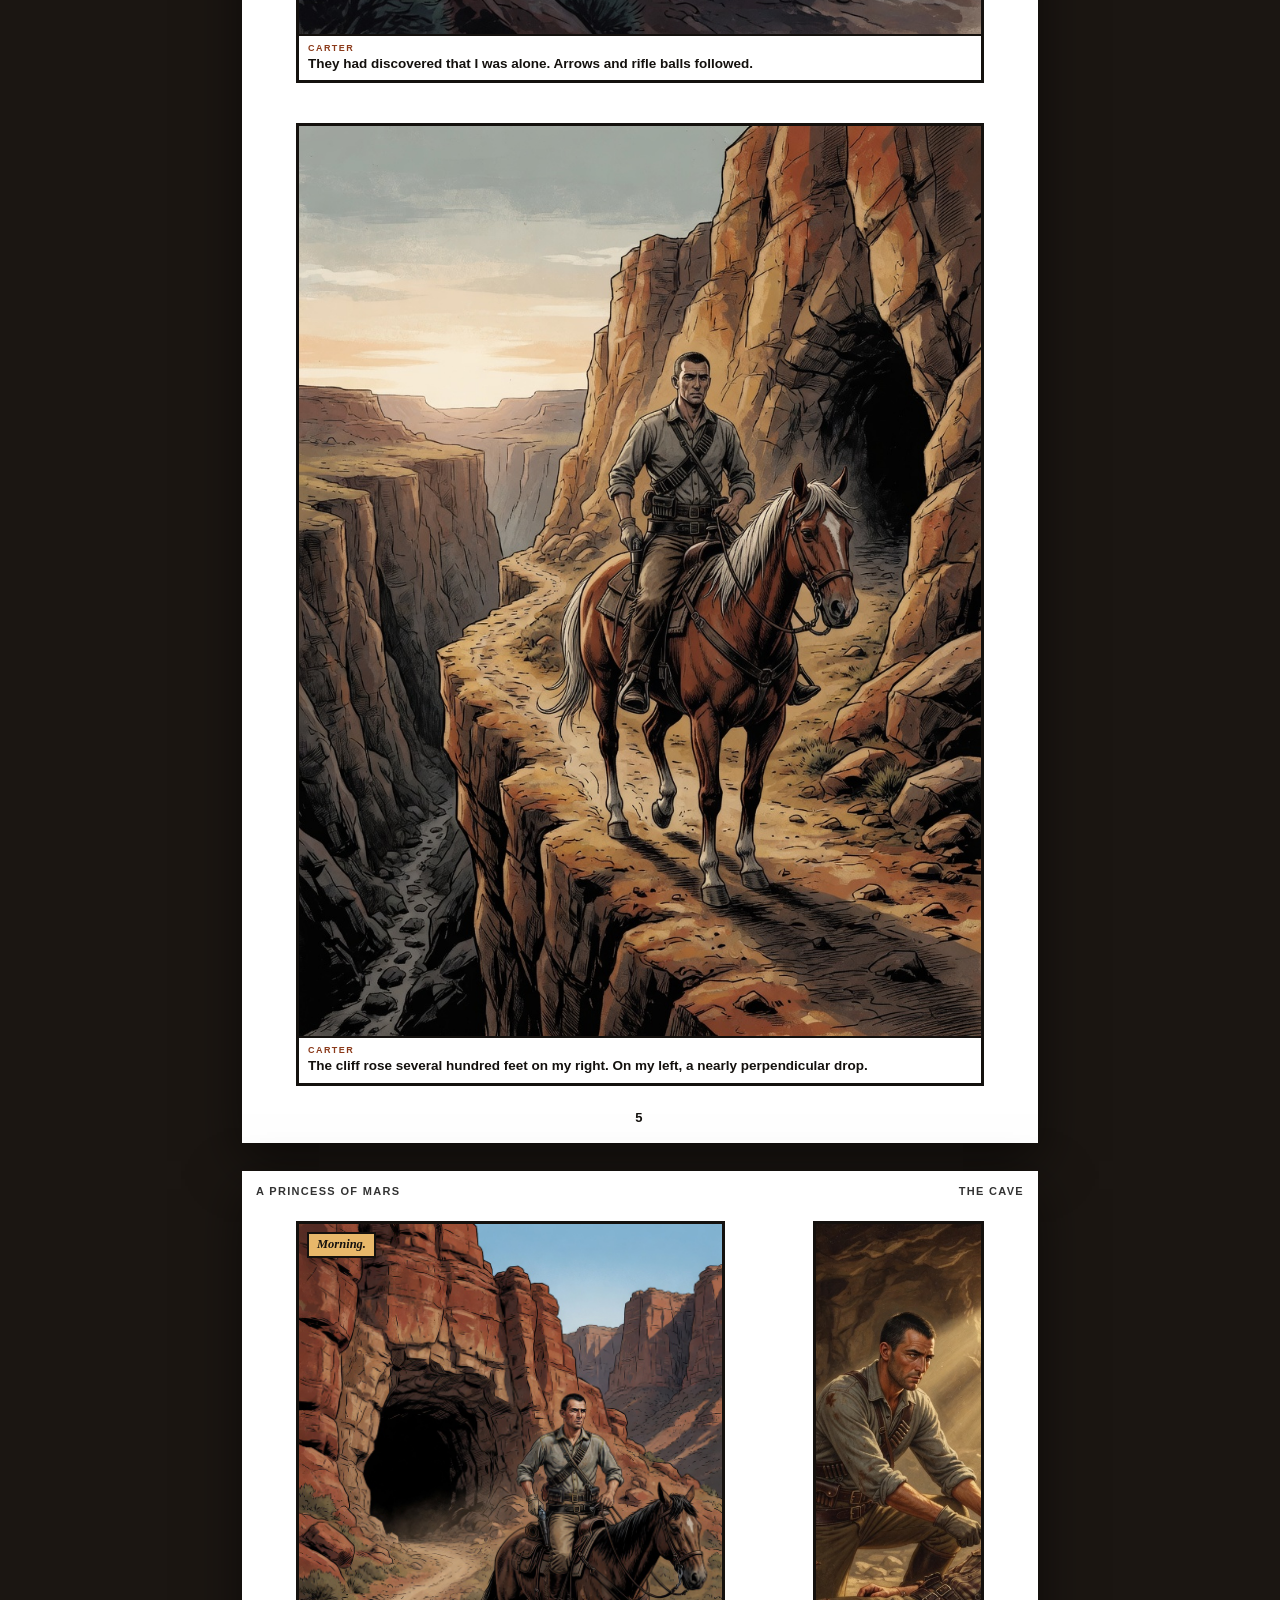
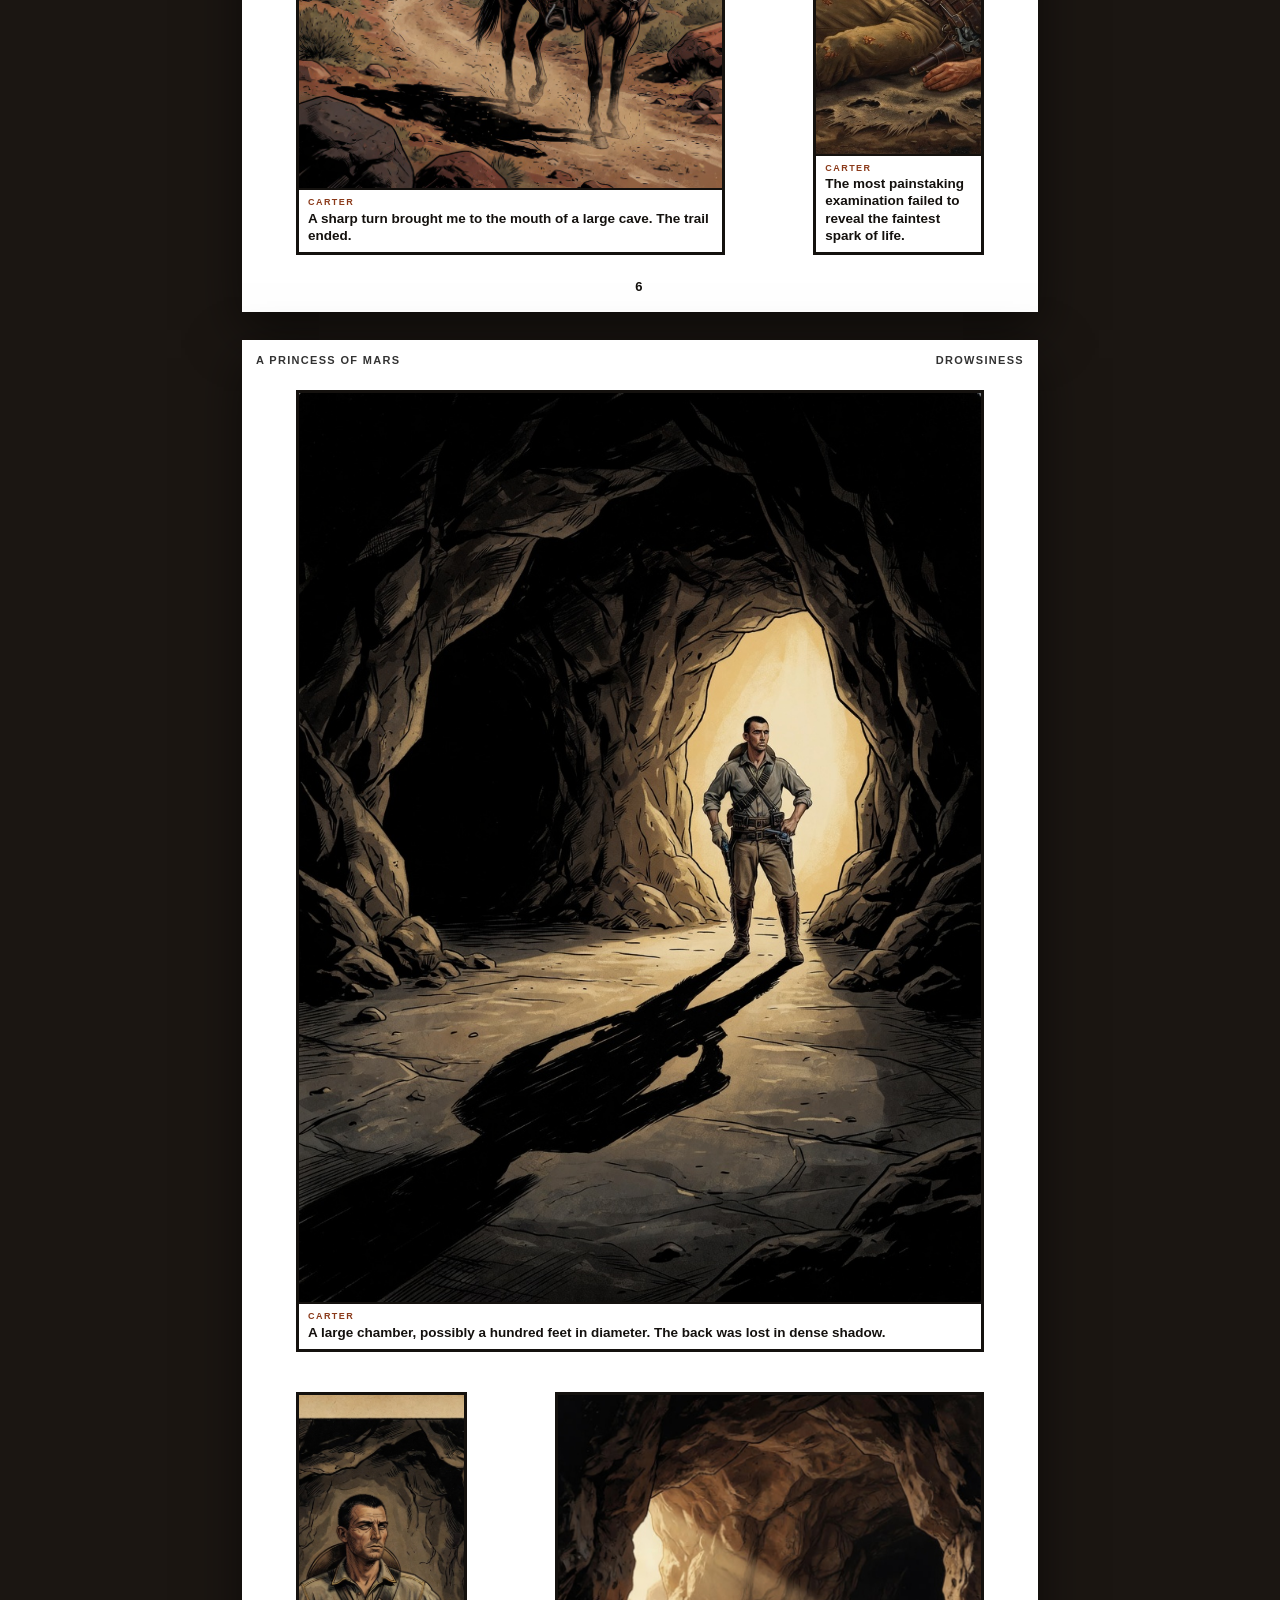
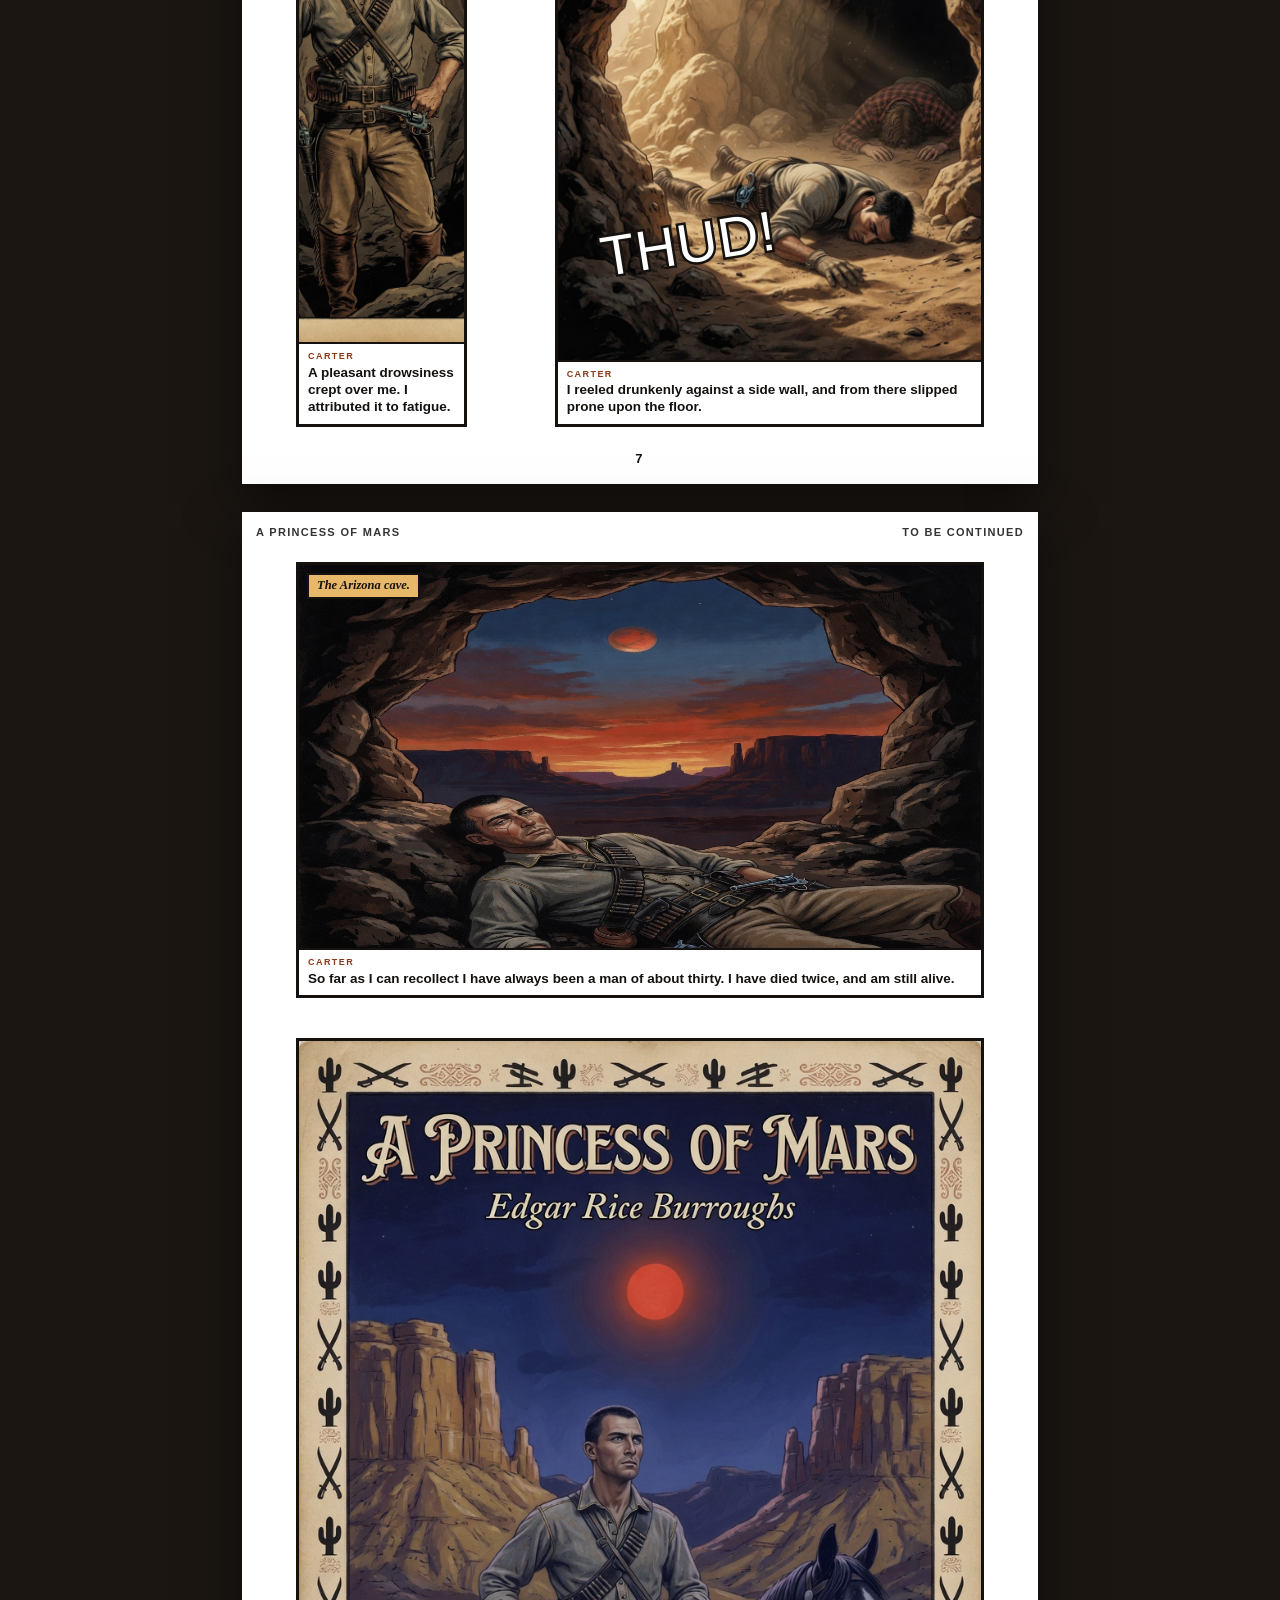
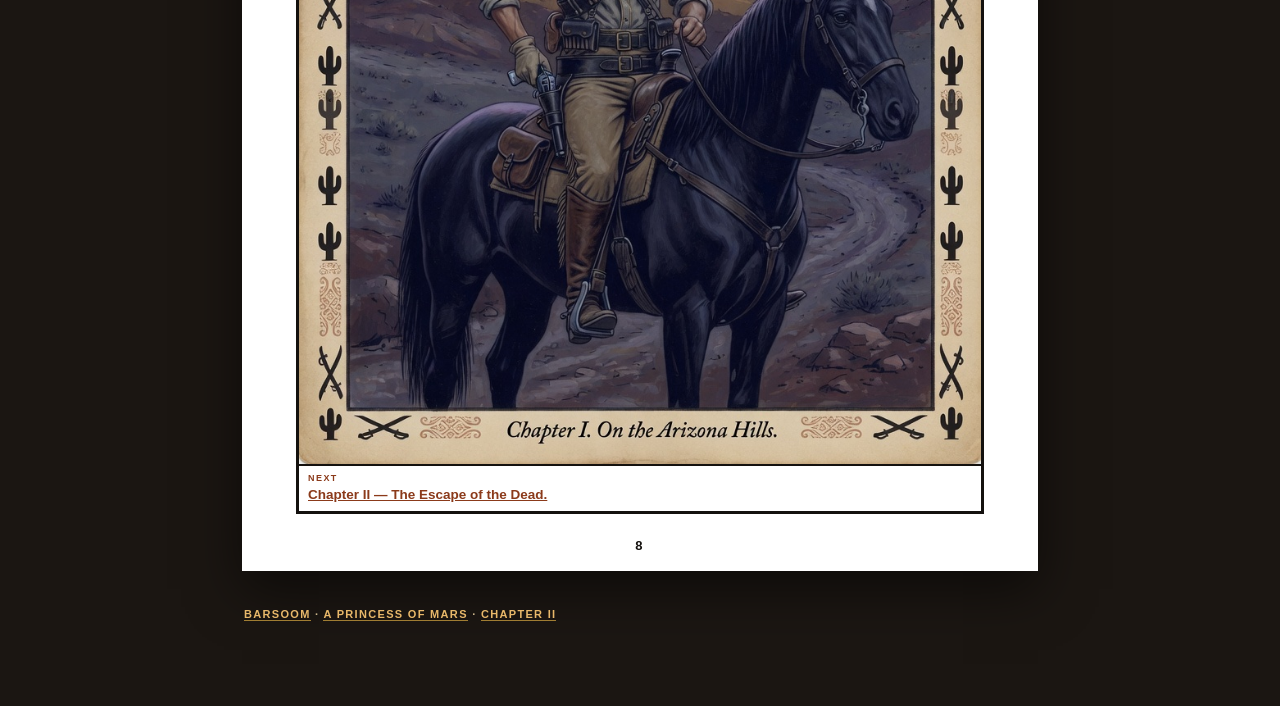
<file: books/barsoom/a-princess-of-mars/chapter-01/index.html>
<!DOCTYPE html>
<html lang="en">
<head>
<meta charset="utf-8">
<meta name="viewport" content="width=device-width, initial-scale=1">
<title>A Princess of Mars — Chapter I</title>
<style>
:root {
  --ink: #14110e;
  --paper: #f7f1e4;
  --cap: #e8b86a;
  --gutter: 8px;
  --name: #8b3a1a;
}
* { box-sizing: border-box; }
body {
  margin: 0;
  background: #1b1612;
  color: var(--ink);
  font-family: "Trebuchet MS", "Gill Sans", "Century Gothic", sans-serif;
}
.stage { max-width: 820px; margin: 0 auto; padding: 24px 12px 64px; }
.page {
  background: #fff;
  padding: 14px 14px 18px;
  margin: 0 0 28px;
  box-shadow: 0 18px 50px #0008;
}
.running {
  display: flex;
  justify-content: space-between;
  align-items: baseline;
  font-weight: 800;
  letter-spacing: .12em;
  text-transform: uppercase;
  font-size: 11px;
  margin: 0 0 8px;
  color: #333;
}
.grid {
  display: grid;
  grid-template-columns: 1fr 1fr 1fr;
  gap: var(--gutter);
  align-items: stretch;
}
.panel {
  display: flex;
  flex-direction: column;
  border: 3px solid var(--ink);
  background: #fff;
  min-width: 0;
  min-height: 0;
}
.art {
  position: relative;
  background: #0d0b09;
  flex: 1 1 auto;
  overflow: hidden;
}
.art img {
  width: 100%;
  height: 100%;
  min-height: 200px;
  object-fit: cover;
  object-position: center 22%;
  display: block;
}
.wide .art img { min-height: 248px; object-position: center 40%; }
.span2 { grid-column: span 2; }
.span3 { grid-column: 1 / -1; }
.cap {
  position: absolute;
  top: 8px; left: 8px;
  background: var(--cap);
  border: 2px solid var(--ink);
  padding: 3px 8px 4px;
  font-family: Georgia, "Times New Roman", serif;
  font-style: italic;
  font-weight: 700;
  font-size: 12.5px;
  line-height: 1.25;
  z-index: 3;
  max-width: 62%;
}
.sfx {
  position: absolute;
  font-family: Impact, Haettenschweiler, "Arial Black", sans-serif;
  font-size: 48px;
  line-height: .9;
  color: #fff;
  -webkit-text-stroke: 5px var(--ink);
  paint-order: stroke fill;
  transform: rotate(-9deg);
  z-index: 5;
  pointer-events: none;
  letter-spacing: .02em;
}
.sfx.mid { left: 16%; top: 42%; }
.sfx.low { left: 10%; bottom: 16%; font-size: 56px; }
.talk {
  flex: 0 0 auto;
  background: #fff;
  border-top: 2px solid var(--ink);
  padding: 7px 9px 8px;
  font-size: 13.5px;
  line-height: 1.28;
  font-weight: 700;
}
.talk p { margin: 0 0 6px; }
.talk p:last-child { margin: 0; }
.talk a { color: var(--name); }
.talk b {
  display: block;
  font-size: 9px;
  letter-spacing: .16em;
  text-transform: uppercase;
  color: var(--name);
  font-weight: 800;
  margin: 0 0 1px;
}
.pageno {
  text-align: center;
  font-weight: 800;
  font-size: 13px;
  margin-top: 8px;
  letter-spacing: .16em;
}
.cover { padding: 0; background: var(--paper); }
.cover img { width: 100%; height: auto; display: block; }
.intro {
  padding: 18px 22px 8px;
  font-family: Georgia, serif;
  font-size: 15px;
  line-height: 1.45;
}
.intro h1 { font-weight: 400; font-size: 1.7rem; margin: 0 0 .2rem; }
.intro p { margin: 0 0 .8rem; color: #444; }
.site-nav {
  font: 800 11px/1.3 "Trebuchet MS", "Gill Sans", sans-serif;
  letter-spacing: .12em;
  text-transform: uppercase;
  padding: 8px 2px 10px;
  color: #c9b48a;
}
.site-nav a { color: #e8b86a; text-decoration: none; border-bottom: 1px solid #a07d32; }
@media (max-width: 640px) {
  .grid { grid-template-columns: 1fr 1fr; }
  .span2, .span3 { grid-column: 1 / -1; }
  .art img { min-height: 170px; }
}
</style>
</head>
<body>
<div class="stage">
<nav class="site-nav"><a href="/">Comix</a> · <a href="/books/barsoom/">Barsoom</a> · A Princess of Mars · Chapter I</nav>

<article class="page cover" id="cover">
  <img src="panels/00-cover.jpg" alt="A Princess of Mars">
  <div class="intro">
    <h1>Chapter I · On the Arizona Hills</h1>
    <p>An eight-page digest of Edgar Rice Burroughs, 1912. The first book of Barsoom — and not yet Mars. Speech under the pictures; the sound stays in the frame. Text from <a href="https://gutenberg.org/cache/epub/62/pg62-images.html#chap01">Project Gutenberg #62</a>.</p>
  </div>
</article>

<article class="page" id="p1">
  <div class="running"><span>A Princess of Mars</span><span>A Very Old Man</span></div>
  <div class="grid">
    <figure class="panel span2">
      <div class="art"><img src="panels/p1-01.jpg" alt=""></div>
      <figcaption class="talk"><p><b>Carter</b> I am a very old man; how old I do not know. I appear today as I did forty years and more ago.</p></figcaption>
    </figure>
    <figure class="panel">
      <div class="art"><img src="panels/p1-03.jpg" alt=""></div>
      <figcaption class="talk"><p><b>Carter</b> My name is John Carter. I am better known as Captain Jack Carter of Virginia.</p></figcaption>
    </figure>
    <figure class="panel span3">
      <div class="art">
        <img src="panels/p1-02.jpg" alt="">
        <div class="cap">Arizona Territory. Winter 1865.</div>
      </div>
      <figcaption class="talk"><p><b>Powell</b> We have uncovered over a million dollars’ worth of ore in a trifle over three months.</p></figcaption>
    </figure>
  </div>
  <div class="pageno">1</div>
</article>

<article class="page" id="p2">
  <div class="running"><span>A Princess of Mars</span><span>Powell Rides</span></div>
  <div class="grid">
    <figure class="panel span3 wide">
      <div class="art">
        <img src="panels/p2-01.jpg" alt="">
        <div class="cap">March 3, 1866.</div>
      </div>
      <figcaption class="talk"><p><b>Carter</b> Powell was to buy the machinery. I was to hold the claim.</p></figcaption>
    </figure>
    <figure class="panel span2">
      <div class="art"><img src="panels/p2-02.jpg" alt=""></div>
      <figcaption class="talk"><p><b>Carter</b> Three little dots, in about the same place I had last seen my friend.</p></figcaption>
    </figure>
    <figure class="panel">
      <div class="art"><img src="panels/p2-03.jpg" alt=""></div>
      <figcaption class="talk"><p><b>Carter</b> I armed myself with my two Colt revolvers and a carbine.</p></figcaption>
    </figure>
  </div>
  <div class="pageno">2</div>
</article>

<article class="page" id="p3">
  <div class="running"><span>A Princess of Mars</span><span>The Trail</span></div>
  <div class="grid">
    <figure class="panel">
      <div class="art"><img src="panels/p3-01.jpg" alt=""></div>
      <figcaption class="talk"><p><b>Carter</b> The tracks of unshod ponies, three of them, and the ponies had been galloping.</p></figcaption>
    </figure>
    <figure class="panel span2">
      <div class="art">
        <img src="panels/p3-02.jpg" alt="">
        <div class="cap">Midnight. The water hole.</div>
      </div>
      <figcaption class="talk"><p><b>Carter</b> Entirely deserted. I was positive now that the trailers were Apaches.</p></figcaption>
    </figure>
    <figure class="panel span3 wide">
      <div class="art">
        <img src="panels/p3-03.jpg" alt="">
        <div class="sfx mid">BANG!</div>
      </div>
      <figcaption class="talk"><p><b>Carter</b> Two shots, far ahead of me. Powell would need me now if ever.</p></figcaption>
    </figure>
  </div>
  <div class="pageno">3</div>
</article>

<article class="page" id="p4">
  <div class="running"><span>A Princess of Mars</span><span>The Camp</span></div>
  <div class="grid">
    <figure class="panel span3 wide">
      <div class="art">
        <img src="panels/p4-01.jpg" alt="">
        <div class="cap">The plateau. Moonlight.</div>
      </div>
      <figcaption class="talk"><p><b>Carter</b> The little stretch of level land was white with lodges. Perhaps half a thousand warriors.</p></figcaption>
    </figure>
    <figure class="panel span2">
      <div class="art">
        <img src="panels/p4-02.jpg" alt="">
        <div class="sfx mid">BANG!</div>
      </div>
      <figcaption class="talk"><p><b>Carter</b> I whipped out my revolvers and charged down upon the entire army, whooping at the top of my lungs.</p></figcaption>
    </figure>
    <figure class="panel">
      <div class="art"><img src="panels/p4-03.jpg" alt=""></div>
      <figcaption class="talk"><p><b>Carter</b> Under the Arizona moon lay Powell.</p></figcaption>
    </figure>
    <figure class="panel span3">
      <div class="art"><img src="panels/p4-04.jpg" alt=""></div>
      <figcaption class="talk"><p><b>Carter</b> I reached down from the saddle and drew him up across the withers of my mount.</p></figcaption>
    </figure>
  </div>
  <div class="pageno">4</div>
</article>

<article class="page" id="p5">
  <div class="running"><span>A Princess of Mars</span><span>The Wrong Trail</span></div>
  <div class="grid">
    <figure class="panel span3 wide">
      <div class="art"><img src="panels/p5-01.jpg" alt=""></div>
      <figcaption class="talk"><p><b>Carter</b> They had discovered that I was alone. Arrows and rifle balls followed.</p></figcaption>
    </figure>
    <figure class="panel span3 wide">
      <div class="art"><img src="panels/p5-02.jpg" alt=""></div>
      <figcaption class="talk"><p><b>Carter</b> The cliff rose several hundred feet on my right. On my left, a nearly perpendicular drop.</p></figcaption>
    </figure>
  </div>
  <div class="pageno">5</div>
</article>

<article class="page" id="p6">
  <div class="running"><span>A Princess of Mars</span><span>The Cave</span></div>
  <div class="grid">
    <figure class="panel span2">
      <div class="art">
        <img src="panels/p6-01.jpg" alt="">
        <div class="cap">Morning.</div>
      </div>
      <figcaption class="talk"><p><b>Carter</b> A sharp turn brought me to the mouth of a large cave. The trail ended.</p></figcaption>
    </figure>
    <figure class="panel">
      <div class="art"><img src="panels/p6-02.jpg" alt=""></div>
      <figcaption class="talk"><p><b>Carter</b> The most painstaking examination failed to reveal the faintest spark of life.</p></figcaption>
    </figure>
  </div>
  <div class="pageno">6</div>
</article>

<article class="page" id="p7">
  <div class="running"><span>A Princess of Mars</span><span>Drowsiness</span></div>
  <div class="grid">
    <figure class="panel span3 wide">
      <div class="art"><img src="panels/p7-01.jpg" alt=""></div>
      <figcaption class="talk"><p><b>Carter</b> A large chamber, possibly a hundred feet in diameter. The back was lost in dense shadow.</p></figcaption>
    </figure>
    <figure class="panel">
      <div class="art"><img src="panels/p7-02.jpg" alt=""></div>
      <figcaption class="talk"><p><b>Carter</b> A pleasant drowsiness crept over me. I attributed it to fatigue.</p></figcaption>
    </figure>
    <figure class="panel span2">
      <div class="art">
        <img src="panels/p7-03.jpg" alt="">
        <div class="sfx low">THUD!</div>
      </div>
      <figcaption class="talk"><p><b>Carter</b> I reeled drunkenly against a side wall, and from there slipped prone upon the floor.</p></figcaption>
    </figure>
  </div>
  <div class="pageno">7</div>
</article>

<article class="page" id="p8">
  <div class="running"><span>A Princess of Mars</span><span>To Be Continued</span></div>
  <div class="grid">
    <figure class="panel span3 wide">
      <div class="art">
        <img src="panels/p8-01.jpg" alt="">
        <div class="cap">The Arizona cave.</div>
      </div>
      <figcaption class="talk"><p><b>Carter</b> So far as I can recollect I have always been a man of about thirty. I have died twice, and am still alive.</p></figcaption>
    </figure>
    <figure class="panel span3">
      <div class="art"><img src="panels/00-cover.jpg" alt=""></div>
      <figcaption class="talk"><p><b>Next</b> <a href="/books/barsoom/a-princess-of-mars/chapter-02/">Chapter II — The Escape of the Dead.</a></p></figcaption>
    </figure>
  </div>
  <div class="pageno">8</div>
</article>

<p class="site-nav"><a href="/books/barsoom/">Barsoom</a> · <a href="/books/barsoom/a-princess-of-mars/">A Princess of Mars</a> · <a href="/books/barsoom/a-princess-of-mars/chapter-02/">Chapter II</a></p>

</div>
</body>
</html>
</file>
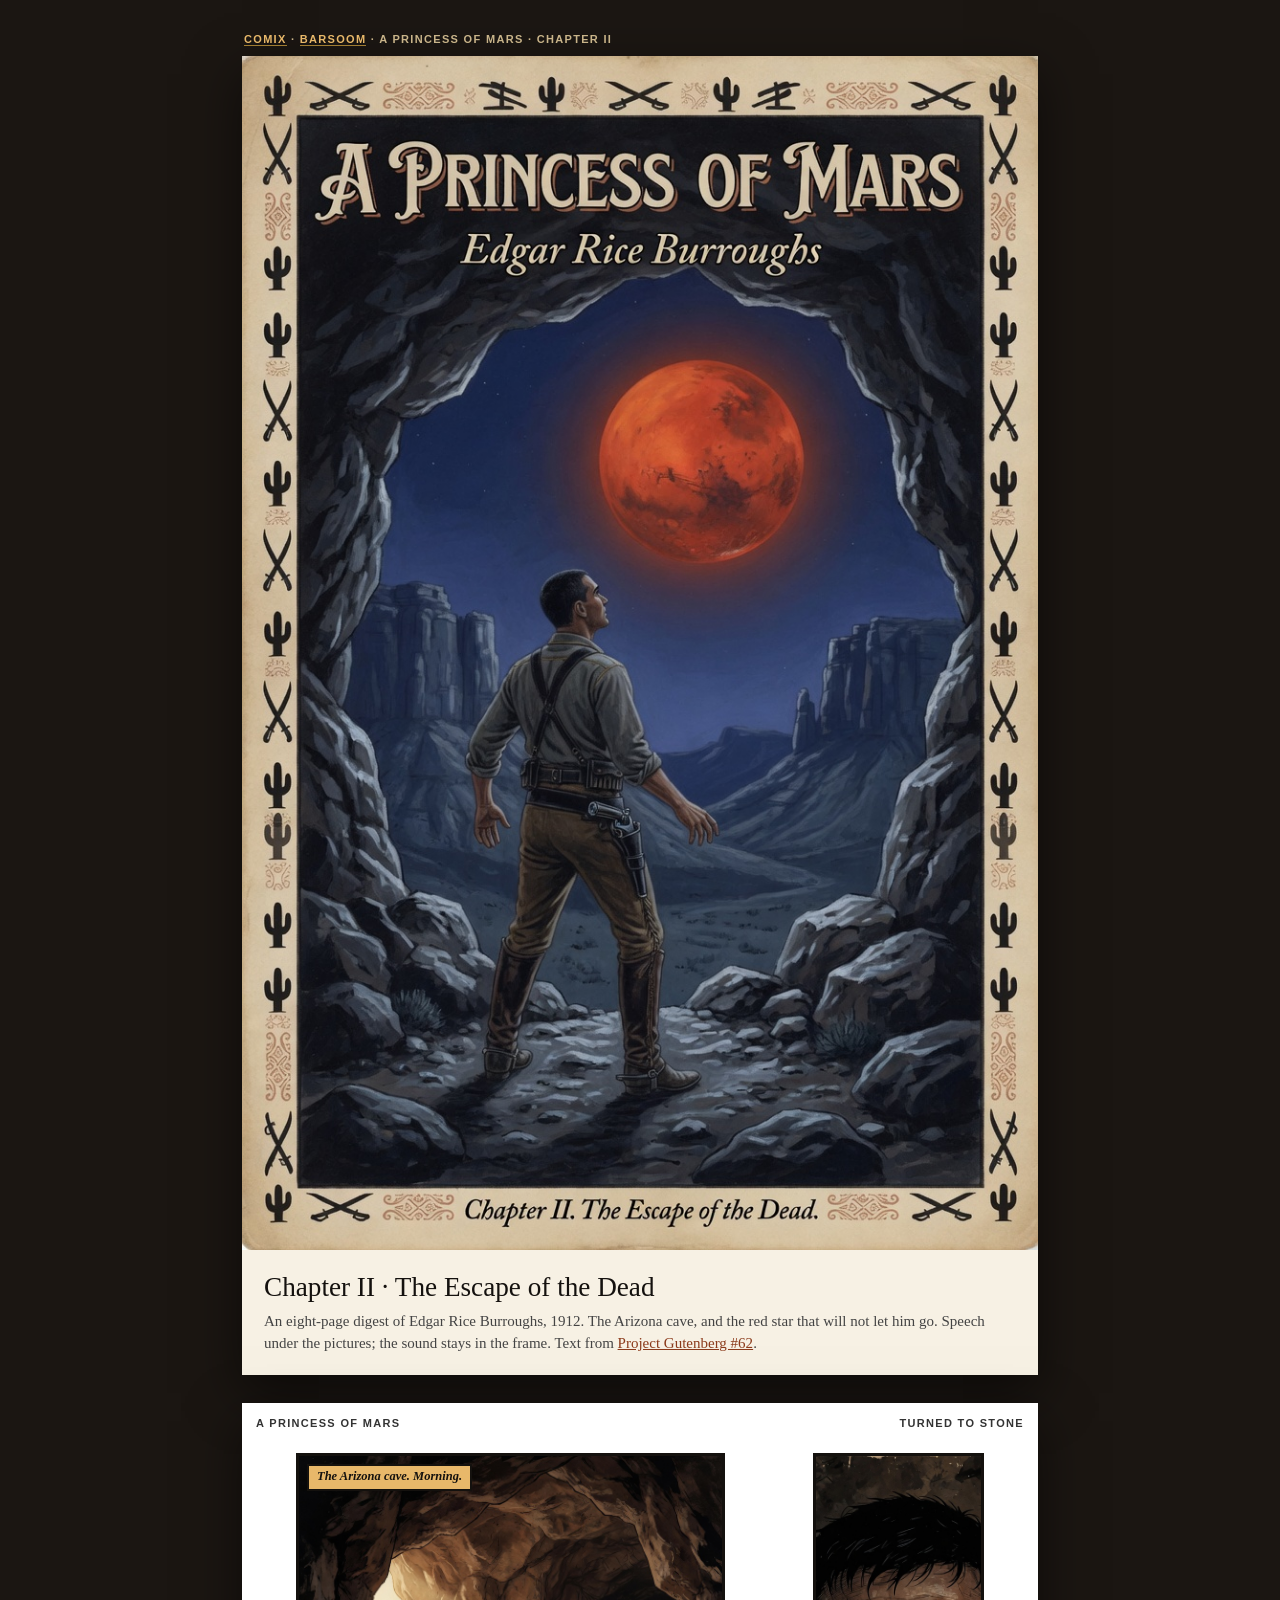
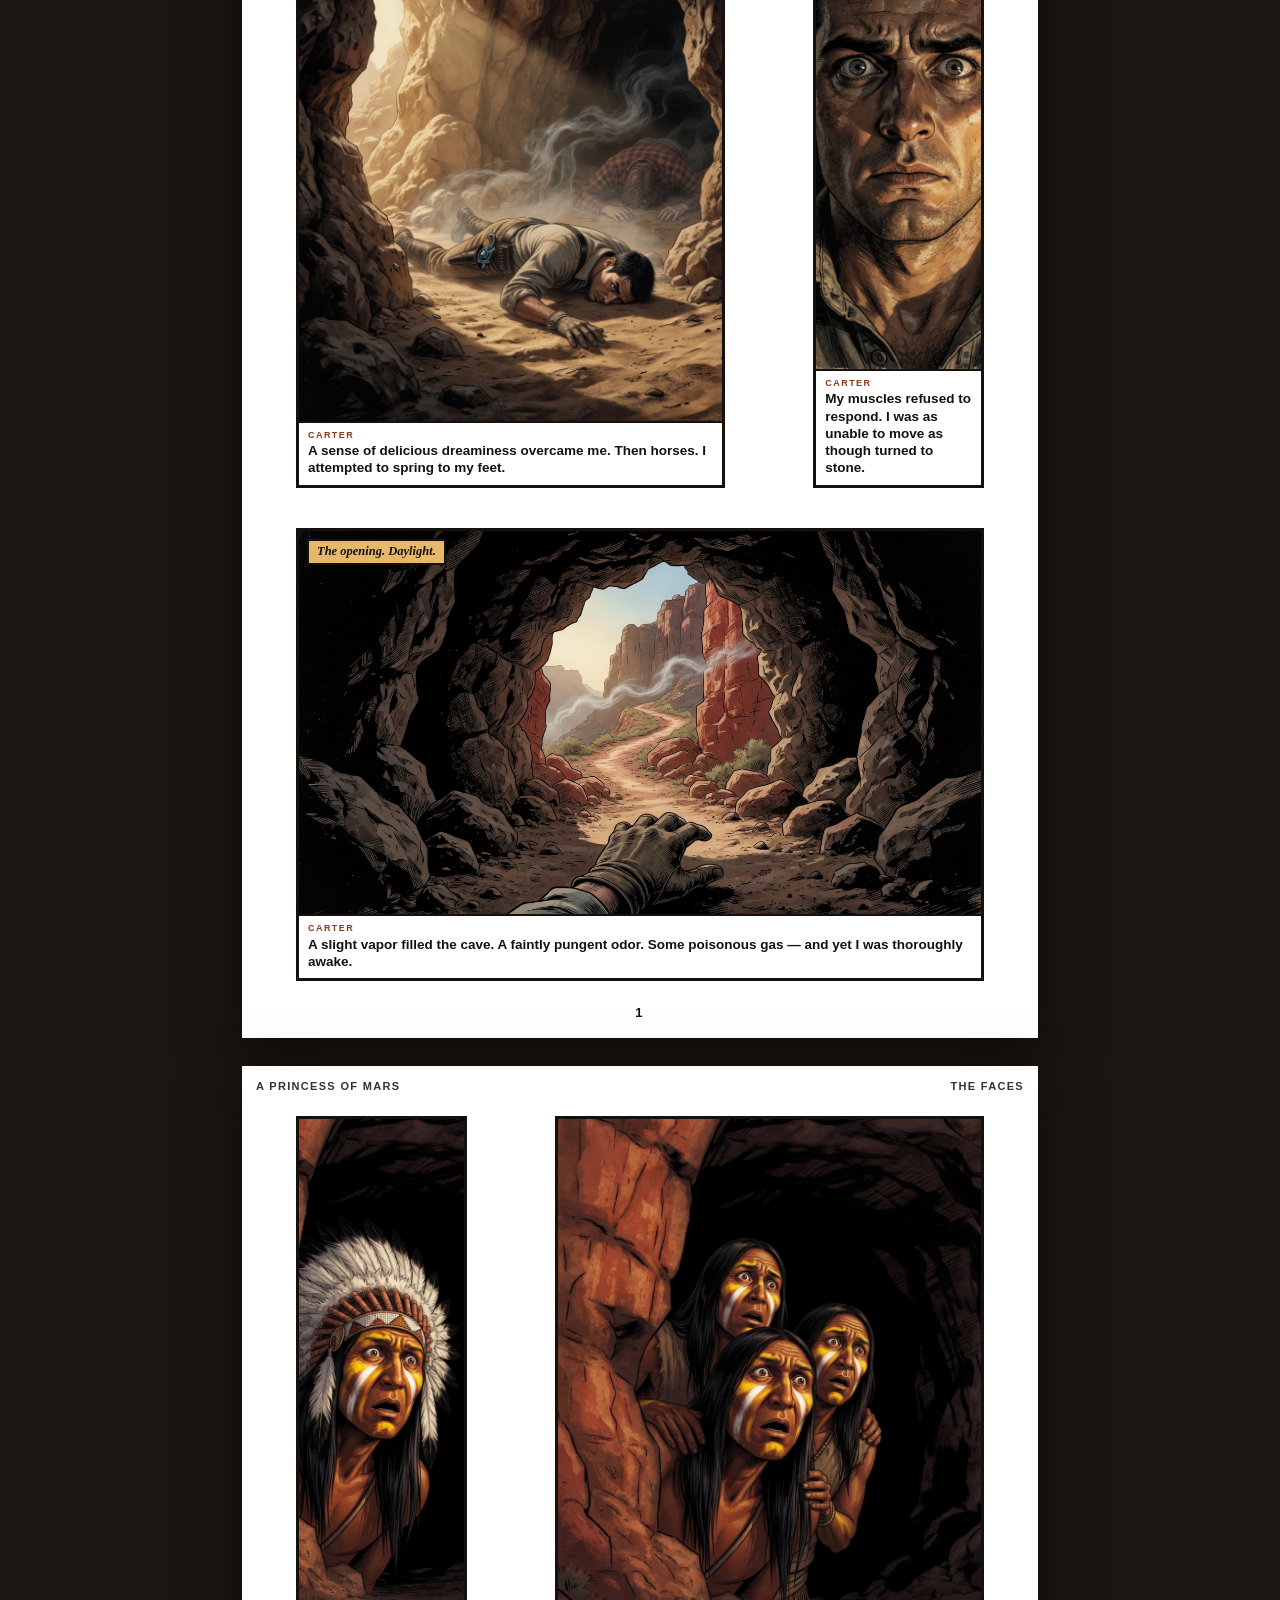
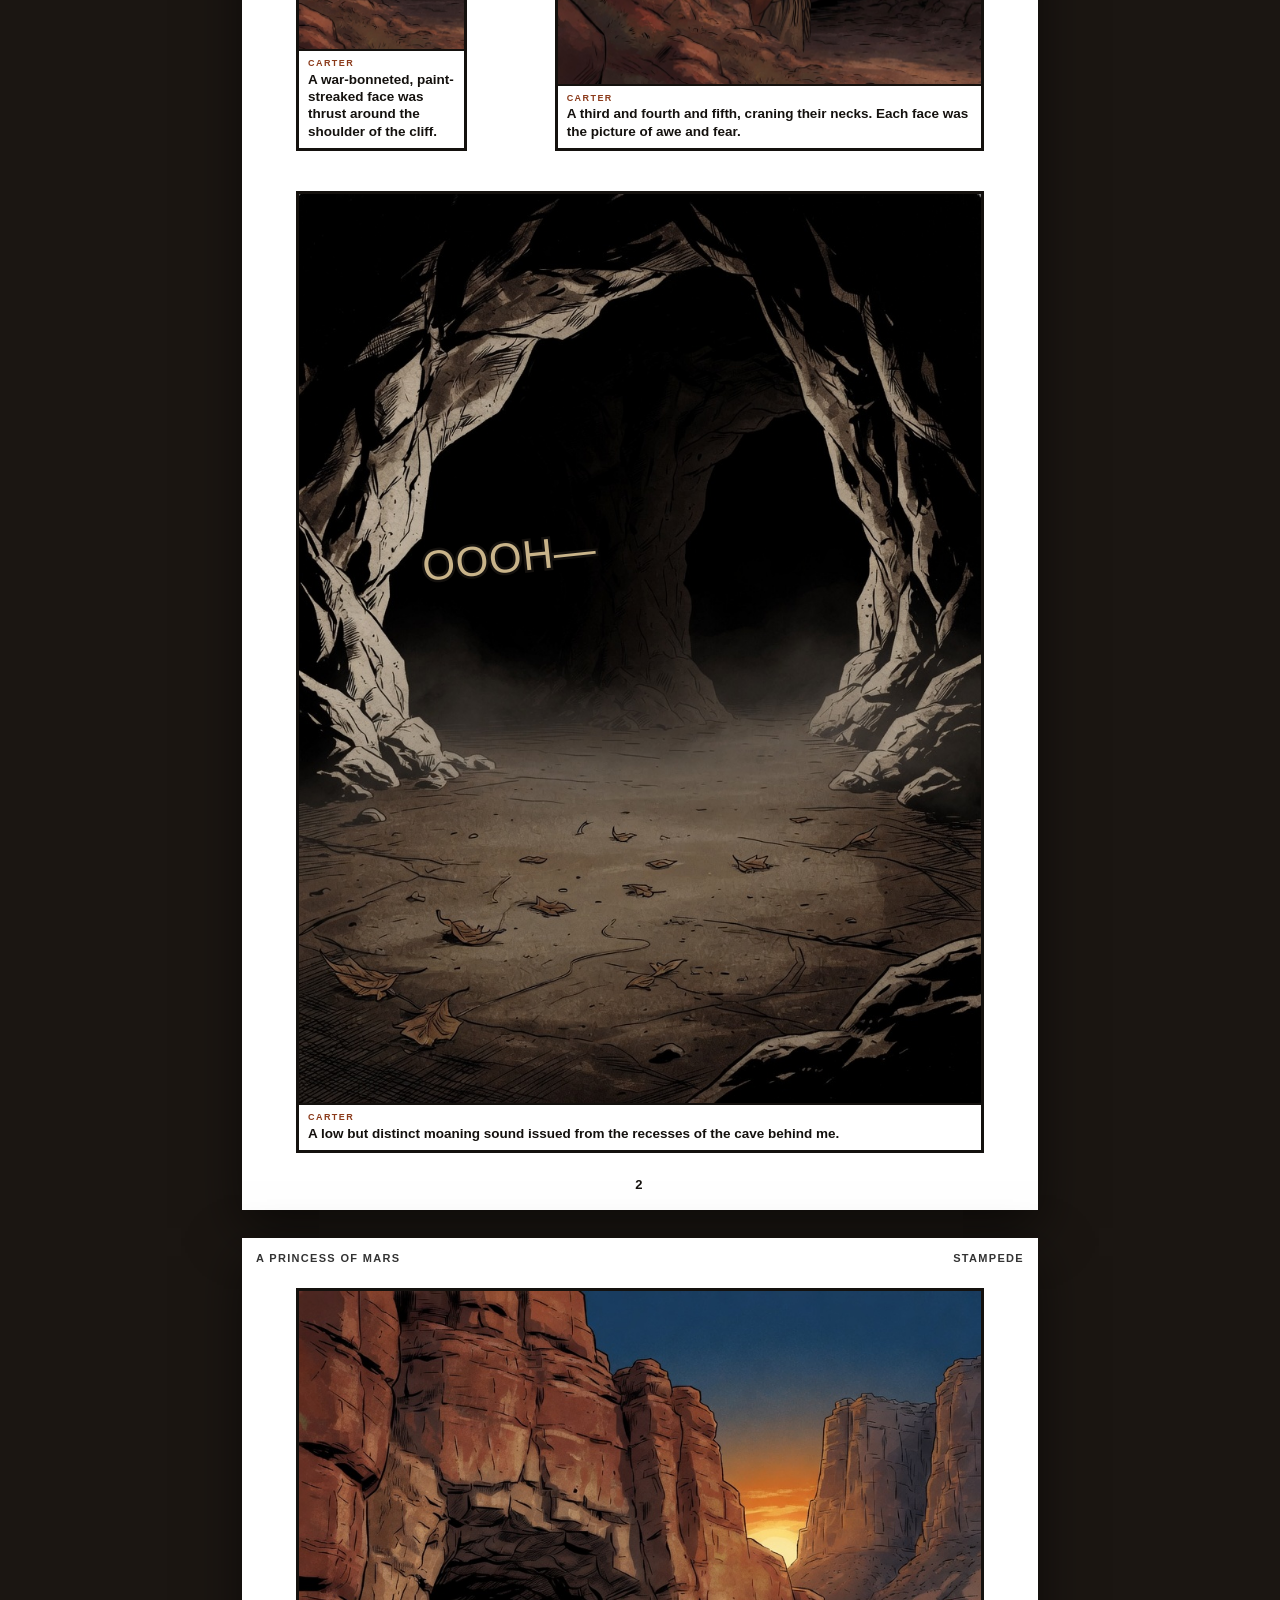
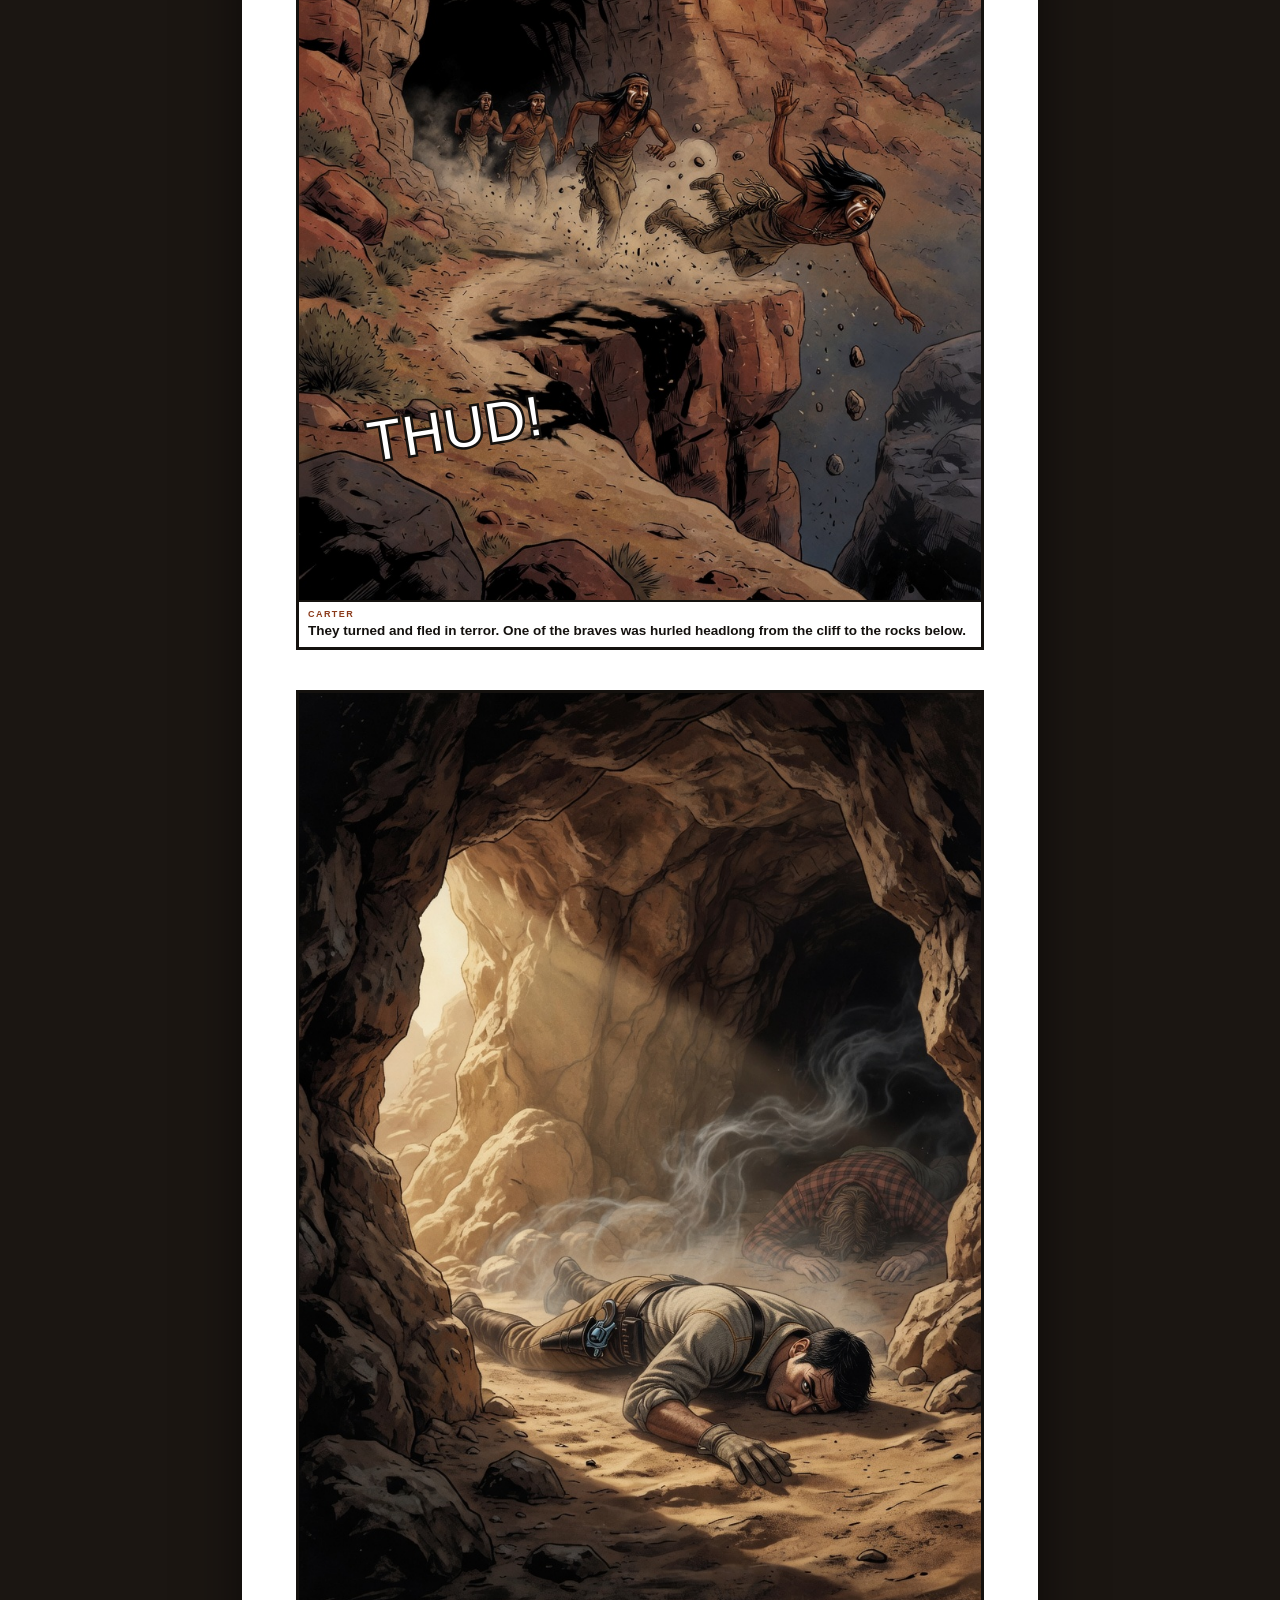
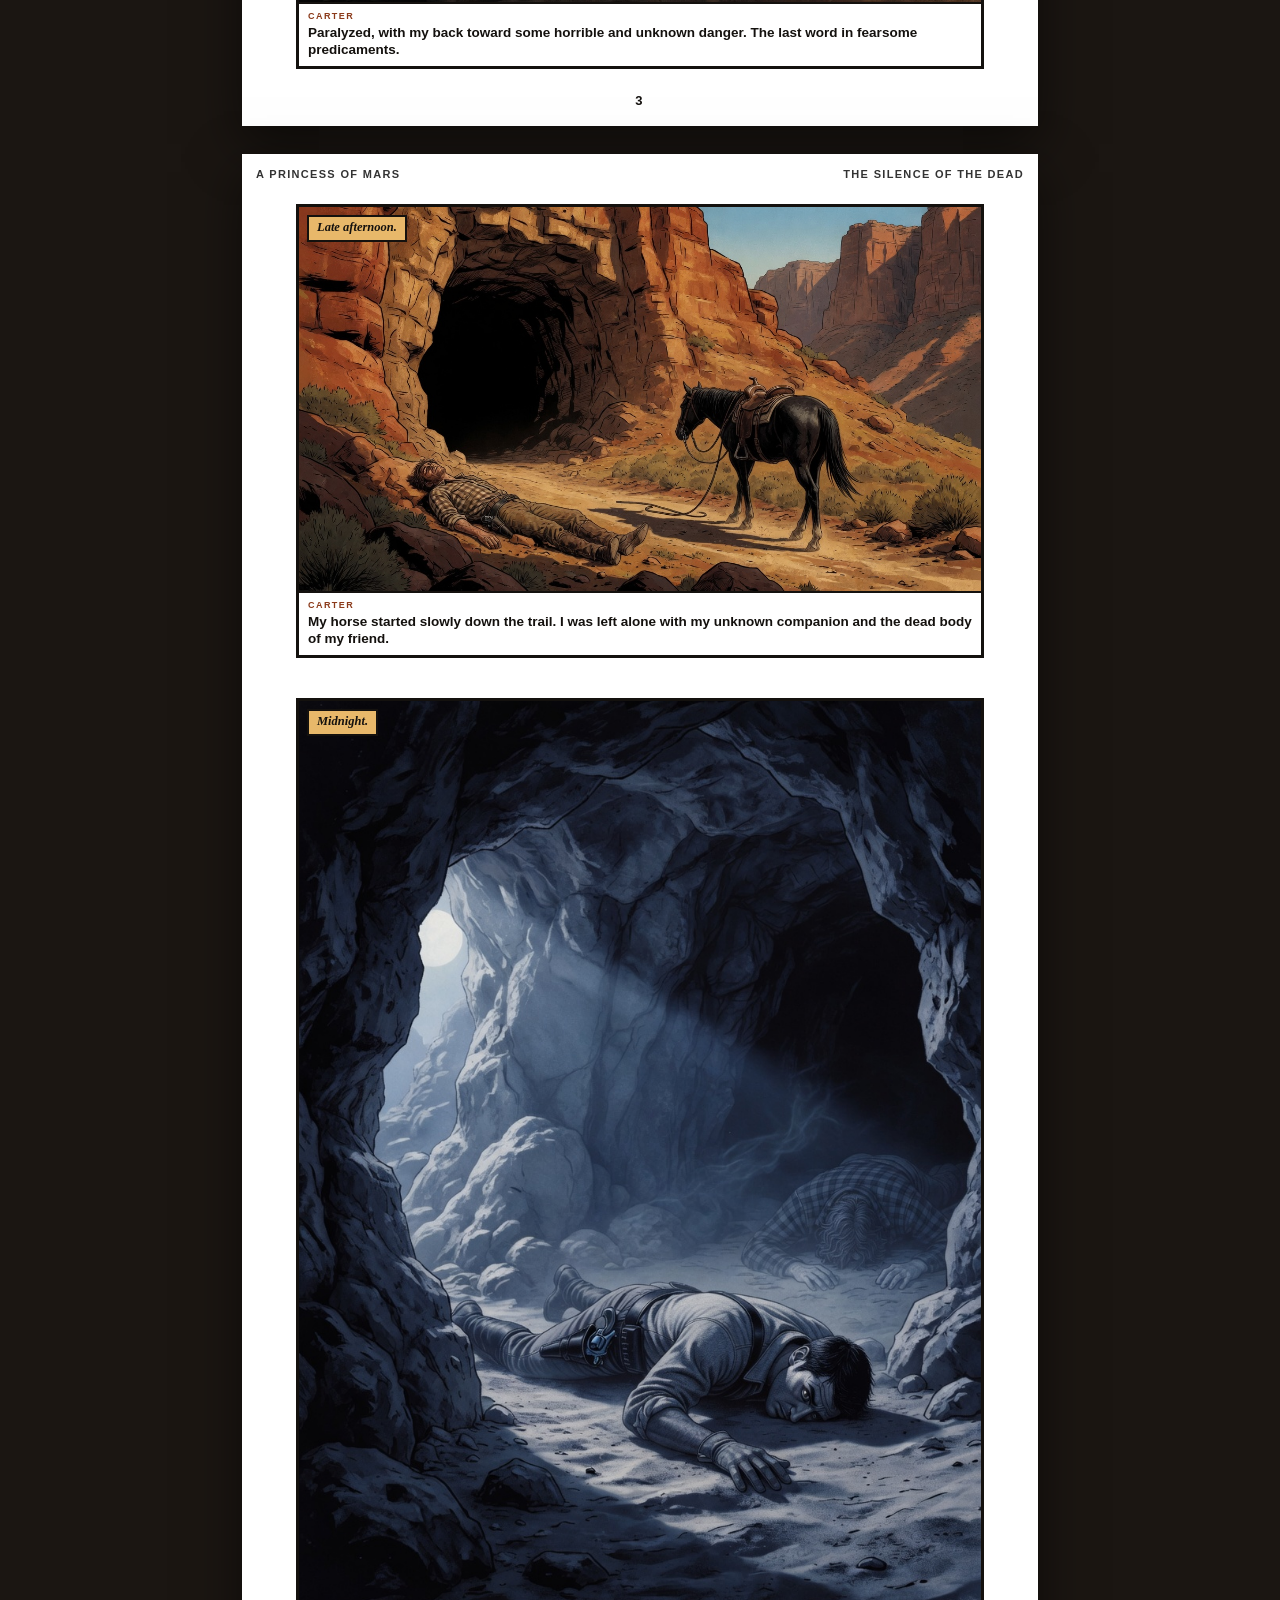
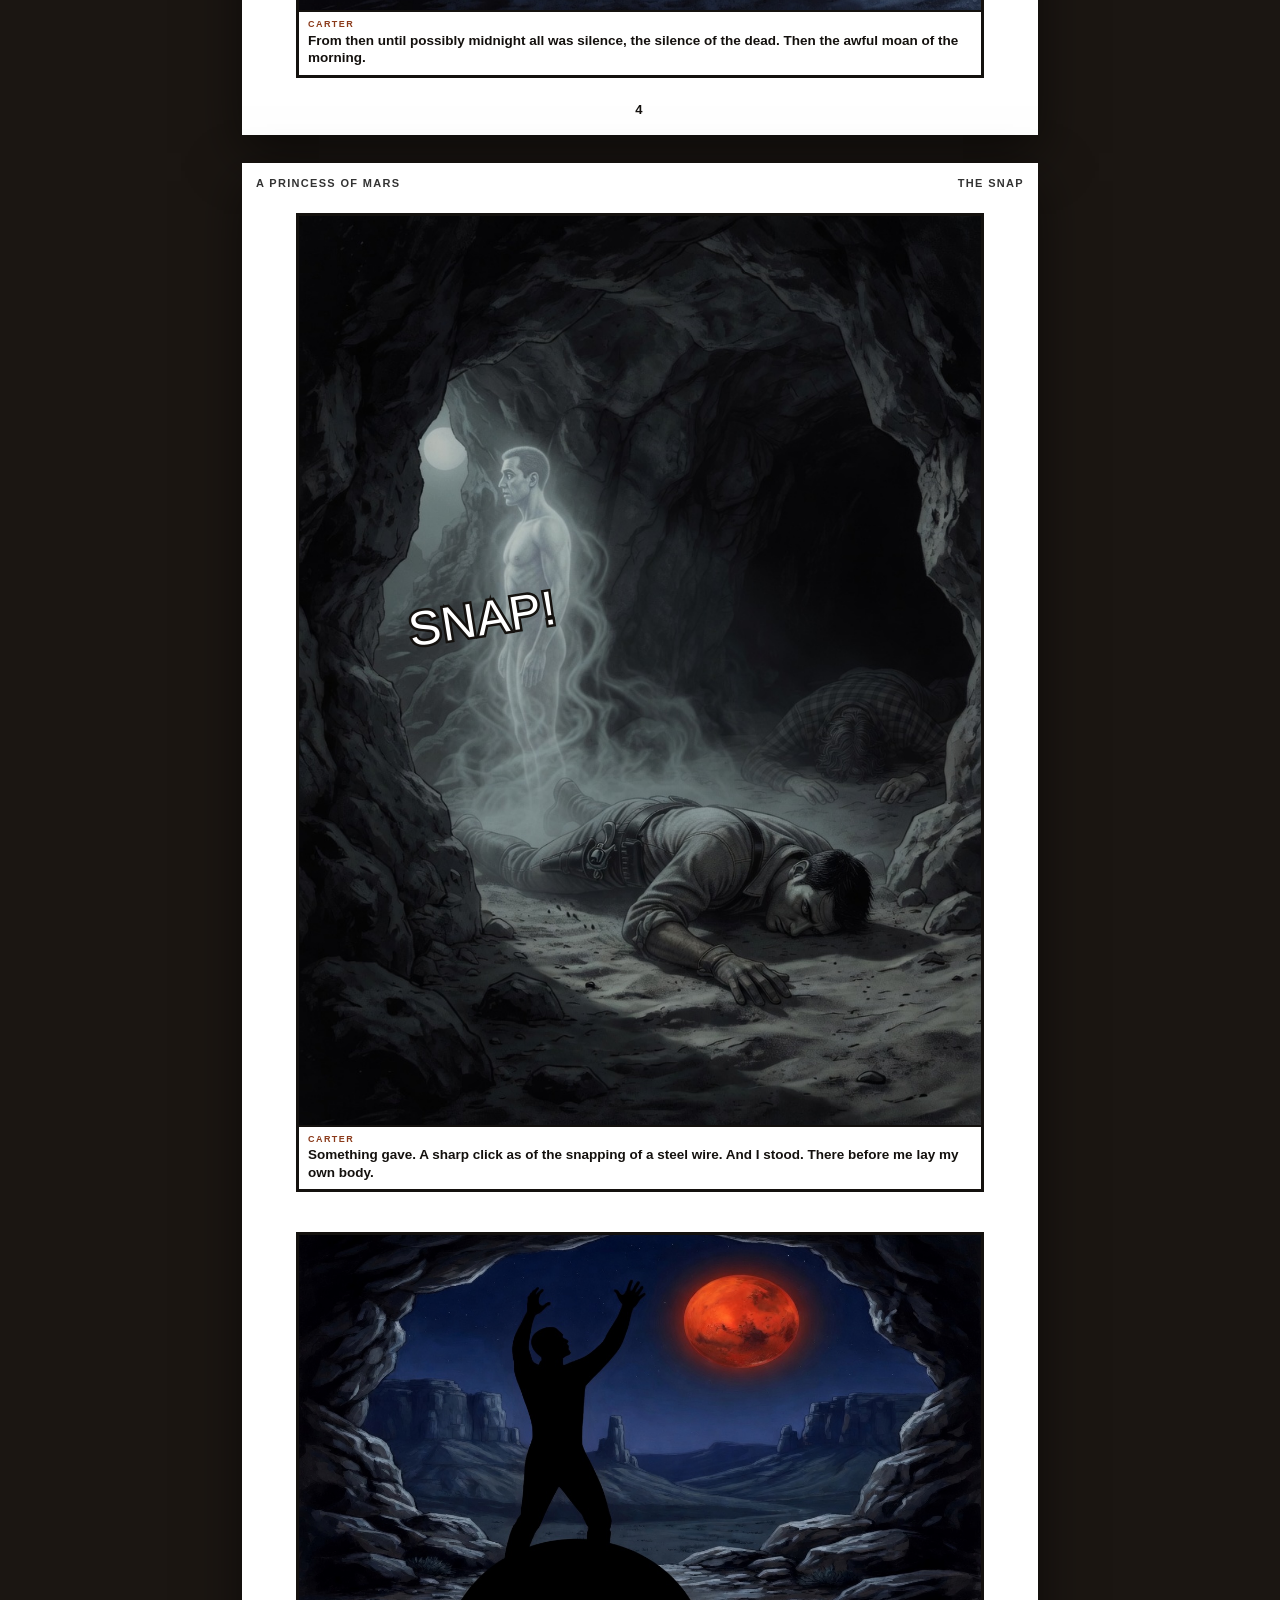
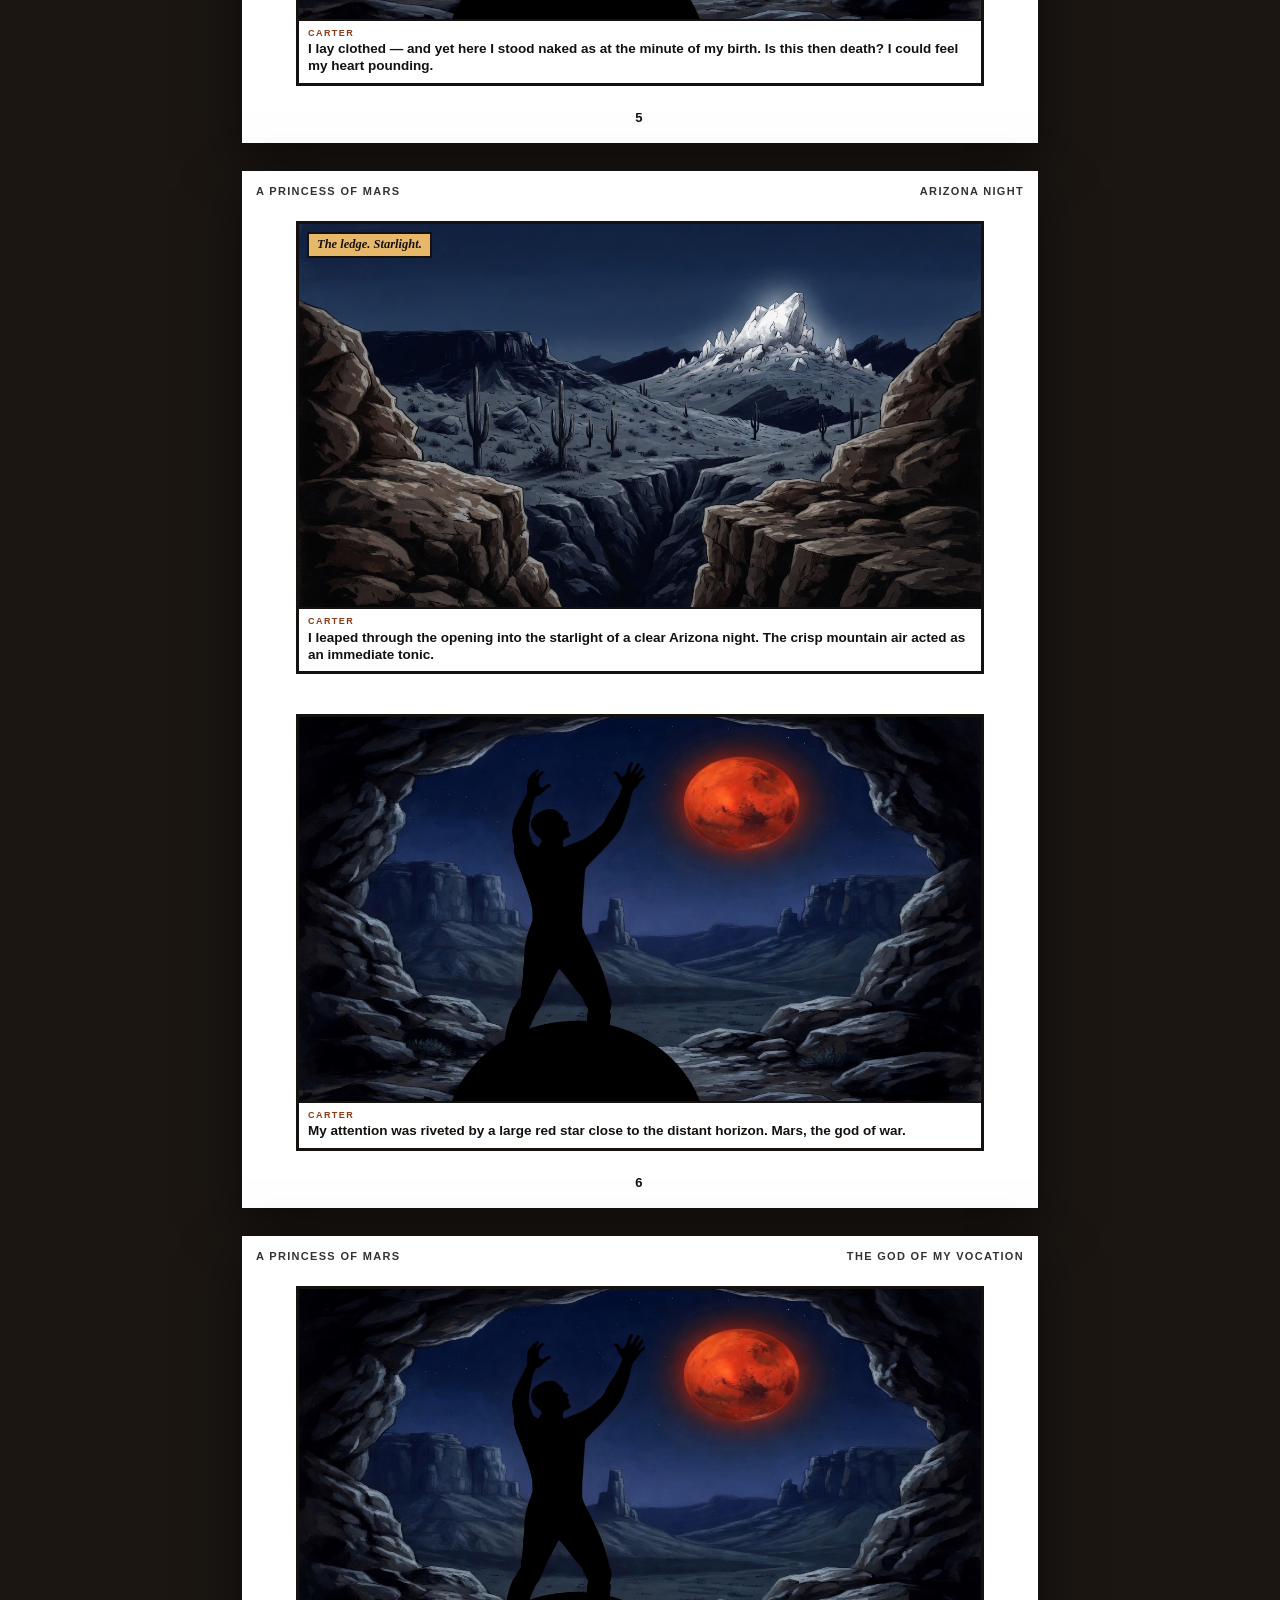
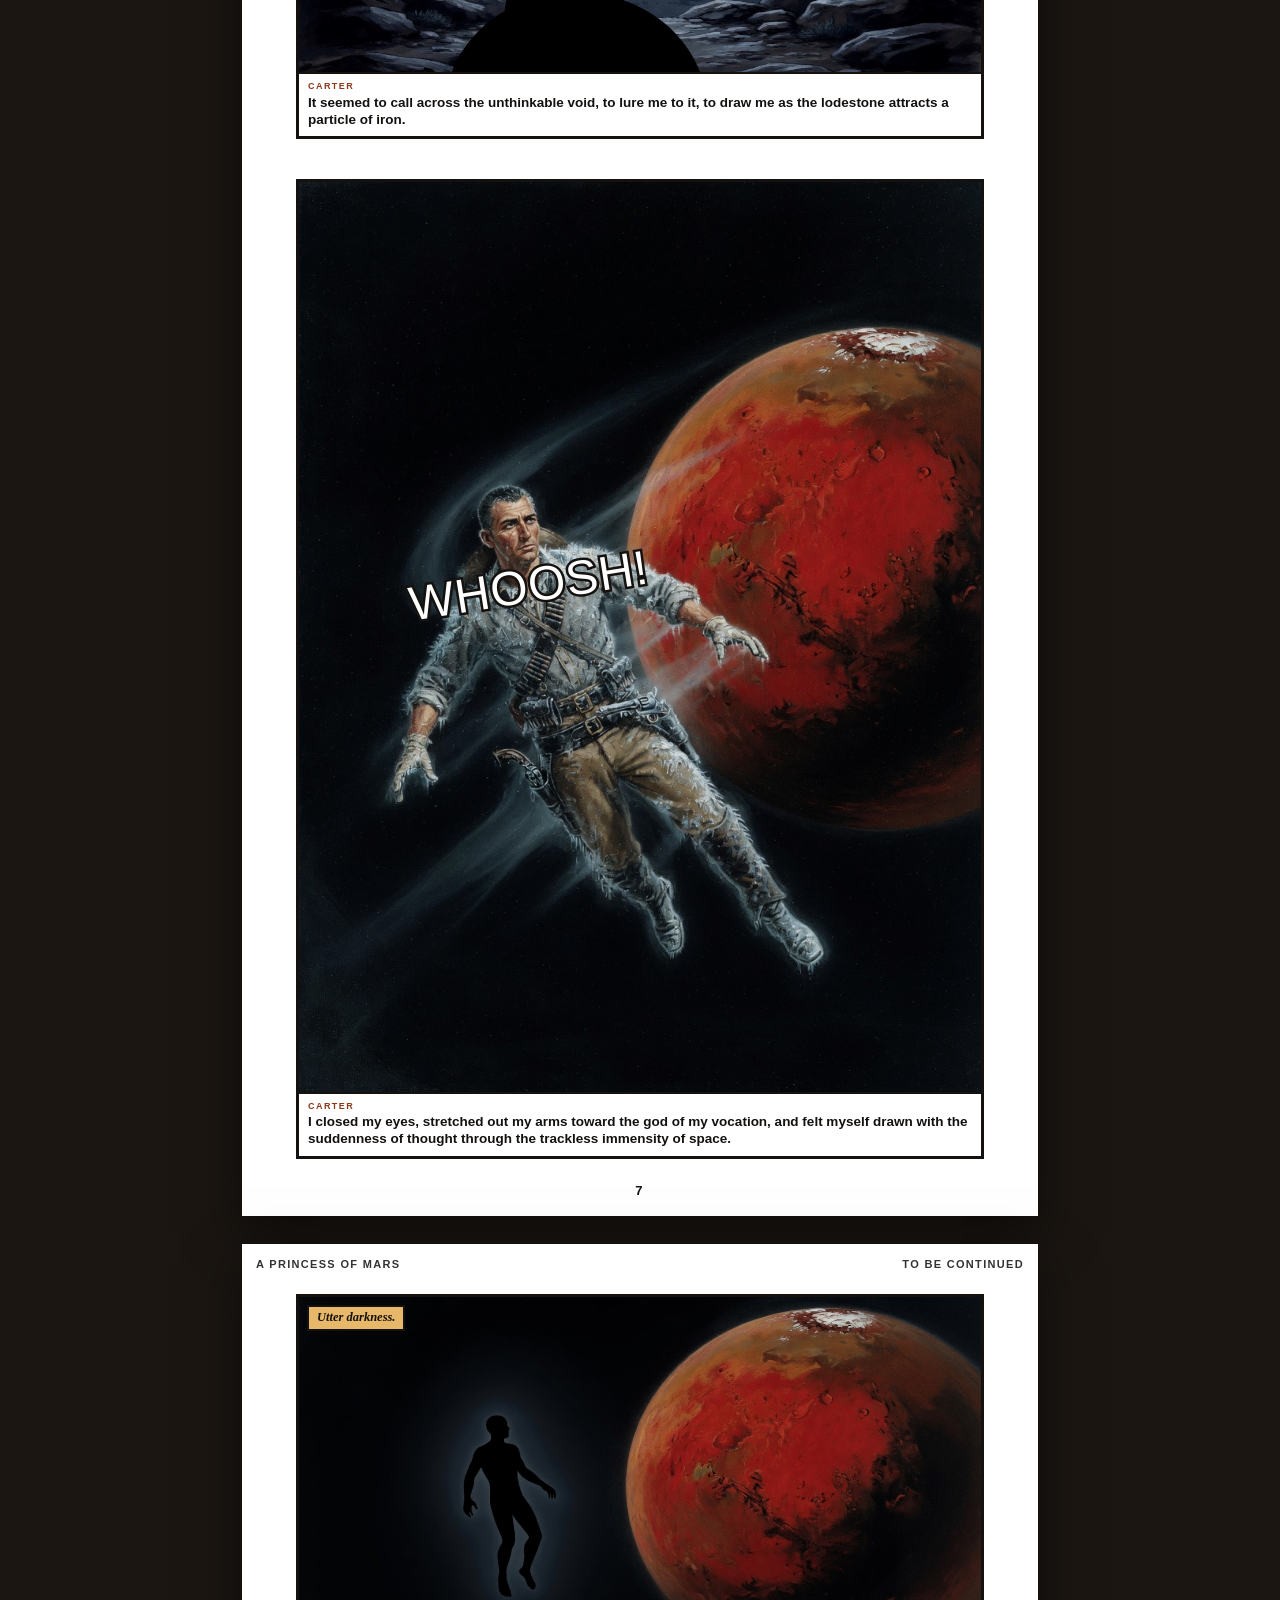
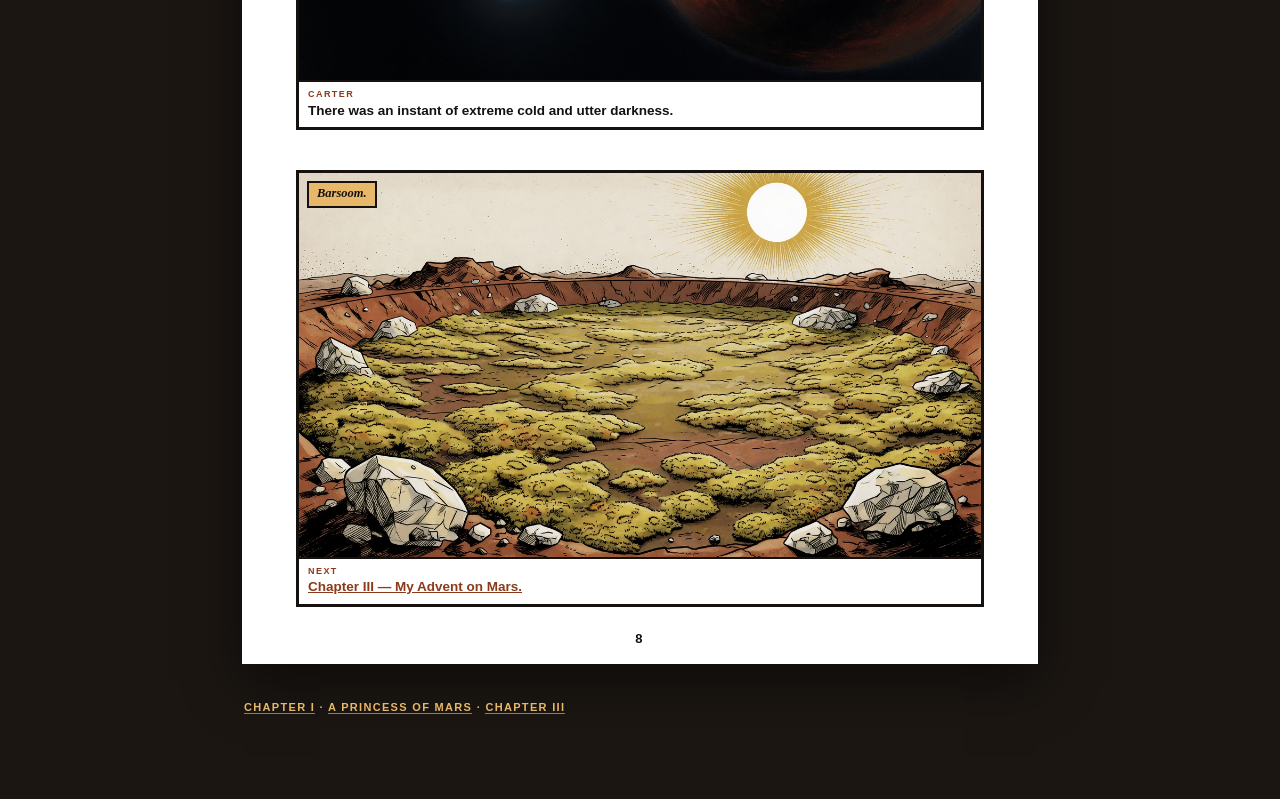
<file: books/barsoom/a-princess-of-mars/chapter-02/index.html>
<!DOCTYPE html>
<html lang="en">
<head>
<meta charset="utf-8">
<meta name="viewport" content="width=device-width, initial-scale=1">
<title>A Princess of Mars — Chapter II</title>
<style>
:root {
  --ink: #14110e;
  --paper: #f7f1e4;
  --cap: #e8b86a;
  --gutter: 8px;
  --name: #8b3a1a;
}
* { box-sizing: border-box; }
body {
  margin: 0;
  background: #1b1612;
  color: var(--ink);
  font-family: "Trebuchet MS", "Gill Sans", "Century Gothic", sans-serif;
}
.stage { max-width: 820px; margin: 0 auto; padding: 24px 12px 64px; }
.page {
  background: #fff;
  padding: 14px 14px 18px;
  margin: 0 0 28px;
  box-shadow: 0 18px 50px #0008;
}
.running {
  display: flex;
  justify-content: space-between;
  align-items: baseline;
  font-weight: 800;
  letter-spacing: .12em;
  text-transform: uppercase;
  font-size: 11px;
  margin: 0 0 8px;
  color: #333;
}
.grid {
  display: grid;
  grid-template-columns: 1fr 1fr 1fr;
  gap: var(--gutter);
  align-items: stretch;
}
.panel {
  display: flex;
  flex-direction: column;
  border: 3px solid var(--ink);
  background: #fff;
  min-width: 0;
  min-height: 0;
}
.art {
  position: relative;
  background: #0d0b09;
  flex: 1 1 auto;
  overflow: hidden;
}
.art img {
  width: 100%;
  height: 100%;
  min-height: 200px;
  object-fit: cover;
  object-position: center 22%;
  display: block;
}
.wide .art img { min-height: 248px; object-position: center 40%; }
.span2 { grid-column: span 2; }
.span3 { grid-column: 1 / -1; }
.cap {
  position: absolute;
  top: 8px; left: 8px;
  background: var(--cap);
  border: 2px solid var(--ink);
  padding: 3px 8px 4px;
  font-family: Georgia, "Times New Roman", serif;
  font-style: italic;
  font-weight: 700;
  font-size: 12.5px;
  line-height: 1.25;
  z-index: 3;
  max-width: 62%;
}
.sfx {
  position: absolute;
  font-family: Impact, Haettenschweiler, "Arial Black", sans-serif;
  font-size: 48px;
  line-height: .9;
  color: #fff;
  -webkit-text-stroke: 5px var(--ink);
  paint-order: stroke fill;
  transform: rotate(-9deg);
  z-index: 5;
  pointer-events: none;
  letter-spacing: .02em;
}
.sfx.mid { left: 16%; top: 42%; }
.sfx.low { left: 10%; bottom: 16%; font-size: 56px; }
.sfx.moan {
  left: 18%; top: 38%;
  font-size: 42px;
  transform: rotate(-6deg);
  color: #c9b48a;
}
.talk {
  flex: 0 0 auto;
  background: #fff;
  border-top: 2px solid var(--ink);
  padding: 7px 9px 8px;
  font-size: 13.5px;
  line-height: 1.28;
  font-weight: 700;
}
.talk p { margin: 0 0 6px; }
.talk p:last-child { margin: 0; }
.talk a { color: var(--name); }
.talk b {
  display: block;
  font-size: 9px;
  letter-spacing: .16em;
  text-transform: uppercase;
  color: var(--name);
  font-weight: 800;
  margin: 0 0 1px;
}
.pageno {
  text-align: center;
  font-weight: 800;
  font-size: 13px;
  margin-top: 8px;
  letter-spacing: .16em;
}
.cover { padding: 0; background: var(--paper); }
.cover img { width: 100%; height: auto; display: block; }
.intro {
  padding: 18px 22px 8px;
  font-family: Georgia, serif;
  font-size: 15px;
  line-height: 1.45;
}
.intro h1 { font-weight: 400; font-size: 1.7rem; margin: 0 0 .2rem; }
.intro p { margin: 0 0 .8rem; color: #444; }
.intro a { color: #8b3a1a; }
.site-nav {
  font: 800 11px/1.3 "Trebuchet MS", "Gill Sans", sans-serif;
  letter-spacing: .12em;
  text-transform: uppercase;
  padding: 8px 2px 10px;
  color: #c9b48a;
}
.site-nav a { color: #e8b86a; text-decoration: none; border-bottom: 1px solid #a07d32; }
@media (max-width: 640px) {
  .grid { grid-template-columns: 1fr 1fr; }
  .span2, .span3 { grid-column: 1 / -1; }
  .art img { min-height: 170px; }
}
</style>
</head>
<body>
<div class="stage">
<nav class="site-nav"><a href="/">Comix</a> · <a href="/books/barsoom/">Barsoom</a> · A Princess of Mars · Chapter II</nav>

<article class="page cover" id="cover">
  <img src="panels/00-cover.jpg" alt="A Princess of Mars, Chapter II">
  <div class="intro">
    <h1>Chapter II · The Escape of the Dead</h1>
    <p>An eight-page digest of Edgar Rice Burroughs, 1912. The Arizona cave, and the red star that will not let him go. Speech under the pictures; the sound stays in the frame. Text from <a href="https://gutenberg.org/cache/epub/62/pg62-images.html#chap02">Project Gutenberg #62</a>.</p>
  </div>
</article>

<article class="page" id="p1">
  <div class="running"><span>A Princess of Mars</span><span>Turned to Stone</span></div>
  <div class="grid">
    <figure class="panel span2">
      <div class="art">
        <img src="panels/p1-01.jpg" alt="">
        <div class="cap">The Arizona cave. Morning.</div>
      </div>
      <figcaption class="talk"><p><b>Carter</b> A sense of delicious dreaminess overcame me. Then horses. I attempted to spring to my feet.</p></figcaption>
    </figure>
    <figure class="panel">
      <div class="art"><img src="panels/p1-02.jpg" alt=""></div>
      <figcaption class="talk"><p><b>Carter</b> My muscles refused to respond. I was as unable to move as though turned to stone.</p></figcaption>
    </figure>
    <figure class="panel span3 wide">
      <div class="art">
        <img src="panels/p1-03.jpg" alt="">
        <div class="cap">The opening. Daylight.</div>
      </div>
      <figcaption class="talk"><p><b>Carter</b> A slight vapor filled the cave. A faintly pungent odor. Some poisonous gas — and yet I was thoroughly awake.</p></figcaption>
    </figure>
  </div>
  <div class="pageno">1</div>
</article>

<article class="page" id="p2">
  <div class="running"><span>A Princess of Mars</span><span>The Faces</span></div>
  <div class="grid">
    <figure class="panel">
      <div class="art"><img src="panels/p2-01.jpg" alt=""></div>
      <figcaption class="talk"><p><b>Carter</b> A war-bonneted, paint-streaked face was thrust around the shoulder of the cliff.</p></figcaption>
    </figure>
    <figure class="panel span2">
      <div class="art"><img src="panels/p2-02.jpg" alt=""></div>
      <figcaption class="talk"><p><b>Carter</b> A third and fourth and fifth, craning their necks. Each face was the picture of awe and fear.</p></figcaption>
    </figure>
    <figure class="panel span3 wide">
      <div class="art">
        <img src="panels/p2-03.jpg" alt="">
        <div class="sfx moan">OOOH—</div>
      </div>
      <figcaption class="talk"><p><b>Carter</b> A low but distinct moaning sound issued from the recesses of the cave behind me.</p></figcaption>
    </figure>
  </div>
  <div class="pageno">2</div>
</article>

<article class="page" id="p3">
  <div class="running"><span>A Princess of Mars</span><span>Stampede</span></div>
  <div class="grid">
    <figure class="panel span3 wide">
      <div class="art">
        <img src="panels/p3-01.jpg" alt="">
        <div class="sfx low">THUD!</div>
      </div>
      <figcaption class="talk"><p><b>Carter</b> They turned and fled in terror. One of the braves was hurled headlong from the cliff to the rocks below.</p></figcaption>
    </figure>
    <figure class="panel span3">
      <div class="art"><img src="panels/p3-02.jpg" alt=""></div>
      <figcaption class="talk"><p><b>Carter</b> Paralyzed, with my back toward some horrible and unknown danger. The last word in fearsome predicaments.</p></figcaption>
    </figure>
  </div>
  <div class="pageno">3</div>
</article>

<article class="page" id="p4">
  <div class="running"><span>A Princess of Mars</span><span>The Silence of the Dead</span></div>
  <div class="grid">
    <figure class="panel span3 wide">
      <div class="art">
        <img src="panels/p4-01.jpg" alt="">
        <div class="cap">Late afternoon.</div>
      </div>
      <figcaption class="talk"><p><b>Carter</b> My horse started slowly down the trail. I was left alone with my unknown companion and the dead body of my friend.</p></figcaption>
    </figure>
    <figure class="panel span3 wide">
      <div class="art">
        <img src="panels/p4-02.jpg" alt="">
        <div class="cap">Midnight.</div>
      </div>
      <figcaption class="talk"><p><b>Carter</b> From then until possibly midnight all was silence, the silence of the dead. Then the awful moan of the morning.</p></figcaption>
    </figure>
  </div>
  <div class="pageno">4</div>
</article>

<article class="page" id="p5">
  <div class="running"><span>A Princess of Mars</span><span>The Snap</span></div>
  <div class="grid">
    <figure class="panel span3 wide">
      <div class="art">
        <img src="panels/p5-01.jpg" alt="">
        <div class="sfx mid">SNAP!</div>
      </div>
      <figcaption class="talk"><p><b>Carter</b> Something gave. A sharp click as of the snapping of a steel wire. And I stood. There before me lay my own body.</p></figcaption>
    </figure>
    <figure class="panel span3 wide">
      <div class="art"><img src="panels/p5-02.jpg" alt=""></div>
      <figcaption class="talk"><p><b>Carter</b> I lay clothed — and yet here I stood naked as at the minute of my birth. Is this then death? I could feel my heart pounding.</p></figcaption>
    </figure>
  </div>
  <div class="pageno">5</div>
</article>

<article class="page" id="p6">
  <div class="running"><span>A Princess of Mars</span><span>Arizona Night</span></div>
  <div class="grid">
    <figure class="panel span3 wide">
      <div class="art">
        <img src="panels/p6-01.jpg" alt="">
        <div class="cap">The ledge. Starlight.</div>
      </div>
      <figcaption class="talk"><p><b>Carter</b> I leaped through the opening into the starlight of a clear Arizona night. The crisp mountain air acted as an immediate tonic.</p></figcaption>
    </figure>
    <figure class="panel span3 wide">
      <div class="art"><img src="panels/p6-02.jpg" alt=""></div>
      <figcaption class="talk"><p><b>Carter</b> My attention was riveted by a large red star close to the distant horizon. Mars, the god of war.</p></figcaption>
    </figure>
  </div>
  <div class="pageno">6</div>
</article>

<article class="page" id="p7">
  <div class="running"><span>A Princess of Mars</span><span>The God of My Vocation</span></div>
  <div class="grid">
    <figure class="panel span3 wide">
      <div class="art"><img src="panels/p7-01.jpg" alt=""></div>
      <figcaption class="talk"><p><b>Carter</b> It seemed to call across the unthinkable void, to lure me to it, to draw me as the lodestone attracts a particle of iron.</p></figcaption>
    </figure>
    <figure class="panel span3 wide">
      <div class="art">
        <img src="panels/p7-02.jpg" alt="">
        <div class="sfx mid">WHOOSH!</div>
      </div>
      <figcaption class="talk"><p><b>Carter</b> I closed my eyes, stretched out my arms toward the god of my vocation, and felt myself drawn with the suddenness of thought through the trackless immensity of space.</p></figcaption>
    </figure>
  </div>
  <div class="pageno">7</div>
</article>

<article class="page" id="p8">
  <div class="running"><span>A Princess of Mars</span><span>To Be Continued</span></div>
  <div class="grid">
    <figure class="panel span3 wide">
      <div class="art">
        <img src="panels/p8-void.jpg" alt="">
        <div class="cap">Utter darkness.</div>
      </div>
      <figcaption class="talk"><p><b>Carter</b> There was an instant of extreme cold and utter darkness.</p></figcaption>
    </figure>
    <figure class="panel span3 wide">
      <div class="art">
        <img src="panels/p8-01.jpg" alt="">
        <div class="cap">Barsoom.</div>
      </div>
      <figcaption class="talk"><p><b>Next</b> <a href="/books/barsoom/a-princess-of-mars/chapter-03/">Chapter III — My Advent on Mars.</a></p></figcaption>
    </figure>
  </div>
  <div class="pageno">8</div>
</article>

<p class="site-nav"><a href="/books/barsoom/a-princess-of-mars/chapter-01/">Chapter I</a> · <a href="/books/barsoom/a-princess-of-mars/">A Princess of Mars</a> · <a href="/books/barsoom/a-princess-of-mars/chapter-03/">Chapter III</a></p>

</div>
</body>
</html>
</file>
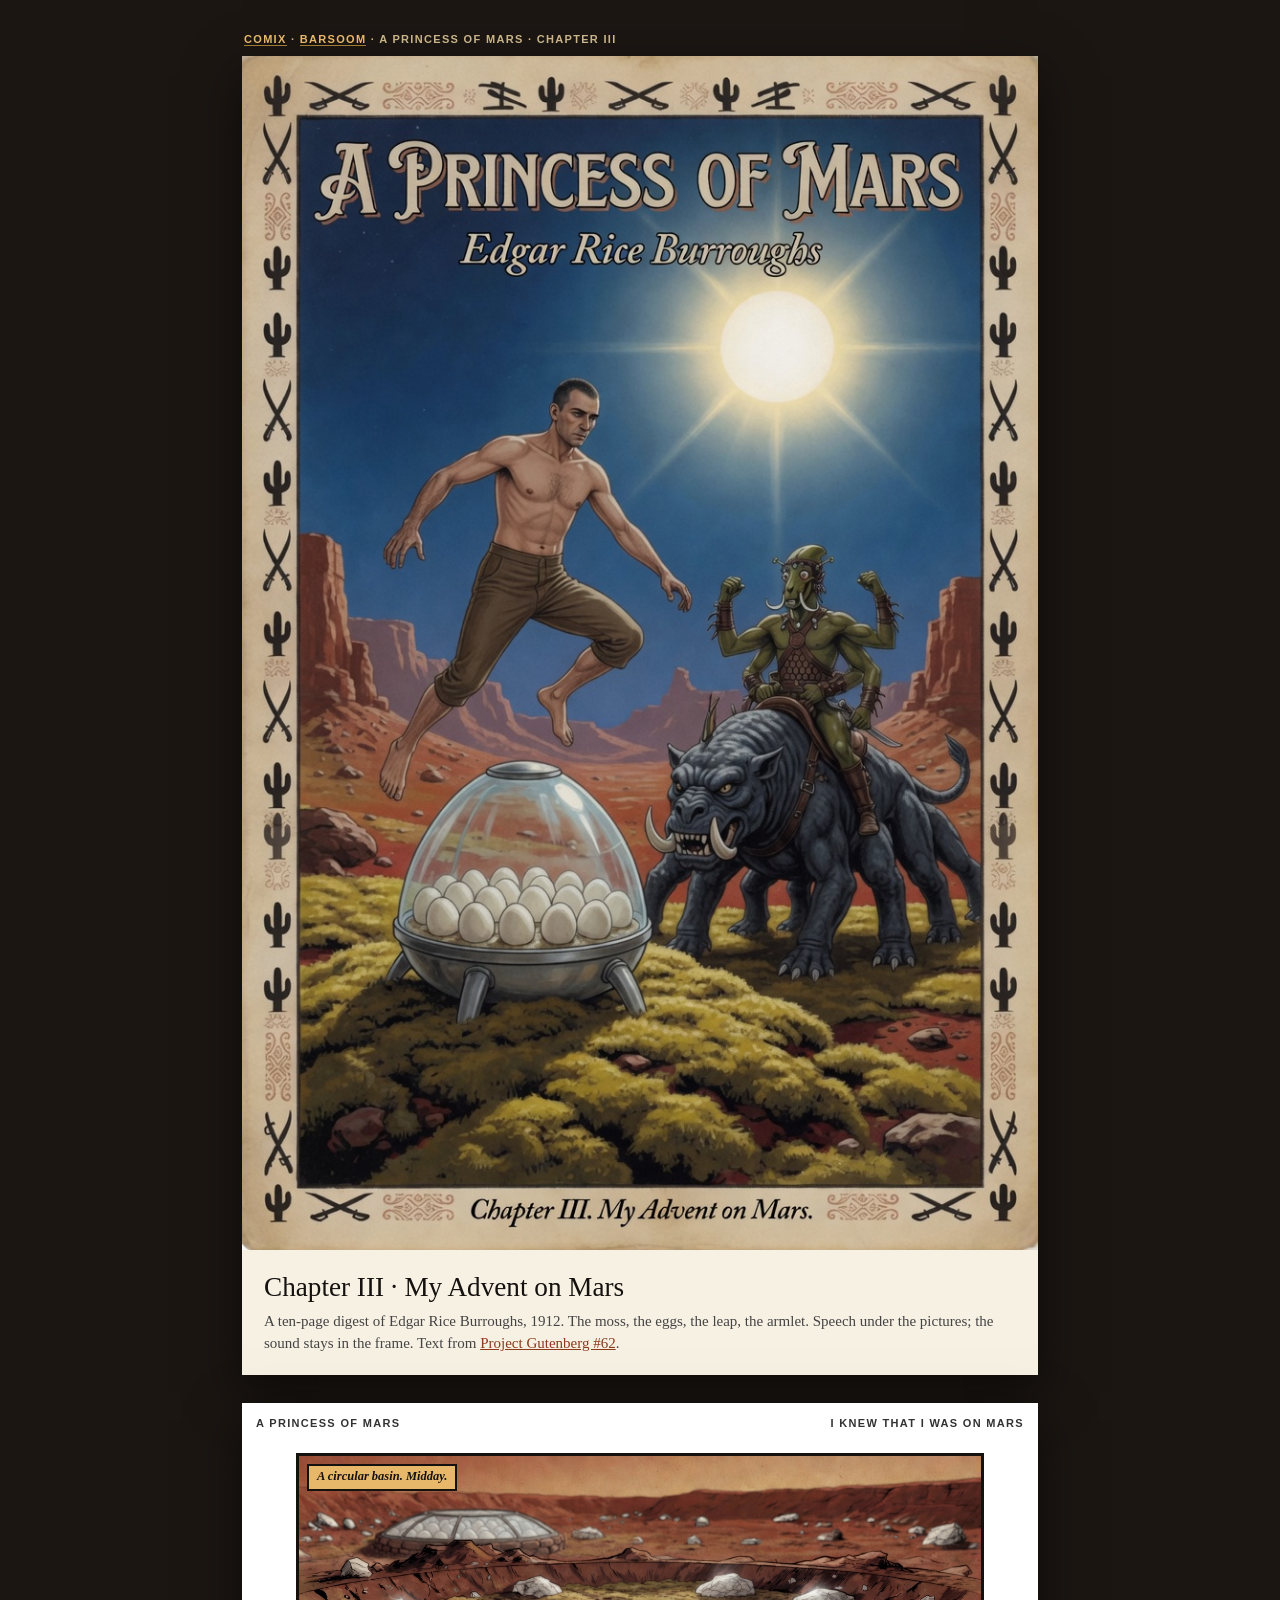
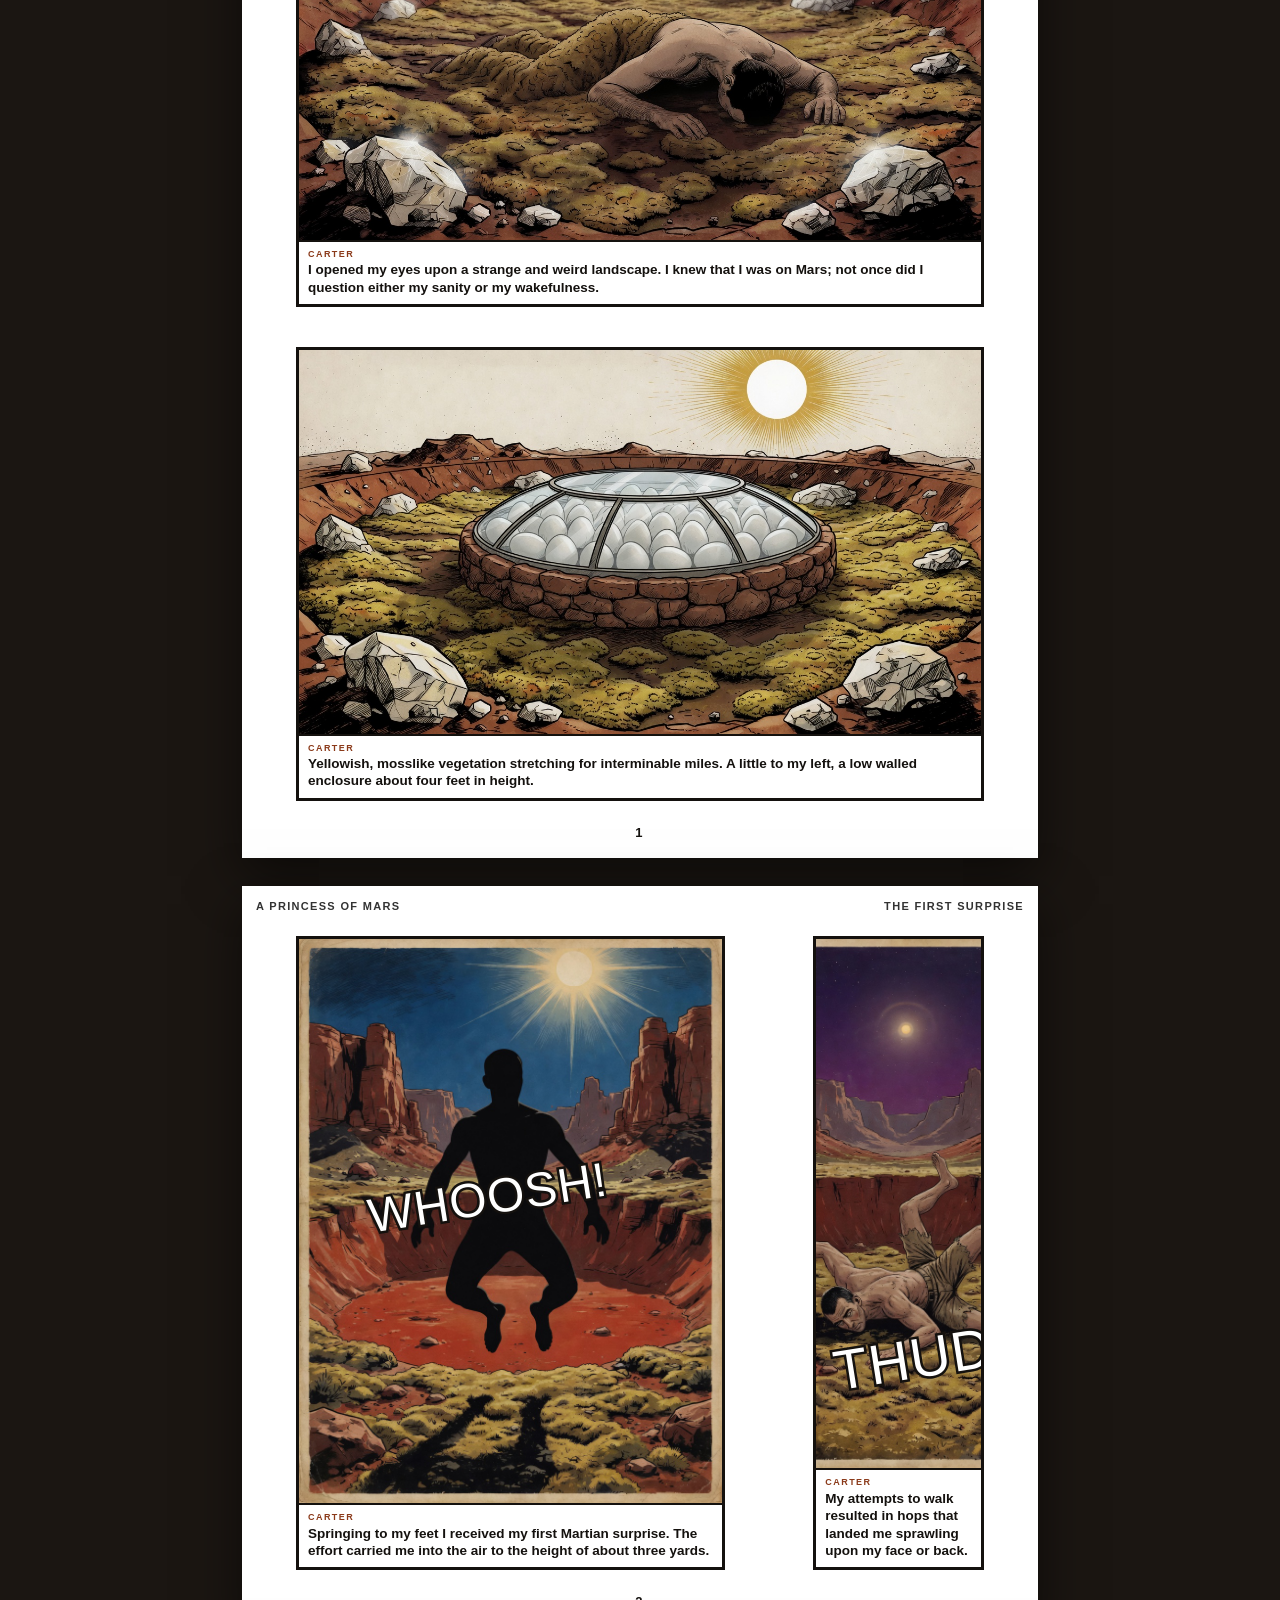
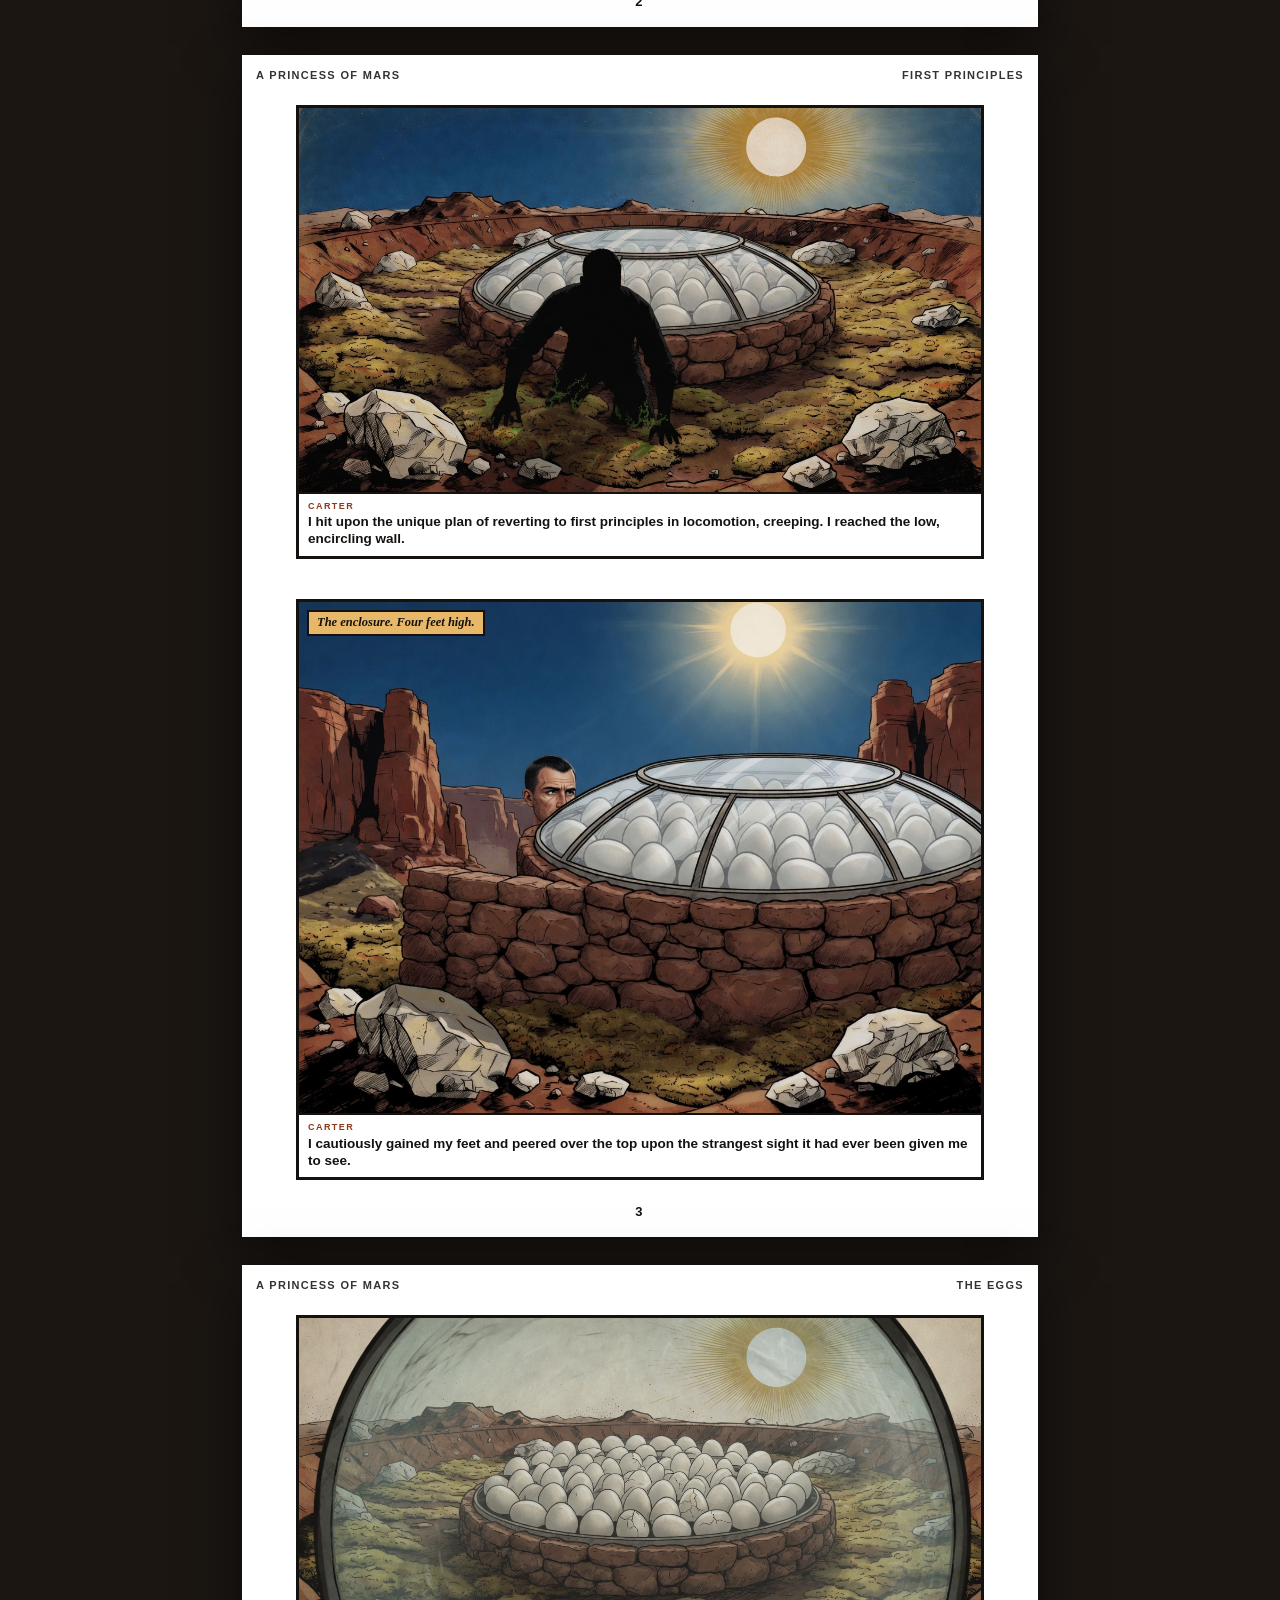
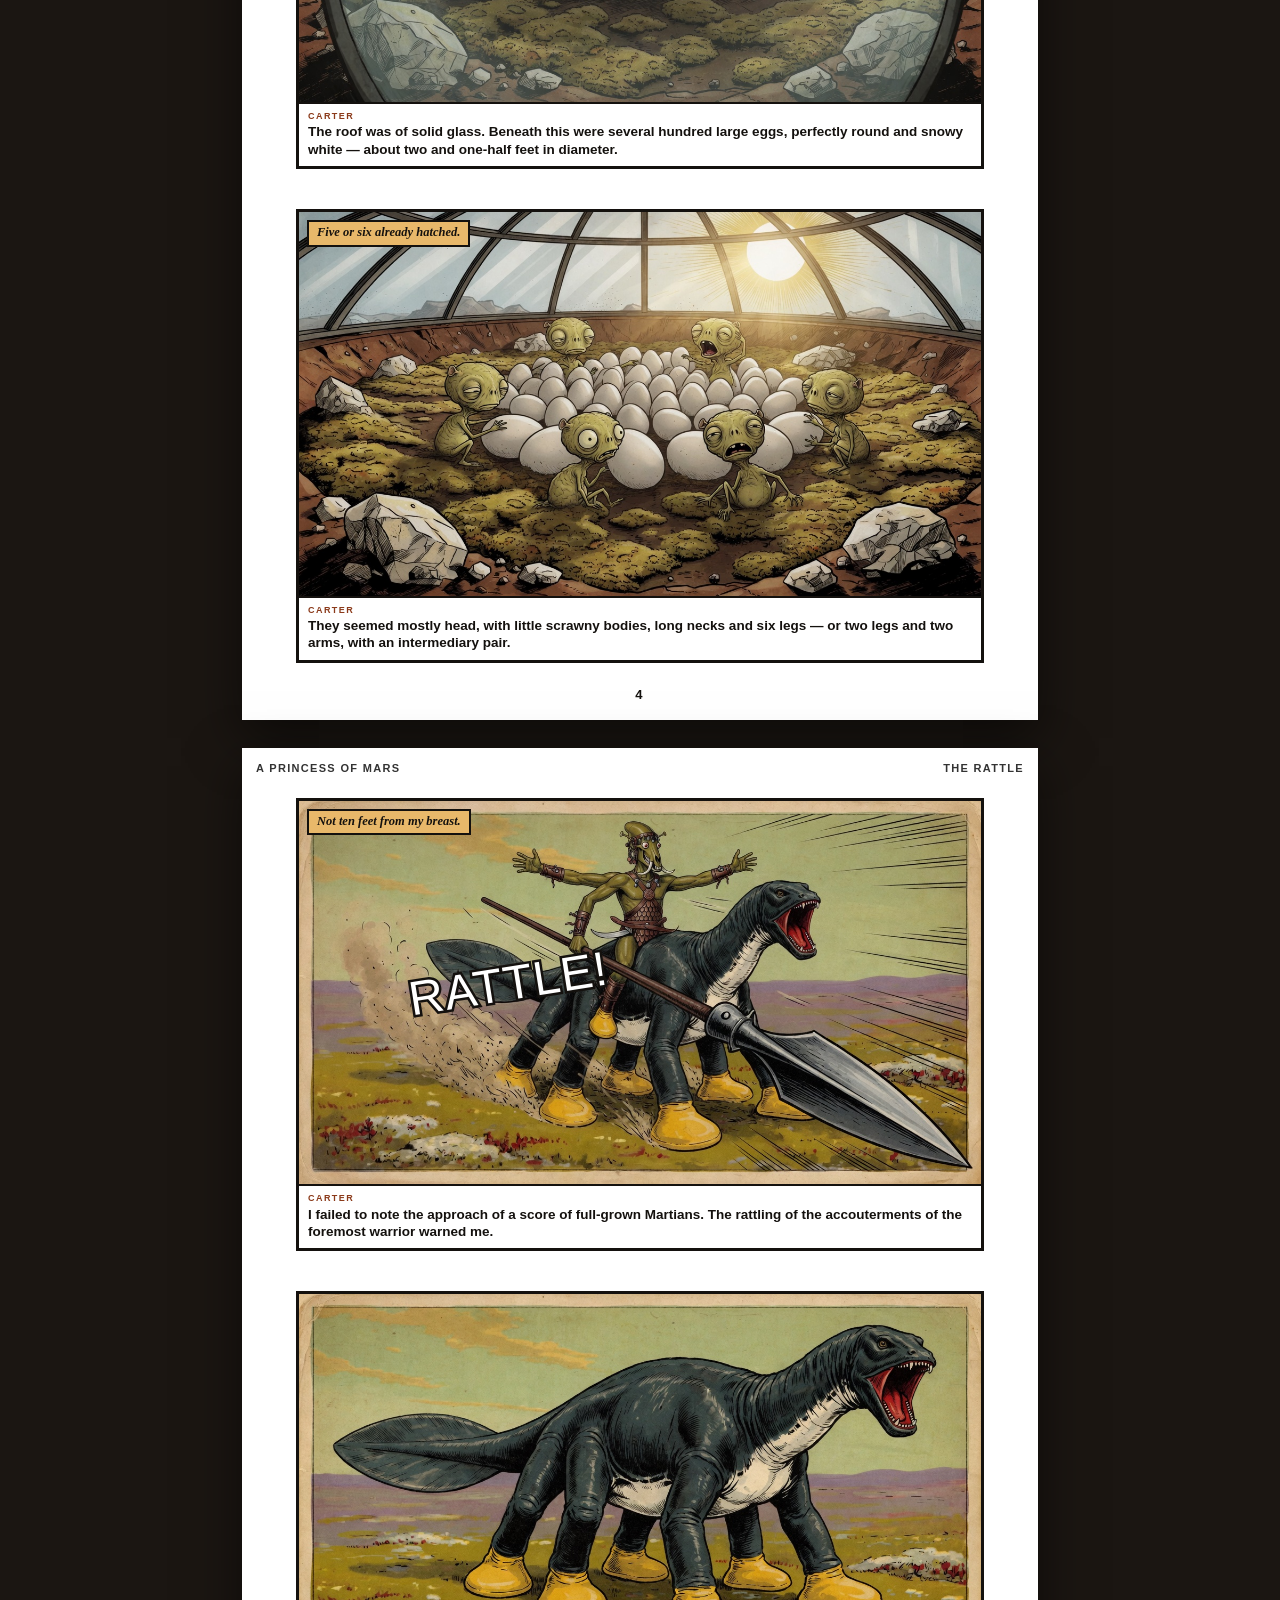
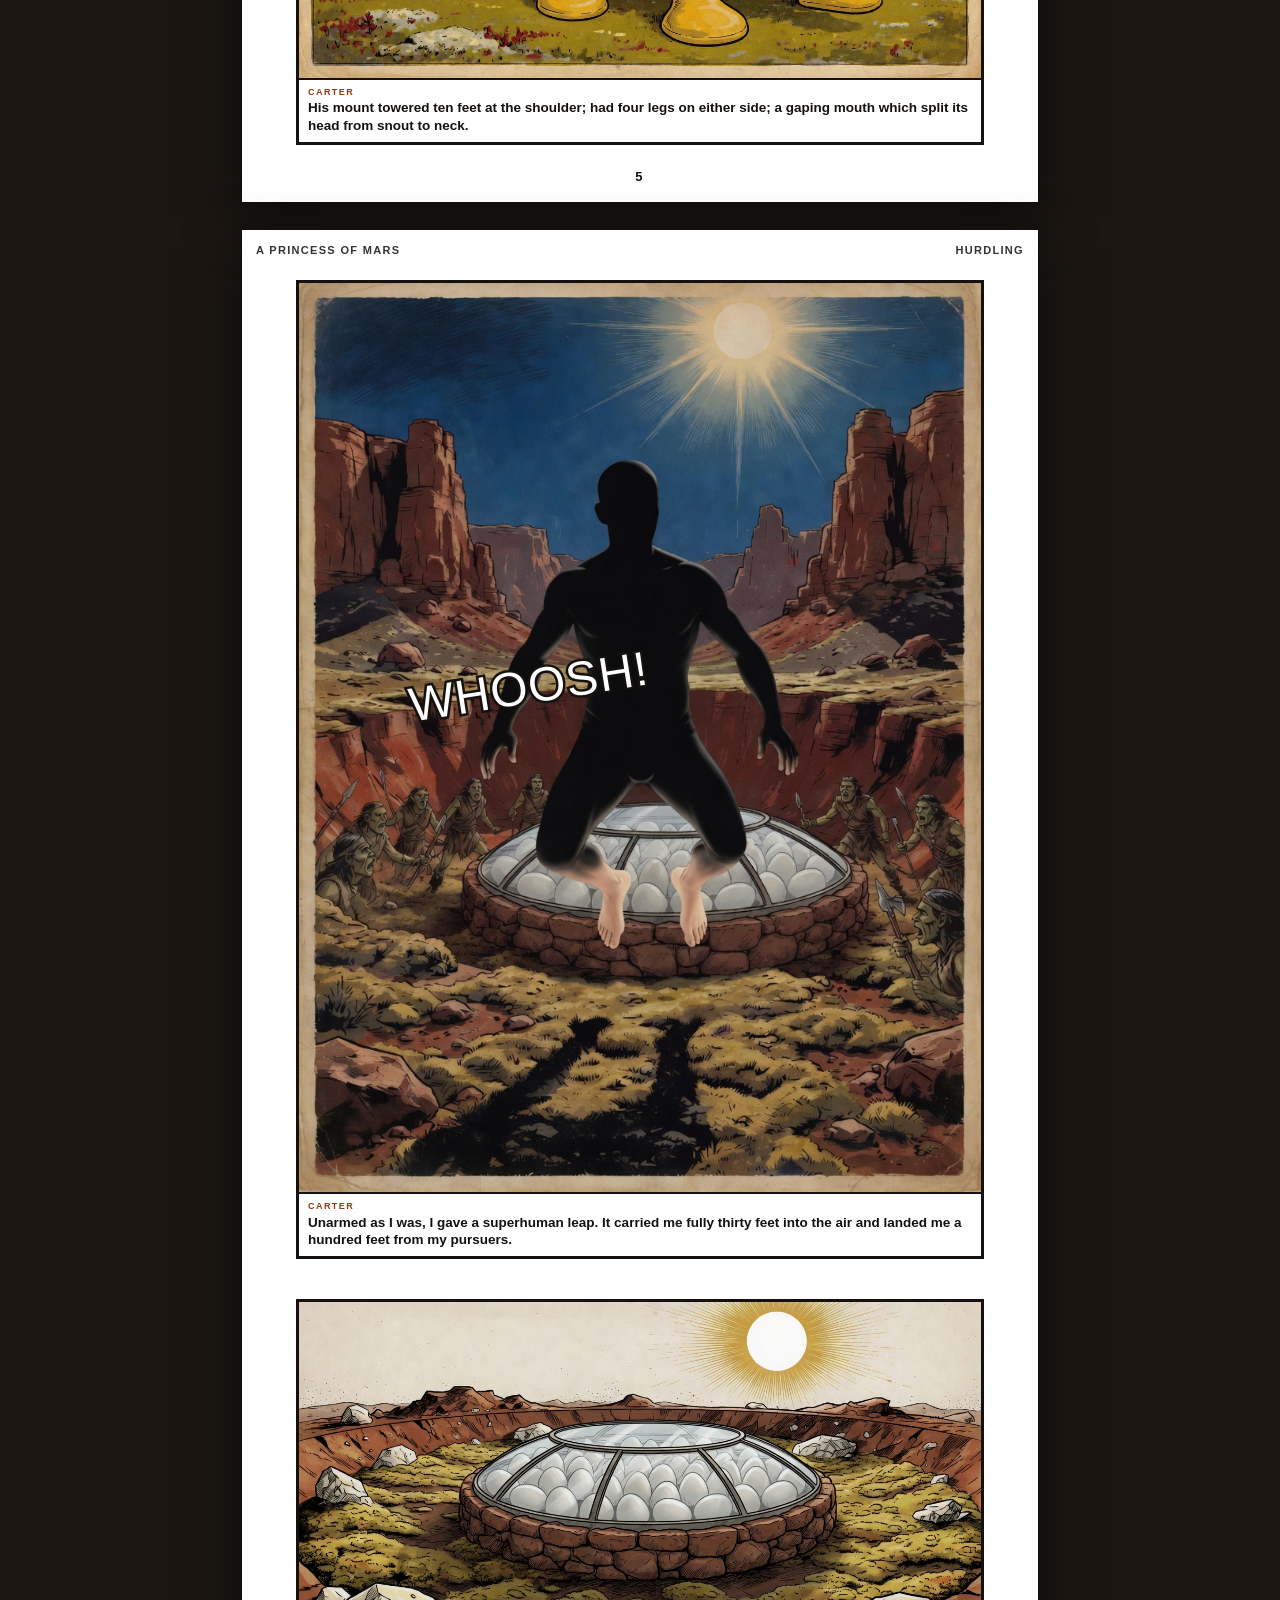
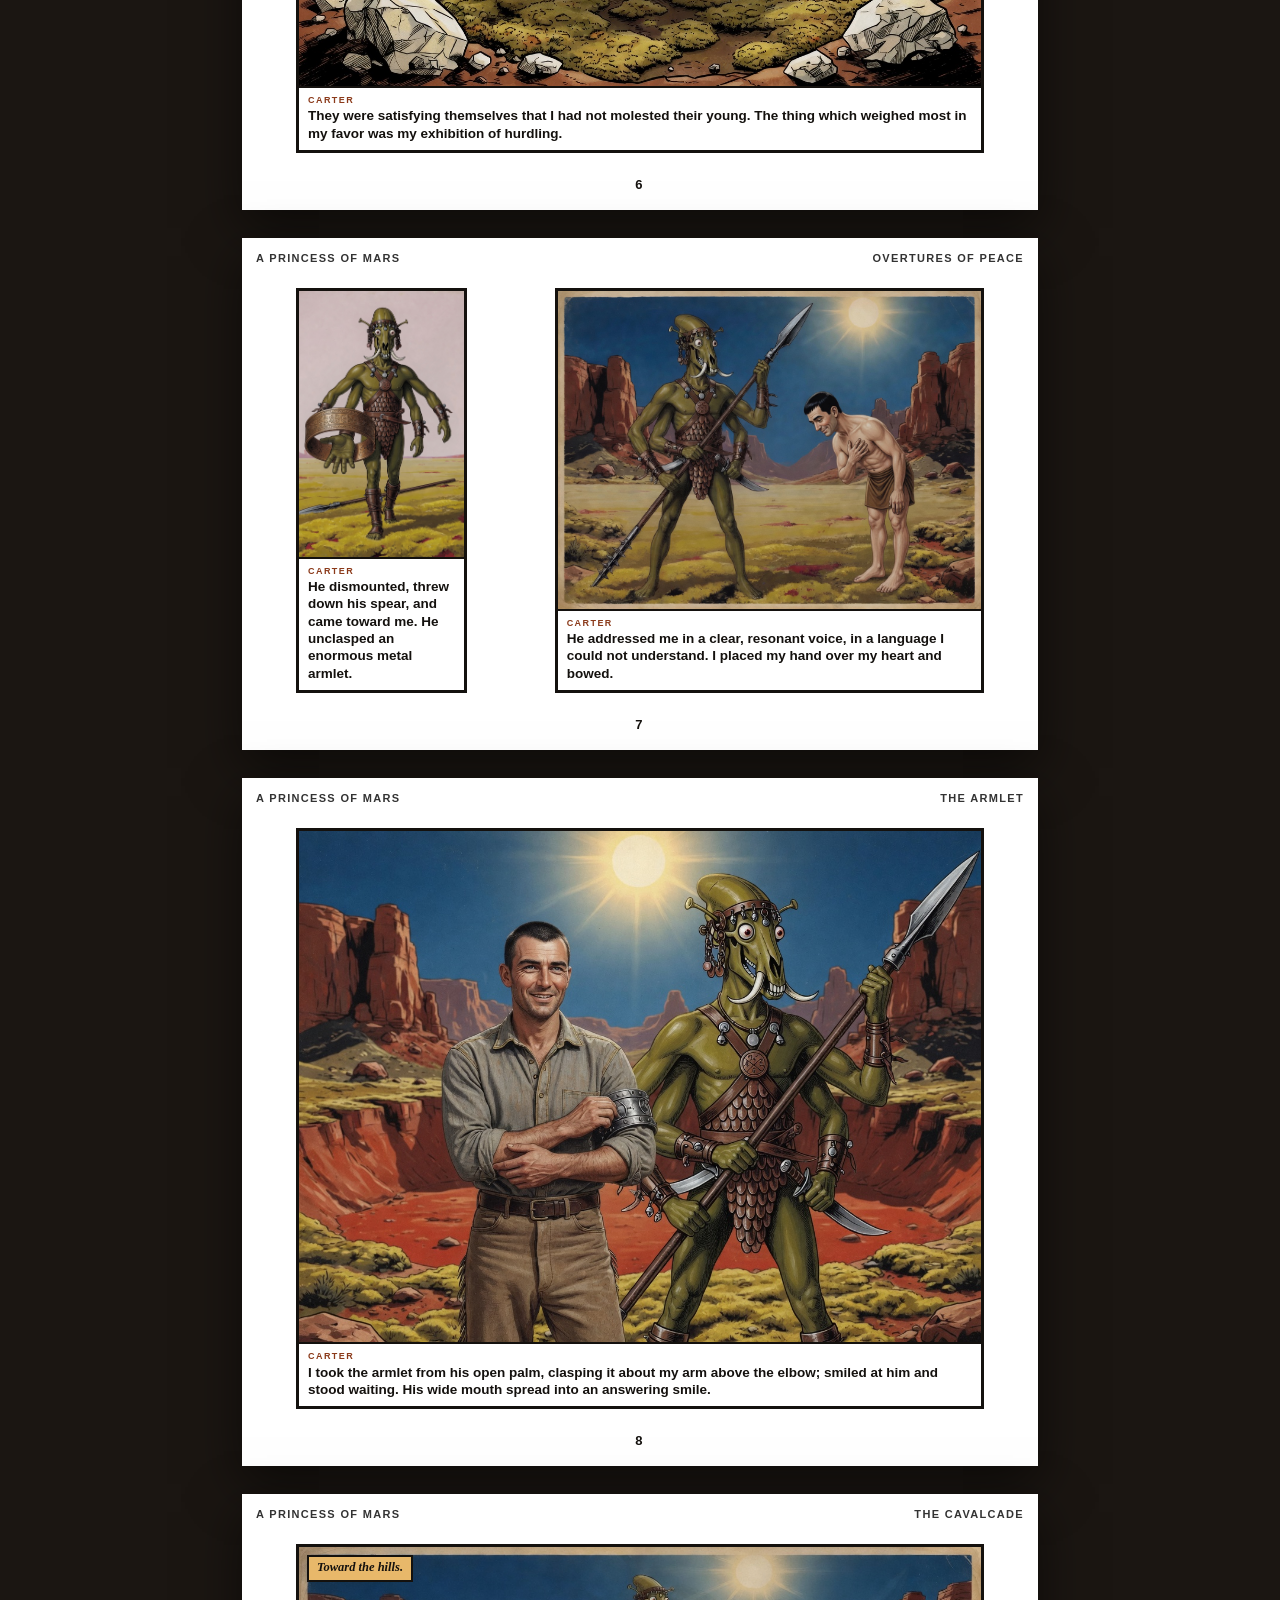
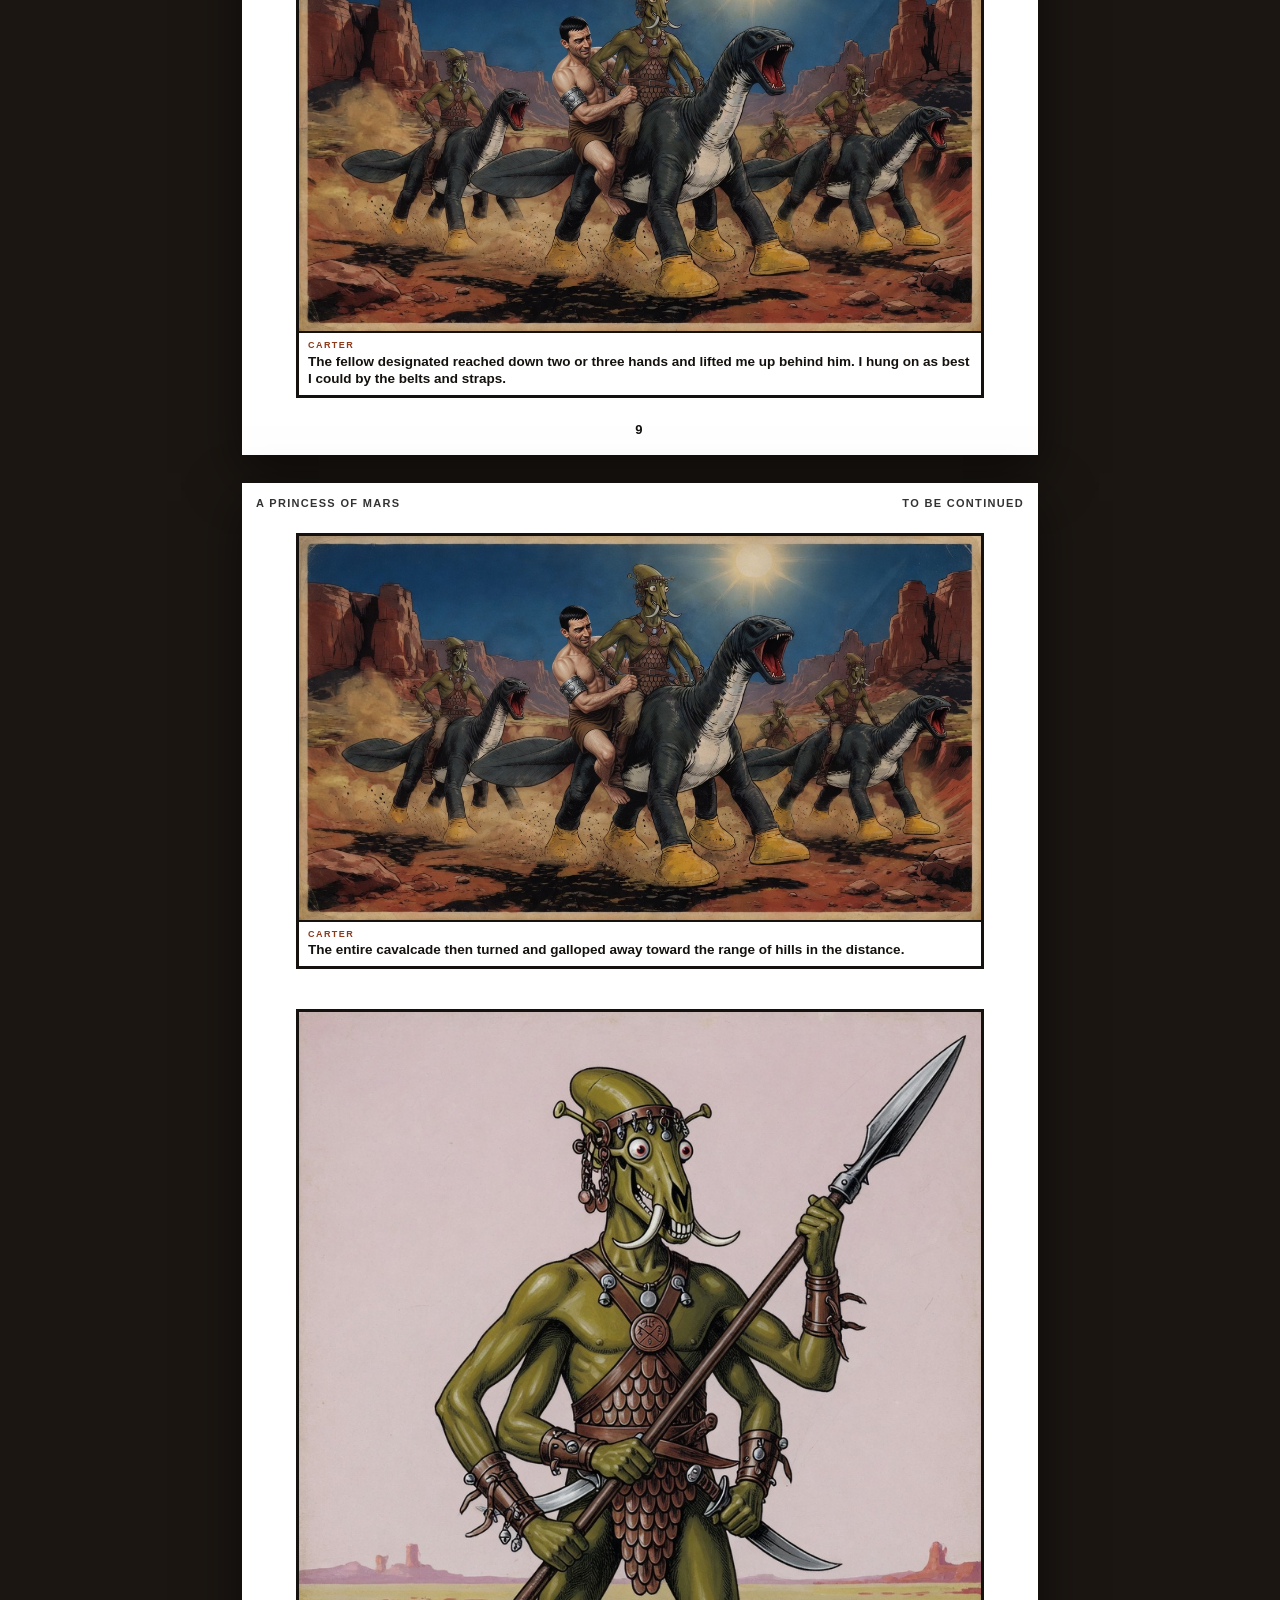
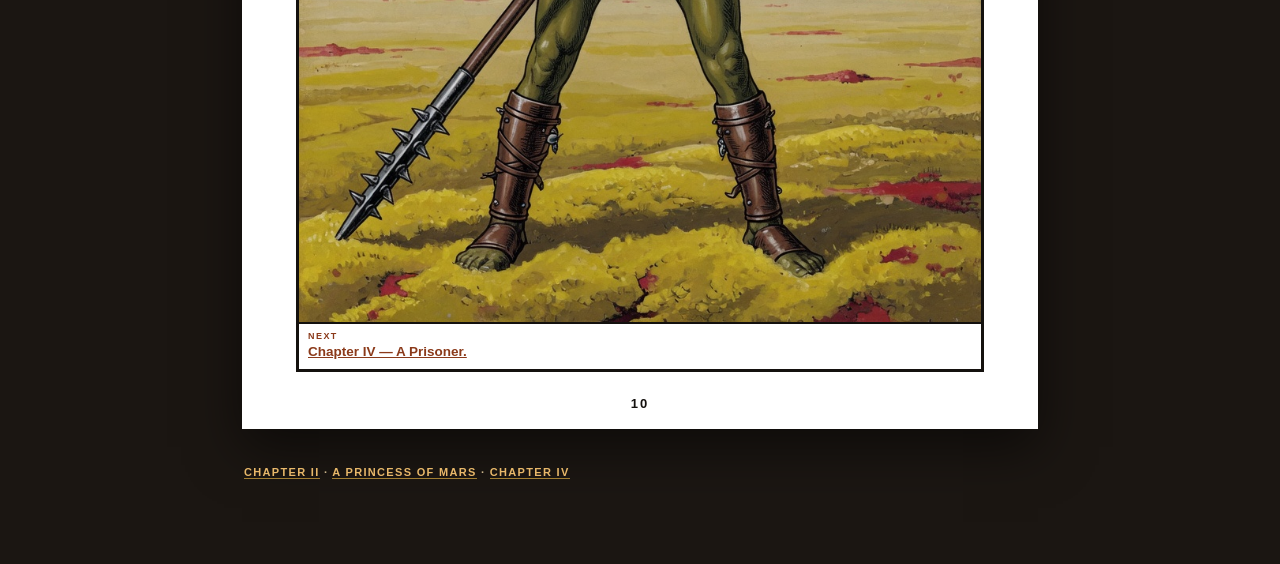
<file: books/barsoom/a-princess-of-mars/chapter-03/index.html>
<!DOCTYPE html>
<html lang="en">
<head>
<meta charset="utf-8">
<meta name="viewport" content="width=device-width, initial-scale=1">
<title>A Princess of Mars — Chapter III</title>
<style>
:root {
  --ink: #14110e;
  --paper: #f7f1e4;
  --cap: #e8b86a;
  --gutter: 8px;
  --name: #8b3a1a;
}
* { box-sizing: border-box; }
body {
  margin: 0;
  background: #1b1612;
  color: var(--ink);
  font-family: "Trebuchet MS", "Gill Sans", "Century Gothic", sans-serif;
}
.stage { max-width: 820px; margin: 0 auto; padding: 24px 12px 64px; }
.page {
  background: #fff;
  padding: 14px 14px 18px;
  margin: 0 0 28px;
  box-shadow: 0 18px 50px #0008;
}
.running {
  display: flex;
  justify-content: space-between;
  align-items: baseline;
  font-weight: 800;
  letter-spacing: .12em;
  text-transform: uppercase;
  font-size: 11px;
  margin: 0 0 8px;
  color: #333;
}
.grid {
  display: grid;
  grid-template-columns: 1fr 1fr 1fr;
  gap: var(--gutter);
  align-items: stretch;
}
.panel {
  display: flex;
  flex-direction: column;
  border: 3px solid var(--ink);
  background: #fff;
  min-width: 0;
  min-height: 0;
}
.art {
  position: relative;
  background: #0d0b09;
  flex: 1 1 auto;
  overflow: hidden;
}
.art img {
  width: 100%;
  height: 100%;
  min-height: 200px;
  object-fit: cover;
  object-position: center 22%;
  display: block;
}
.wide .art img { min-height: 248px; object-position: center 40%; }
.leap .art img { min-height: 280px; object-position: center 12%; }
.span2 { grid-column: span 2; }
.span3 { grid-column: 1 / -1; }
.cap {
  position: absolute;
  top: 8px; left: 8px;
  background: var(--cap);
  border: 2px solid var(--ink);
  padding: 3px 8px 4px;
  font-family: Georgia, "Times New Roman", serif;
  font-style: italic;
  font-weight: 700;
  font-size: 12.5px;
  line-height: 1.25;
  z-index: 3;
  max-width: 62%;
}
.sfx {
  position: absolute;
  font-family: Impact, Haettenschweiler, "Arial Black", sans-serif;
  font-size: 48px;
  line-height: .9;
  color: #fff;
  -webkit-text-stroke: 5px var(--ink);
  paint-order: stroke fill;
  transform: rotate(-9deg);
  z-index: 5;
  pointer-events: none;
  letter-spacing: .02em;
}
.sfx.mid { left: 16%; top: 42%; }
.sfx.low { left: 10%; bottom: 16%; font-size: 56px; }
.talk {
  flex: 0 0 auto;
  background: #fff;
  border-top: 2px solid var(--ink);
  padding: 7px 9px 8px;
  font-size: 13.5px;
  line-height: 1.28;
  font-weight: 700;
}
.talk p { margin: 0 0 6px; }
.talk p:last-child { margin: 0; }
.talk a { color: var(--name); }
.talk b {
  display: block;
  font-size: 9px;
  letter-spacing: .16em;
  text-transform: uppercase;
  color: var(--name);
  font-weight: 800;
  margin: 0 0 1px;
}
.pageno {
  text-align: center;
  font-weight: 800;
  font-size: 13px;
  margin-top: 8px;
  letter-spacing: .16em;
}
.cover { padding: 0; background: var(--paper); }
.cover img { width: 100%; height: auto; display: block; }
.intro {
  padding: 18px 22px 8px;
  font-family: Georgia, serif;
  font-size: 15px;
  line-height: 1.45;
}
.intro h1 { font-weight: 400; font-size: 1.7rem; margin: 0 0 .2rem; }
.intro p { margin: 0 0 .8rem; color: #444; }
.intro a { color: #8b3a1a; }
.site-nav {
  font: 800 11px/1.3 "Trebuchet MS", "Gill Sans", sans-serif;
  letter-spacing: .12em;
  text-transform: uppercase;
  padding: 8px 2px 10px;
  color: #c9b48a;
}
.site-nav a { color: #e8b86a; text-decoration: none; border-bottom: 1px solid #a07d32; }
@media (max-width: 640px) {
  .grid { grid-template-columns: 1fr 1fr; }
  .span2, .span3 { grid-column: 1 / -1; }
  .art img { min-height: 170px; }
}
</style>
</head>
<body>
<div class="stage">
<nav class="site-nav"><a href="/">Comix</a> · <a href="/books/barsoom/">Barsoom</a> · A Princess of Mars · Chapter III</nav>

<article class="page cover" id="cover">
  <img src="panels/00-cover.jpg" alt="A Princess of Mars, Chapter III">
  <div class="intro">
    <h1>Chapter III · My Advent on Mars</h1>
    <p>A ten-page digest of Edgar Rice Burroughs, 1912. The moss, the eggs, the leap, the armlet. Speech under the pictures; the sound stays in the frame. Text from <a href="https://gutenberg.org/cache/epub/62/pg62-images.html#chap03">Project Gutenberg #62</a>.</p>
  </div>
</article>

<article class="page" id="p1">
  <div class="running"><span>A Princess of Mars</span><span>I Knew That I Was on Mars</span></div>
  <div class="grid">
    <figure class="panel span3 wide">
      <div class="art">
        <img src="panels/p1-01.jpg" alt="">
        <div class="cap">A circular basin. Midday.</div>
      </div>
      <figcaption class="talk"><p><b>Carter</b> I opened my eyes upon a strange and weird landscape. I knew that I was on Mars; not once did I question either my sanity or my wakefulness.</p></figcaption>
    </figure>
    <figure class="panel span3">
      <div class="art"><img src="panels/p1-02.jpg" alt=""></div>
      <figcaption class="talk"><p><b>Carter</b> Yellowish, mosslike vegetation stretching for interminable miles. A little to my left, a low walled enclosure about four feet in height.</p></figcaption>
    </figure>
  </div>
  <div class="pageno">1</div>
</article>

<article class="page" id="p2">
  <div class="running"><span>A Princess of Mars</span><span>The First Surprise</span></div>
  <div class="grid">
    <figure class="panel span2">
      <div class="art">
        <img src="panels/p2-01.jpg" alt="">
        <div class="sfx mid">WHOOSH!</div>
      </div>
      <figcaption class="talk"><p><b>Carter</b> Springing to my feet I received my first Martian surprise. The effort carried me into the air to the height of about three yards.</p></figcaption>
    </figure>
    <figure class="panel">
      <div class="art">
        <img src="panels/p2-02.jpg" alt="">
        <div class="sfx low">THUD!</div>
      </div>
      <figcaption class="talk"><p><b>Carter</b> My attempts to walk resulted in hops that landed me sprawling upon my face or back.</p></figcaption>
    </figure>
  </div>
  <div class="pageno">2</div>
</article>

<article class="page" id="p3">
  <div class="running"><span>A Princess of Mars</span><span>First Principles</span></div>
  <div class="grid">
    <figure class="panel span3 wide">
      <div class="art"><img src="panels/p3-01.jpg" alt=""></div>
      <figcaption class="talk"><p><b>Carter</b> I hit upon the unique plan of reverting to first principles in locomotion, creeping. I reached the low, encircling wall.</p></figcaption>
    </figure>
    <figure class="panel span3 wide">
      <div class="art">
        <img src="panels/p3-02.jpg" alt="">
        <div class="cap">The enclosure. Four feet high.</div>
      </div>
      <figcaption class="talk"><p><b>Carter</b> I cautiously gained my feet and peered over the top upon the strangest sight it had ever been given me to see.</p></figcaption>
    </figure>
  </div>
  <div class="pageno">3</div>
</article>

<article class="page" id="p4">
  <div class="running"><span>A Princess of Mars</span><span>The Eggs</span></div>
  <div class="grid">
    <figure class="panel span3 wide">
      <div class="art"><img src="panels/p4-01.jpg" alt=""></div>
      <figcaption class="talk"><p><b>Carter</b> The roof was of solid glass. Beneath this were several hundred large eggs, perfectly round and snowy white — about two and one-half feet in diameter.</p></figcaption>
    </figure>
    <figure class="panel span3 wide">
      <div class="art">
        <img src="panels/p4-02.jpg" alt="">
        <div class="cap">Five or six already hatched.</div>
      </div>
      <figcaption class="talk"><p><b>Carter</b> They seemed mostly head, with little scrawny bodies, long necks and six legs — or two legs and two arms, with an intermediary pair.</p></figcaption>
    </figure>
  </div>
  <div class="pageno">4</div>
</article>

<article class="page" id="p5">
  <div class="running"><span>A Princess of Mars</span><span>The Rattle</span></div>
  <div class="grid">
    <figure class="panel span3 wide">
      <div class="art">
        <img src="panels/p5-01.jpg" alt="">
        <div class="sfx mid">RATTLE!</div>
        <div class="cap">Not ten feet from my breast.</div>
      </div>
      <figcaption class="talk"><p><b>Carter</b> I failed to note the approach of a score of full-grown Martians. The rattling of the accouterments of the foremost warrior warned me.</p></figcaption>
    </figure>
    <figure class="panel span3 wide">
      <div class="art"><img src="panels/p5-02.jpg" alt=""></div>
      <figcaption class="talk"><p><b>Carter</b> His mount towered ten feet at the shoulder; had four legs on either side; a gaping mouth which split its head from snout to neck.</p></figcaption>
    </figure>
  </div>
  <div class="pageno">5</div>
</article>

<article class="page" id="p6">
  <div class="running"><span>A Princess of Mars</span><span>Hurdling</span></div>
  <div class="grid">
    <figure class="panel span3 wide leap">
      <div class="art">
        <img src="panels/p6-01.jpg" alt="">
        <div class="sfx mid">WHOOSH!</div>
      </div>
      <figcaption class="talk"><p><b>Carter</b> Unarmed as I was, I gave a superhuman leap. It carried me fully thirty feet into the air and landed me a hundred feet from my pursuers.</p></figcaption>
    </figure>
    <figure class="panel span3">
      <div class="art"><img src="panels/p6-02.jpg" alt=""></div>
      <figcaption class="talk"><p><b>Carter</b> They were satisfying themselves that I had not molested their young. The thing which weighed most in my favor was my exhibition of hurdling.</p></figcaption>
    </figure>
  </div>
  <div class="pageno">6</div>
</article>

<article class="page" id="p7">
  <div class="running"><span>A Princess of Mars</span><span>Overtures of Peace</span></div>
  <div class="grid">
    <figure class="panel">
      <div class="art"><img src="panels/p7-01.jpg" alt=""></div>
      <figcaption class="talk"><p><b>Carter</b> He dismounted, threw down his spear, and came toward me. He unclasped an enormous metal armlet.</p></figcaption>
    </figure>
    <figure class="panel span2">
      <div class="art"><img src="panels/p7-02.jpg" alt=""></div>
      <figcaption class="talk"><p><b>Carter</b> He addressed me in a clear, resonant voice, in a language I could not understand. I placed my hand over my heart and bowed.</p></figcaption>
    </figure>
  </div>
  <div class="pageno">7</div>
</article>

<article class="page" id="p8">
  <div class="running"><span>A Princess of Mars</span><span>The Armlet</span></div>
  <div class="grid">
    <figure class="panel span3 wide">
      <div class="art"><img src="panels/p8-01.jpg" alt=""></div>
      <figcaption class="talk"><p><b>Carter</b> I took the armlet from his open palm, clasping it about my arm above the elbow; smiled at him and stood waiting. His wide mouth spread into an answering smile.</p></figcaption>
    </figure>
  </div>
  <div class="pageno">8</div>
</article>

<article class="page" id="p9">
  <div class="running"><span>A Princess of Mars</span><span>The Cavalcade</span></div>
  <div class="grid">
    <figure class="panel span3 wide">
      <div class="art">
        <img src="panels/p9-01.jpg" alt="">
        <div class="cap">Toward the hills.</div>
      </div>
      <figcaption class="talk"><p><b>Carter</b> The fellow designated reached down two or three hands and lifted me up behind him. I hung on as best I could by the belts and straps.</p></figcaption>
    </figure>
  </div>
  <div class="pageno">9</div>
</article>

<article class="page" id="p10">
  <div class="running"><span>A Princess of Mars</span><span>To Be Continued</span></div>
  <div class="grid">
    <figure class="panel span3 wide">
      <div class="art"><img src="panels/p9-01.jpg" alt=""></div>
      <figcaption class="talk"><p><b>Carter</b> The entire cavalcade then turned and galloped away toward the range of hills in the distance.</p></figcaption>
    </figure>
    <figure class="panel span3">
      <div class="art"><img src="panels/p10-01.jpg" alt=""></div>
      <figcaption class="talk"><p><b>Next</b> <a href="/books/barsoom/a-princess-of-mars/chapter-04/">Chapter IV — A Prisoner.</a></p></figcaption>
    </figure>
  </div>
  <div class="pageno">10</div>
</article>

<p class="site-nav"><a href="/books/barsoom/a-princess-of-mars/chapter-02/">Chapter II</a> · <a href="/books/barsoom/a-princess-of-mars/">A Princess of Mars</a> · <a href="/books/barsoom/a-princess-of-mars/chapter-04/">Chapter IV</a></p>

</div>
</body>
</html>
</file>
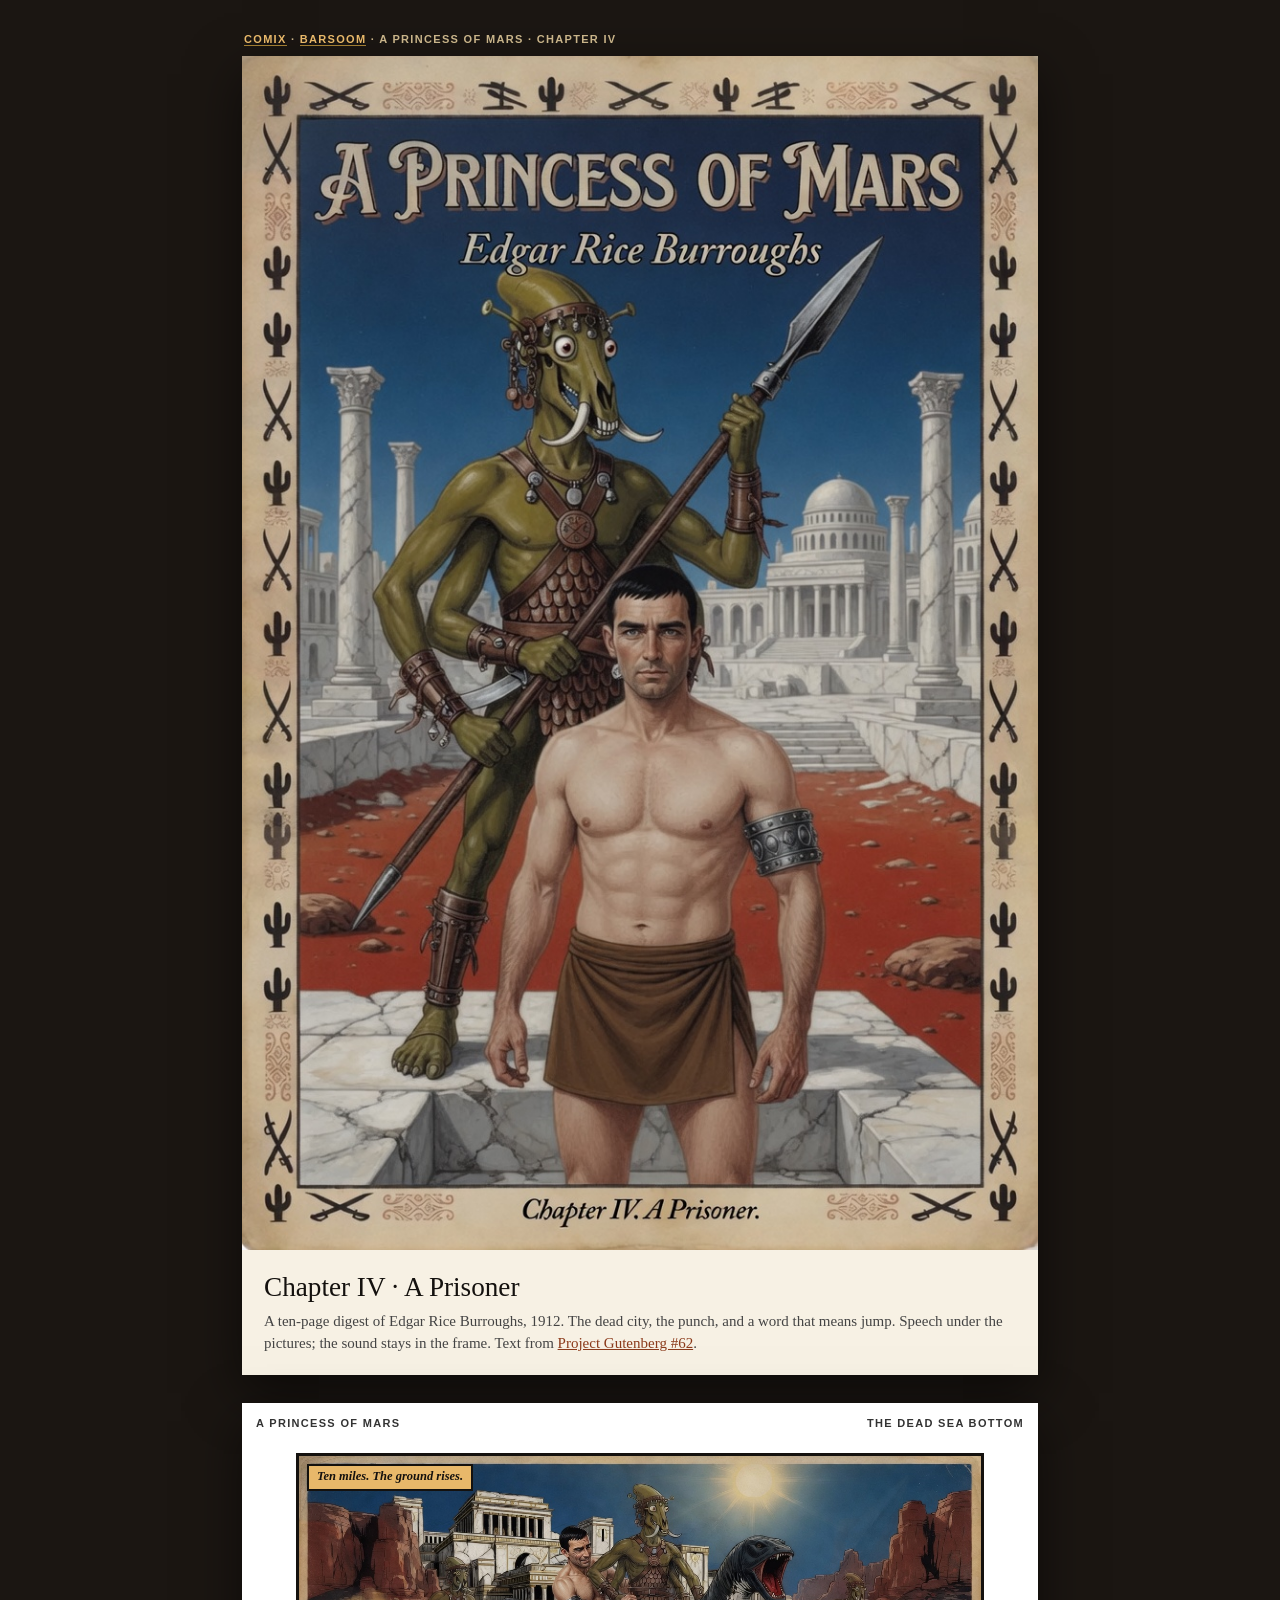
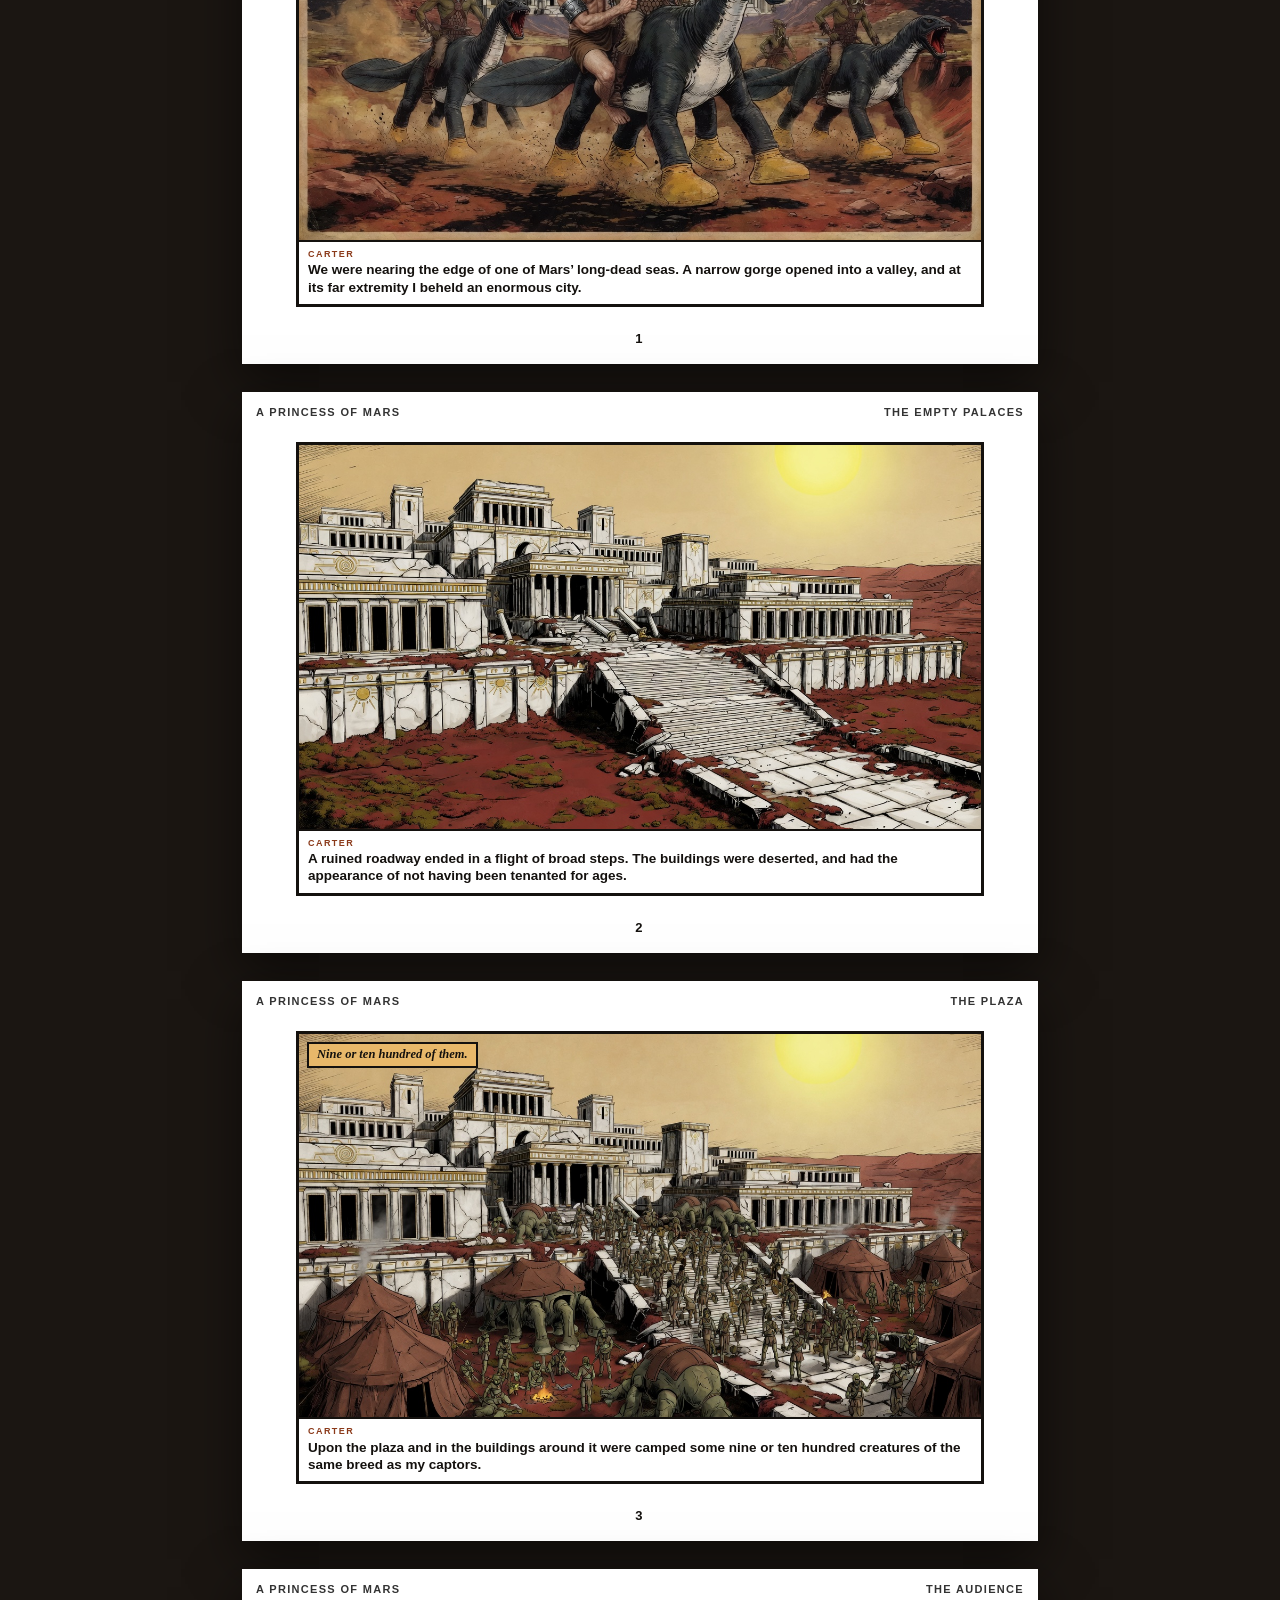
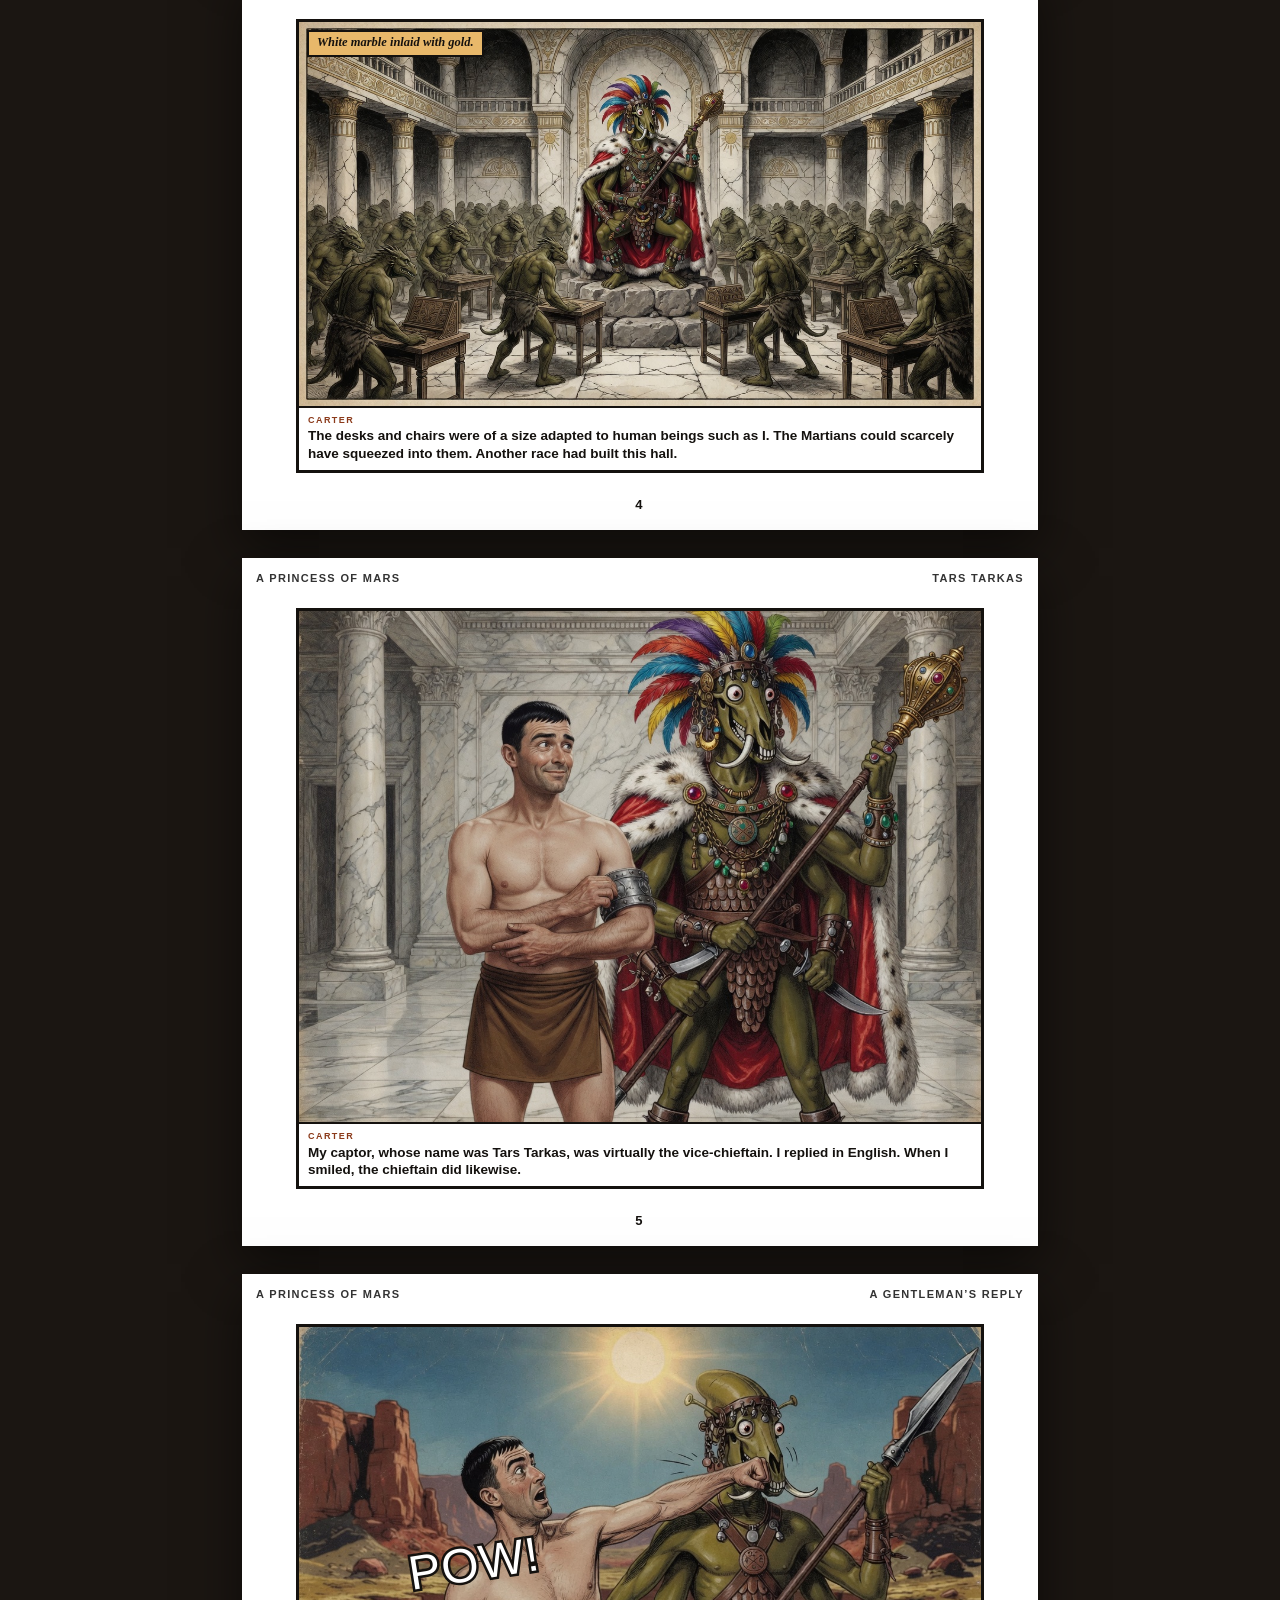
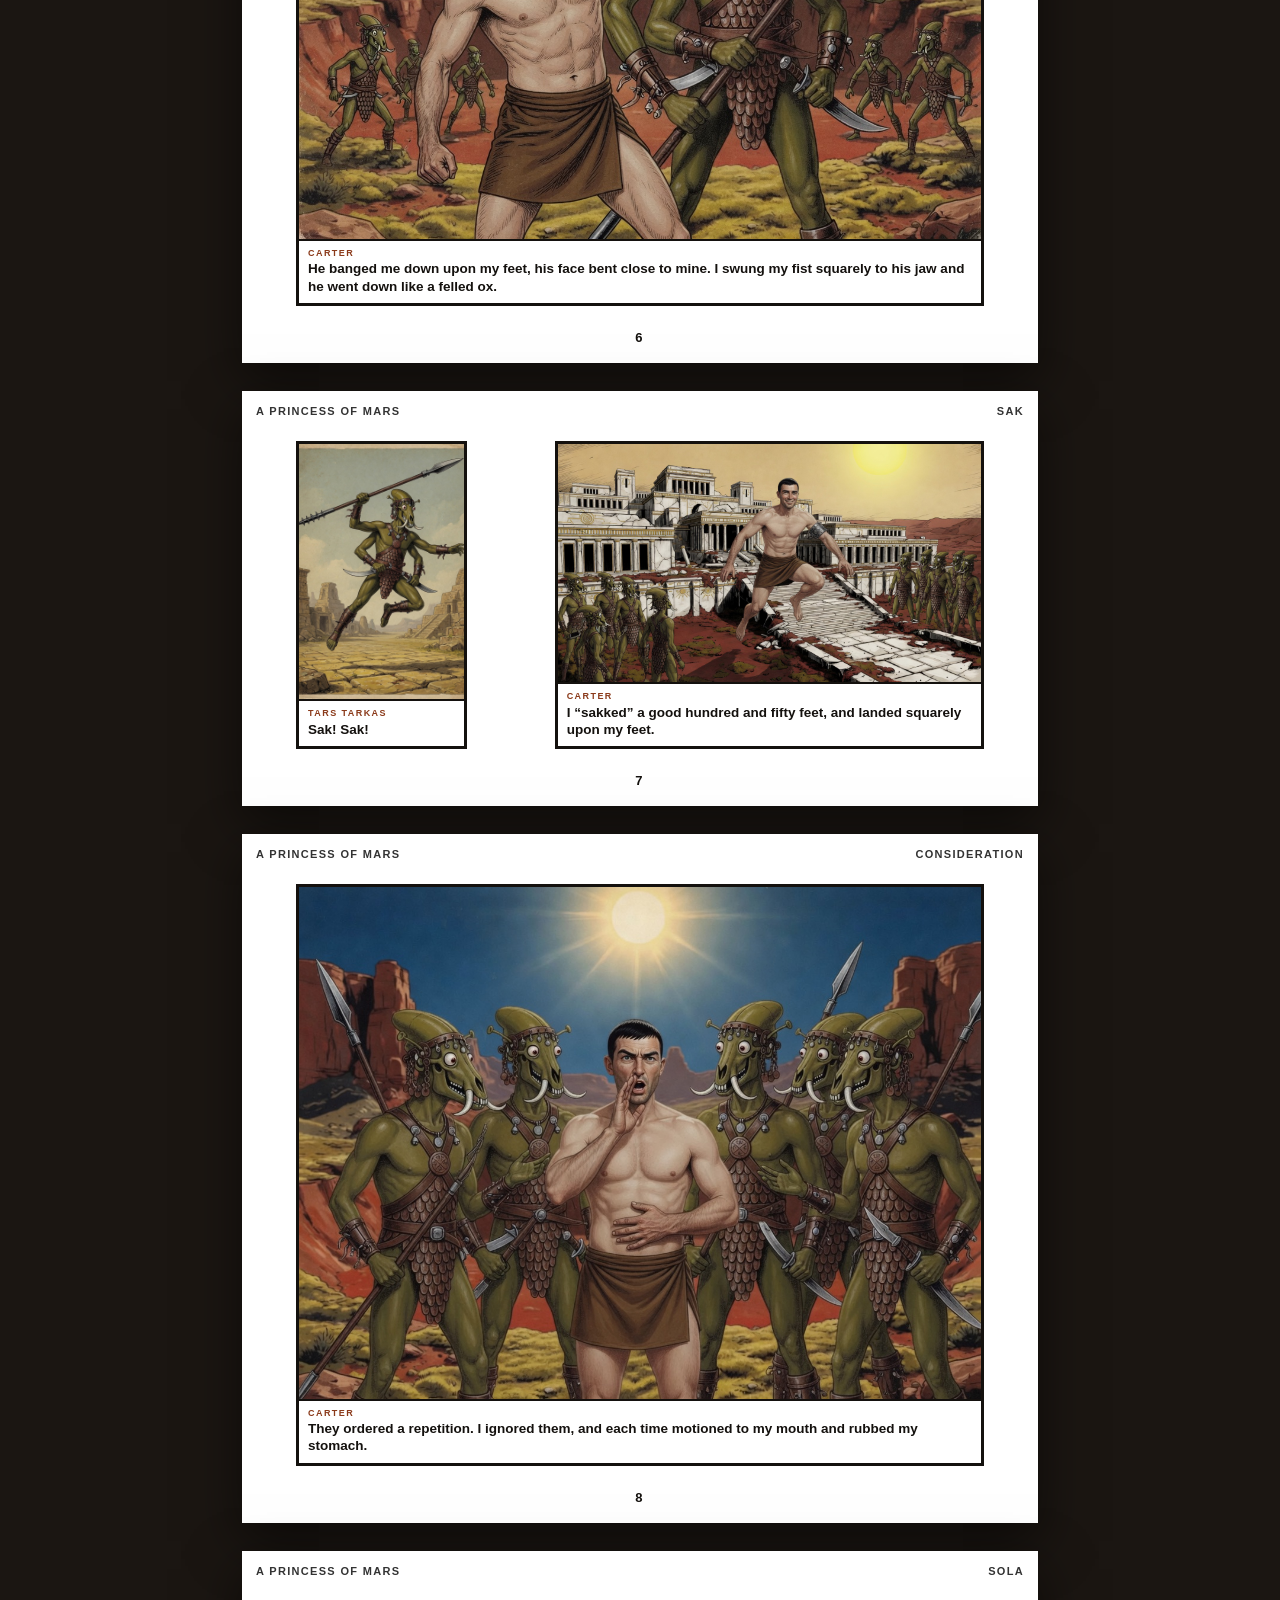
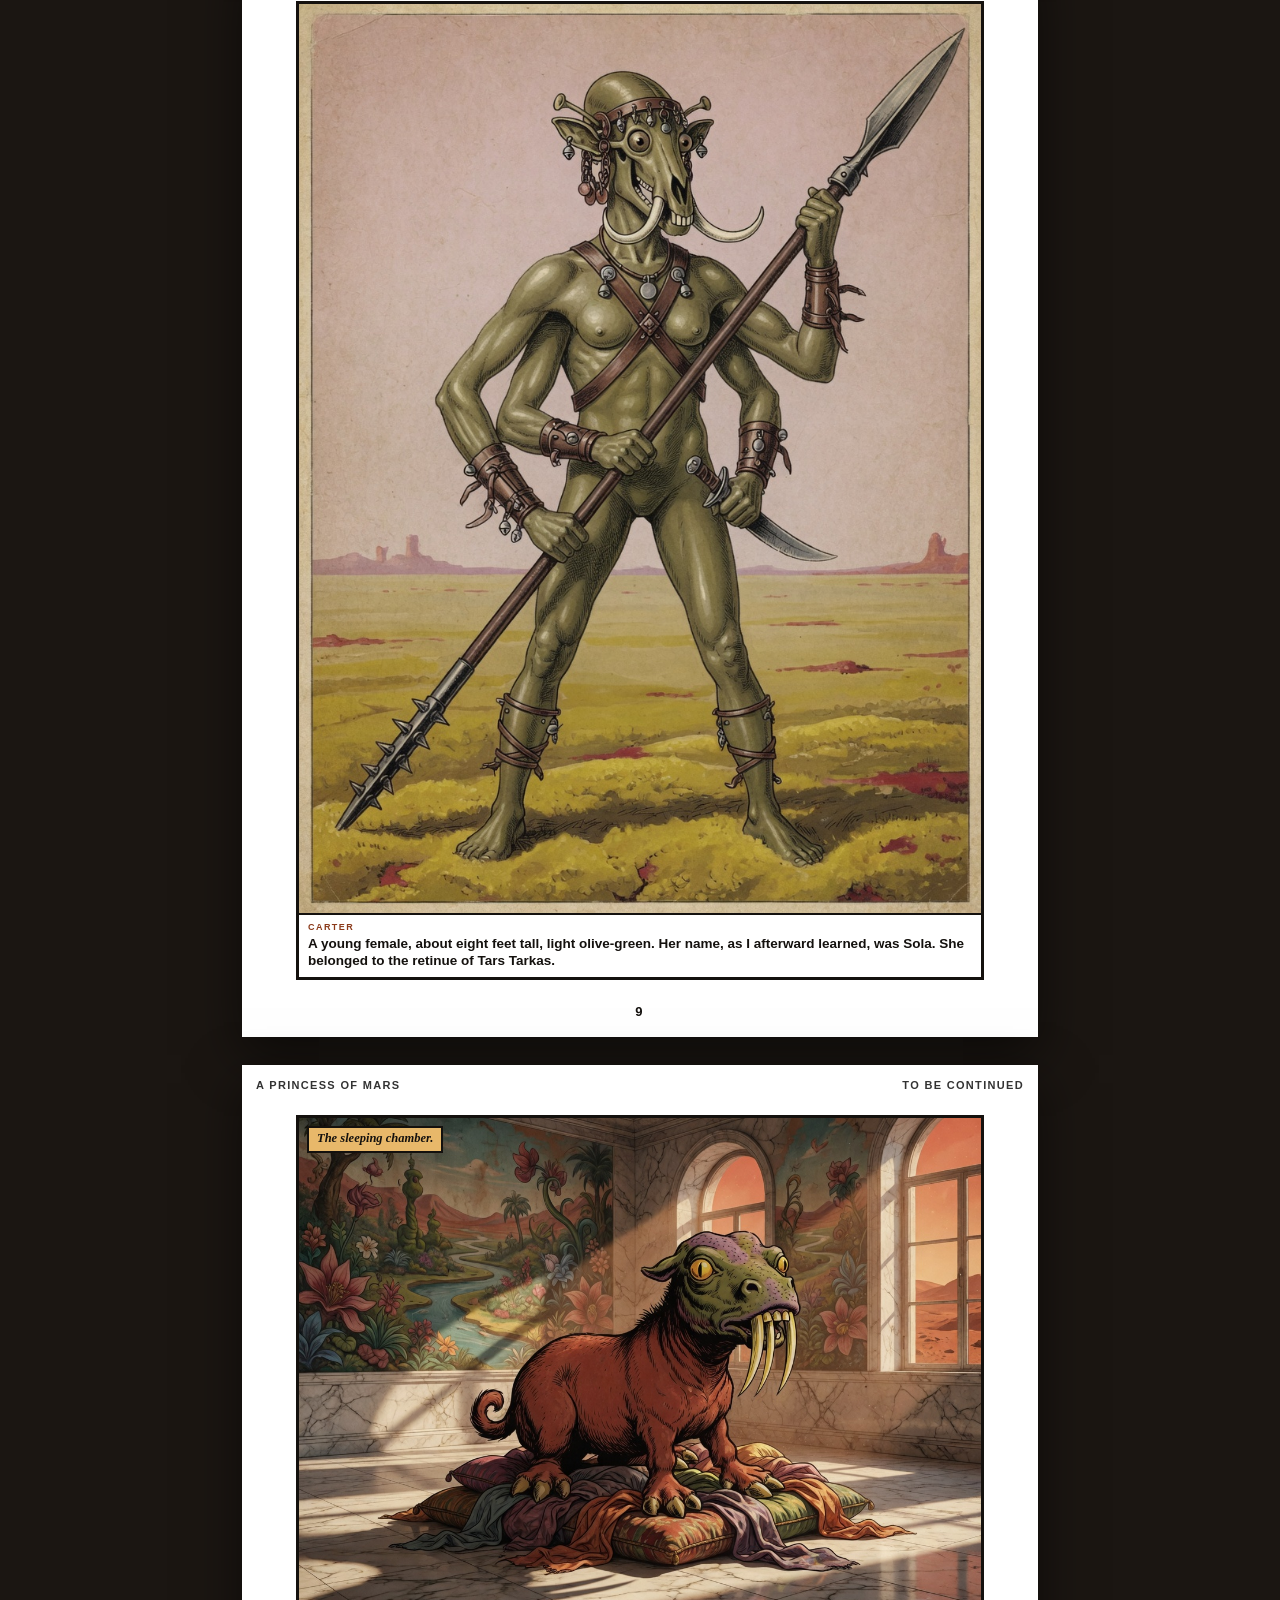
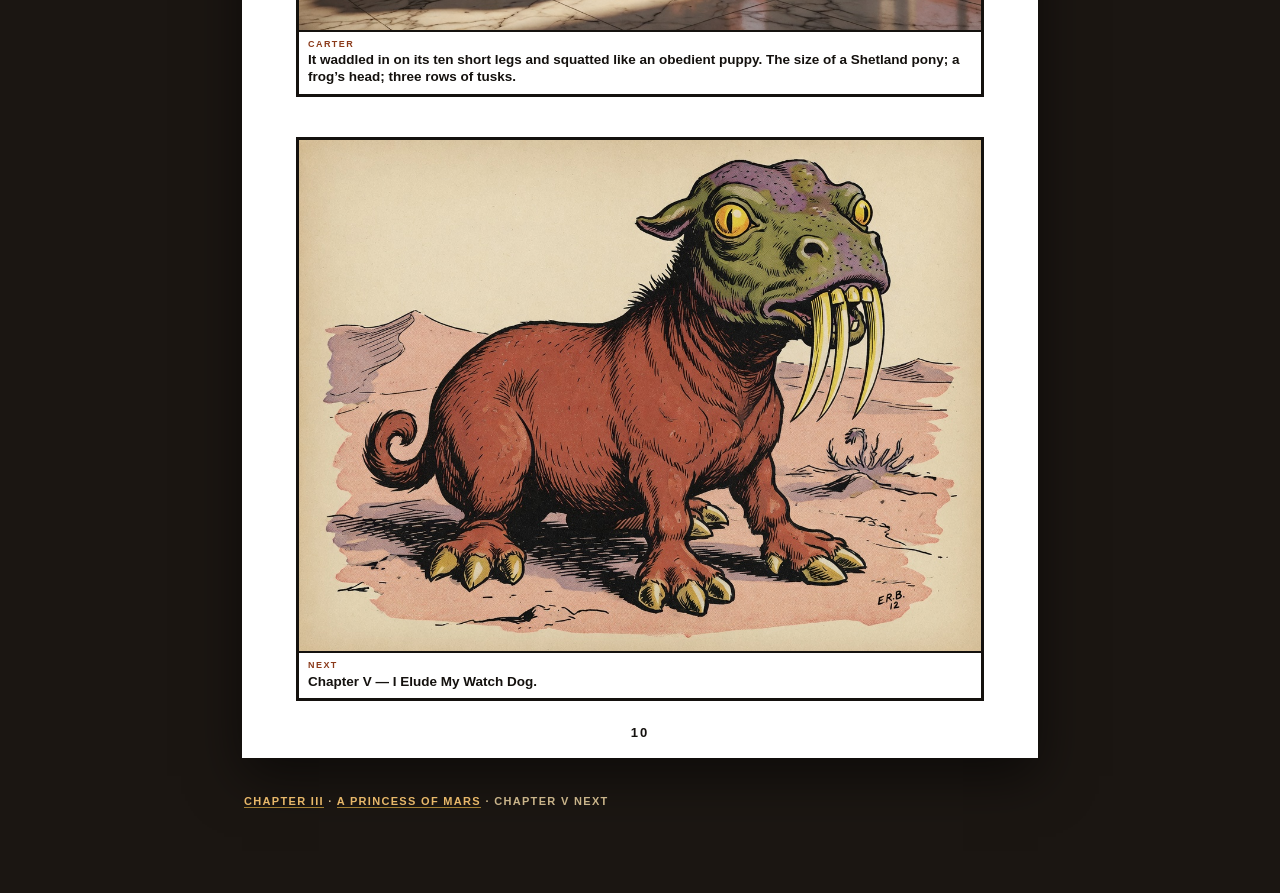
<file: books/barsoom/a-princess-of-mars/chapter-04/index.html>
<!DOCTYPE html>
<html lang="en">
<head>
<meta charset="utf-8">
<meta name="viewport" content="width=device-width, initial-scale=1">
<title>A Princess of Mars — Chapter IV</title>
<style>
:root {
  --ink: #14110e;
  --paper: #f7f1e4;
  --cap: #e8b86a;
  --gutter: 8px;
  --name: #8b3a1a;
}
* { box-sizing: border-box; }
body {
  margin: 0;
  background: #1b1612;
  color: var(--ink);
  font-family: "Trebuchet MS", "Gill Sans", "Century Gothic", sans-serif;
}
.stage { max-width: 820px; margin: 0 auto; padding: 24px 12px 64px; }
.page {
  background: #fff;
  padding: 14px 14px 18px;
  margin: 0 0 28px;
  box-shadow: 0 18px 50px #0008;
}
.running {
  display: flex;
  justify-content: space-between;
  align-items: baseline;
  font-weight: 800;
  letter-spacing: .12em;
  text-transform: uppercase;
  font-size: 11px;
  margin: 0 0 8px;
  color: #333;
}
.grid {
  display: grid;
  grid-template-columns: 1fr 1fr 1fr;
  gap: var(--gutter);
  align-items: stretch;
}
.panel {
  display: flex;
  flex-direction: column;
  border: 3px solid var(--ink);
  background: #fff;
  min-width: 0;
  min-height: 0;
}
.art {
  position: relative;
  background: #0d0b09;
  flex: 1 1 auto;
  overflow: hidden;
}
.art img {
  width: 100%;
  height: 100%;
  min-height: 200px;
  object-fit: cover;
  object-position: center 22%;
  display: block;
}
.wide .art img { min-height: 248px; object-position: center 40%; }
.span2 { grid-column: span 2; }
.span3 { grid-column: 1 / -1; }
.cap {
  position: absolute;
  top: 8px; left: 8px;
  background: var(--cap);
  border: 2px solid var(--ink);
  padding: 3px 8px 4px;
  font-family: Georgia, "Times New Roman", serif;
  font-style: italic;
  font-weight: 700;
  font-size: 12.5px;
  line-height: 1.25;
  z-index: 3;
  max-width: 62%;
}
.sfx {
  position: absolute;
  font-family: Impact, Haettenschweiler, "Arial Black", sans-serif;
  font-size: 48px;
  line-height: .9;
  color: #fff;
  -webkit-text-stroke: 5px var(--ink);
  paint-order: stroke fill;
  transform: rotate(-9deg);
  z-index: 5;
  pointer-events: none;
  letter-spacing: .02em;
}
.sfx.mid { left: 16%; top: 42%; }
.talk {
  flex: 0 0 auto;
  background: #fff;
  border-top: 2px solid var(--ink);
  padding: 7px 9px 8px;
  font-size: 13.5px;
  line-height: 1.28;
  font-weight: 700;
}
.talk p { margin: 0 0 6px; }
.talk p:last-child { margin: 0; }
.talk a { color: var(--name); }
.talk b {
  display: block;
  font-size: 9px;
  letter-spacing: .16em;
  text-transform: uppercase;
  color: var(--name);
  font-weight: 800;
  margin: 0 0 1px;
}
.pageno {
  text-align: center;
  font-weight: 800;
  font-size: 13px;
  margin-top: 8px;
  letter-spacing: .16em;
}
.cover { padding: 0; background: var(--paper); }
.cover img { width: 100%; height: auto; display: block; }
.intro {
  padding: 18px 22px 8px;
  font-family: Georgia, serif;
  font-size: 15px;
  line-height: 1.45;
}
.intro h1 { font-weight: 400; font-size: 1.7rem; margin: 0 0 .2rem; }
.intro p { margin: 0 0 .8rem; color: #444; }
.intro a { color: #8b3a1a; }
.site-nav {
  font: 800 11px/1.3 "Trebuchet MS", "Gill Sans", sans-serif;
  letter-spacing: .12em;
  text-transform: uppercase;
  padding: 8px 2px 10px;
  color: #c9b48a;
}
.site-nav a { color: #e8b86a; text-decoration: none; border-bottom: 1px solid #a07d32; }
@media (max-width: 640px) {
  .grid { grid-template-columns: 1fr 1fr; }
  .span2, .span3 { grid-column: 1 / -1; }
  .art img { min-height: 170px; }
}
</style>
</head>
<body>
<div class="stage">
<nav class="site-nav"><a href="/">Comix</a> · <a href="/books/barsoom/">Barsoom</a> · A Princess of Mars · Chapter IV</nav>

<article class="page cover" id="cover">
  <img src="panels/00-cover.jpg" alt="A Princess of Mars, Chapter IV">
  <div class="intro">
    <h1>Chapter IV · A Prisoner</h1>
    <p>A ten-page digest of Edgar Rice Burroughs, 1912. The dead city, the punch, and a word that means jump. Speech under the pictures; the sound stays in the frame. Text from <a href="https://gutenberg.org/cache/epub/62/pg62-images.html#chap04">Project Gutenberg #62</a>.</p>
  </div>
</article>

<article class="page" id="p1">
  <div class="running"><span>A Princess of Mars</span><span>The Dead Sea Bottom</span></div>
  <div class="grid">
    <figure class="panel span3 wide">
      <div class="art">
        <img src="panels/p1-01.jpg" alt="">
        <div class="cap">Ten miles. The ground rises.</div>
      </div>
      <figcaption class="talk"><p><b>Carter</b> We were nearing the edge of one of Mars’ long-dead seas. A narrow gorge opened into a valley, and at its far extremity I beheld an enormous city.</p></figcaption>
    </figure>
  </div>
  <div class="pageno">1</div>
</article>

<article class="page" id="p2">
  <div class="running"><span>A Princess of Mars</span><span>The Empty Palaces</span></div>
  <div class="grid">
    <figure class="panel span3 wide">
      <div class="art"><img src="panels/p1-02.jpg" alt=""></div>
      <figcaption class="talk"><p><b>Carter</b> A ruined roadway ended in a flight of broad steps. The buildings were deserted, and had the appearance of not having been tenanted for ages.</p></figcaption>
    </figure>
  </div>
  <div class="pageno">2</div>
</article>

<article class="page" id="p3">
  <div class="running"><span>A Princess of Mars</span><span>The Plaza</span></div>
  <div class="grid">
    <figure class="panel span3 wide">
      <div class="art">
        <img src="panels/p2-01.jpg" alt="">
        <div class="cap">Nine or ten hundred of them.</div>
      </div>
      <figcaption class="talk"><p><b>Carter</b> Upon the plaza and in the buildings around it were camped some nine or ten hundred creatures of the same breed as my captors.</p></figcaption>
    </figure>
  </div>
  <div class="pageno">3</div>
</article>

<article class="page" id="p4">
  <div class="running"><span>A Princess of Mars</span><span>The Audience</span></div>
  <div class="grid">
    <figure class="panel span3 wide">
      <div class="art">
        <img src="panels/p3-01.jpg" alt="">
        <div class="cap">White marble inlaid with gold.</div>
      </div>
      <figcaption class="talk"><p><b>Carter</b> The desks and chairs were of a size adapted to human beings such as I. The Martians could scarcely have squeezed into them. Another race had built this hall.</p></figcaption>
    </figure>
  </div>
  <div class="pageno">4</div>
</article>

<article class="page" id="p5">
  <div class="running"><span>A Princess of Mars</span><span>Tars Tarkas</span></div>
  <div class="grid">
    <figure class="panel span3 wide">
      <div class="art"><img src="panels/p4-01.jpg" alt=""></div>
      <figcaption class="talk"><p><b>Carter</b> My captor, whose name was Tars Tarkas, was virtually the vice-chieftain. I replied in English. When I smiled, the chieftain did likewise.</p></figcaption>
    </figure>
  </div>
  <div class="pageno">5</div>
</article>

<article class="page" id="p6">
  <div class="running"><span>A Princess of Mars</span><span>A Gentleman’s Reply</span></div>
  <div class="grid">
    <figure class="panel span3 wide">
      <div class="art">
        <img src="panels/p5-01.jpg" alt="">
        <div class="sfx mid">POW!</div>
      </div>
      <figcaption class="talk"><p><b>Carter</b> He banged me down upon my feet, his face bent close to mine. I swung my fist squarely to his jaw and he went down like a felled ox.</p></figcaption>
    </figure>
  </div>
  <div class="pageno">6</div>
</article>

<article class="page" id="p7">
  <div class="running"><span>A Princess of Mars</span><span>Sak</span></div>
  <div class="grid">
    <figure class="panel">
      <div class="art"><img src="panels/p6-01.jpg" alt=""></div>
      <figcaption class="talk"><p><b>Tars Tarkas</b> Sak! Sak!</p></figcaption>
    </figure>
    <figure class="panel span2">
      <div class="art"><img src="panels/p6-02.jpg" alt=""></div>
      <figcaption class="talk"><p><b>Carter</b> I “sakked” a good hundred and fifty feet, and landed squarely upon my feet.</p></figcaption>
    </figure>
  </div>
  <div class="pageno">7</div>
</article>

<article class="page" id="p8">
  <div class="running"><span>A Princess of Mars</span><span>Consideration</span></div>
  <div class="grid">
    <figure class="panel span3 wide">
      <div class="art"><img src="panels/p7-01.jpg" alt=""></div>
      <figcaption class="talk"><p><b>Carter</b> They ordered a repetition. I ignored them, and each time motioned to my mouth and rubbed my stomach.</p></figcaption>
    </figure>
  </div>
  <div class="pageno">8</div>
</article>

<article class="page" id="p9">
  <div class="running"><span>A Princess of Mars</span><span>Sola</span></div>
  <div class="grid">
    <figure class="panel span3 wide">
      <div class="art"><img src="panels/p8-01.jpg" alt=""></div>
      <figcaption class="talk"><p><b>Carter</b> A young female, about eight feet tall, light olive-green. Her name, as I afterward learned, was Sola. She belonged to the retinue of Tars Tarkas.</p></figcaption>
    </figure>
  </div>
  <div class="pageno">9</div>
</article>

<article class="page" id="p10">
  <div class="running"><span>A Princess of Mars</span><span>To Be Continued</span></div>
  <div class="grid">
    <figure class="panel span3 wide">
      <div class="art">
        <img src="panels/p9-01.jpg" alt="">
        <div class="cap">The sleeping chamber.</div>
      </div>
      <figcaption class="talk"><p><b>Carter</b> It waddled in on its ten short legs and squatted like an obedient puppy. The size of a Shetland pony; a frog’s head; three rows of tusks.</p></figcaption>
    </figure>
    <figure class="panel span3">
      <div class="art"><img src="panels/p10-01.jpg" alt=""></div>
      <figcaption class="talk"><p><b>Next</b> Chapter V — I Elude My Watch Dog.</p></figcaption>
    </figure>
  </div>
  <div class="pageno">10</div>
</article>

<p class="site-nav"><a href="/books/barsoom/a-princess-of-mars/chapter-03/">Chapter III</a> · <a href="/books/barsoom/a-princess-of-mars/">A Princess of Mars</a> · Chapter V next</p>

</div>
</body>
</html>
</file>
<file: css/site.css>
:root {
  --ink: #1c1610;
  --paper: #f4e6c8;
  --muted: #5c4e3d;
  --oxblood: #6b1c22;
  --gold: #a07d32;
  --prussian: #1c3554;
}
* { box-sizing: border-box; }
html, body { margin: 0; padding: 0; }
body {
  background: radial-gradient(1200px 600px at 50% 0%, #3a2c22 0%, #1a1410 55%, #0e0b09 100%);
  color: var(--ink);
  font-family: Palatino, "Palatino Linotype", "Iowan Old Style", "Times New Roman", serif;
  line-height: 1.5;
  min-height: 100vh;
}
.wrap {
  max-width: 920px;
  margin: 0 auto;
  padding: 28px 18px 64px;
}
.sheet {
  background: var(--paper);
  box-shadow: 0 0 0 1px #0008, 0 30px 80px #000a;
  padding: 2.2rem 2.4rem 3rem;
}
.kicker {
  font-variant: small-caps;
  letter-spacing: .28em;
  color: var(--oxblood);
  font-size: .82rem;
  margin: 0 0 .35rem;
}
h1 {
  font-weight: 400;
  font-size: 2.4rem;
  margin: 0 0 .35rem;
  letter-spacing: .02em;
}
.lede {
  color: var(--muted);
  font-style: italic;
  margin: 0 0 1.6rem;
  max-width: 38rem;
}
.rule {
  border: 0;
  height: 1px;
  background: linear-gradient(90deg, transparent, var(--gold), transparent);
  margin: 1.6rem 0;
}
h2 {
  font-weight: 400;
  letter-spacing: .14em;
  text-transform: uppercase;
  font-size: 1.05rem;
  color: var(--prussian);
  margin: 0 0 1rem;
}
.crumbs {
  font-size: .92rem;
  margin: 0 0 1.2rem;
}
.crumbs a { color: var(--oxblood); }
.grid {
  display: grid;
  grid-template-columns: repeat(auto-fill, minmax(240px, 1fr));
  gap: 1.1rem;
}
.card {
  display: block;
  background: #efe0bc;
  border: 1px solid #c9b48a;
  color: inherit;
  text-decoration: none;
  overflow: hidden;
}
.card img {
  width: 100%;
  height: 280px;
  object-fit: cover;
  object-position: center 15%;
  display: block;
  background: #1c1610;
}
.card .meta { padding: .7rem .8rem .9rem; }
.card strong {
  display: block;
  font-variant: small-caps;
  letter-spacing: .08em;
  color: var(--prussian);
}
.card span {
  display: block;
  color: var(--muted);
  font-size: .9rem;
  margin-top: .2rem;
}
.card.ghost {
  min-height: 220px;
  display: flex;
  align-items: center;
  justify-content: center;
  color: var(--muted);
  font-style: italic;
  border-style: dashed;
}
.book-head { margin-bottom: 1.2rem; }
.book-head p { margin: .3rem 0 0; color: var(--muted); }
footer {
  margin-top: 2rem;
  color: var(--muted);
  font-size: .9rem;
}
a { color: var(--oxblood); }
@media (max-width: 640px) {
  .sheet { padding: 1.4rem 1.1rem 2.2rem; }
  h1 { font-size: 1.8rem; }
  .card img { height: 200px; }
}
</file>
